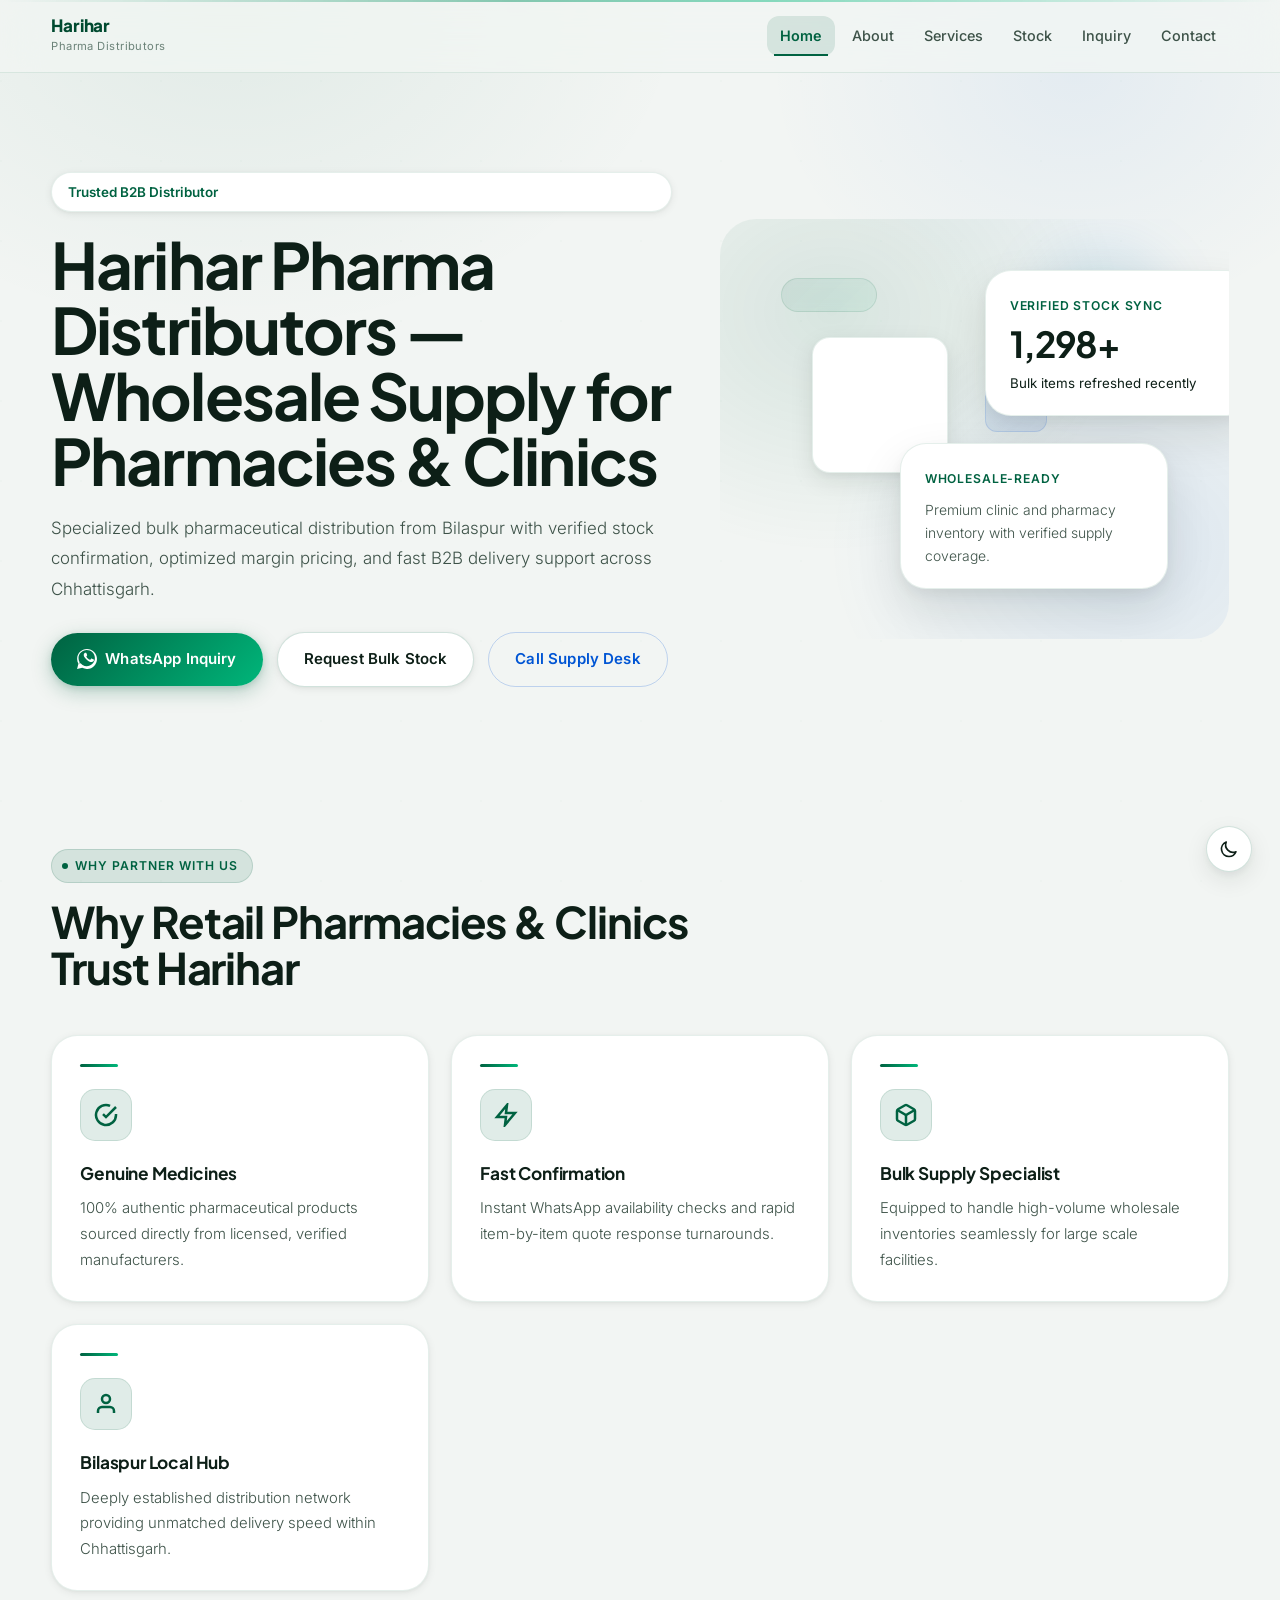
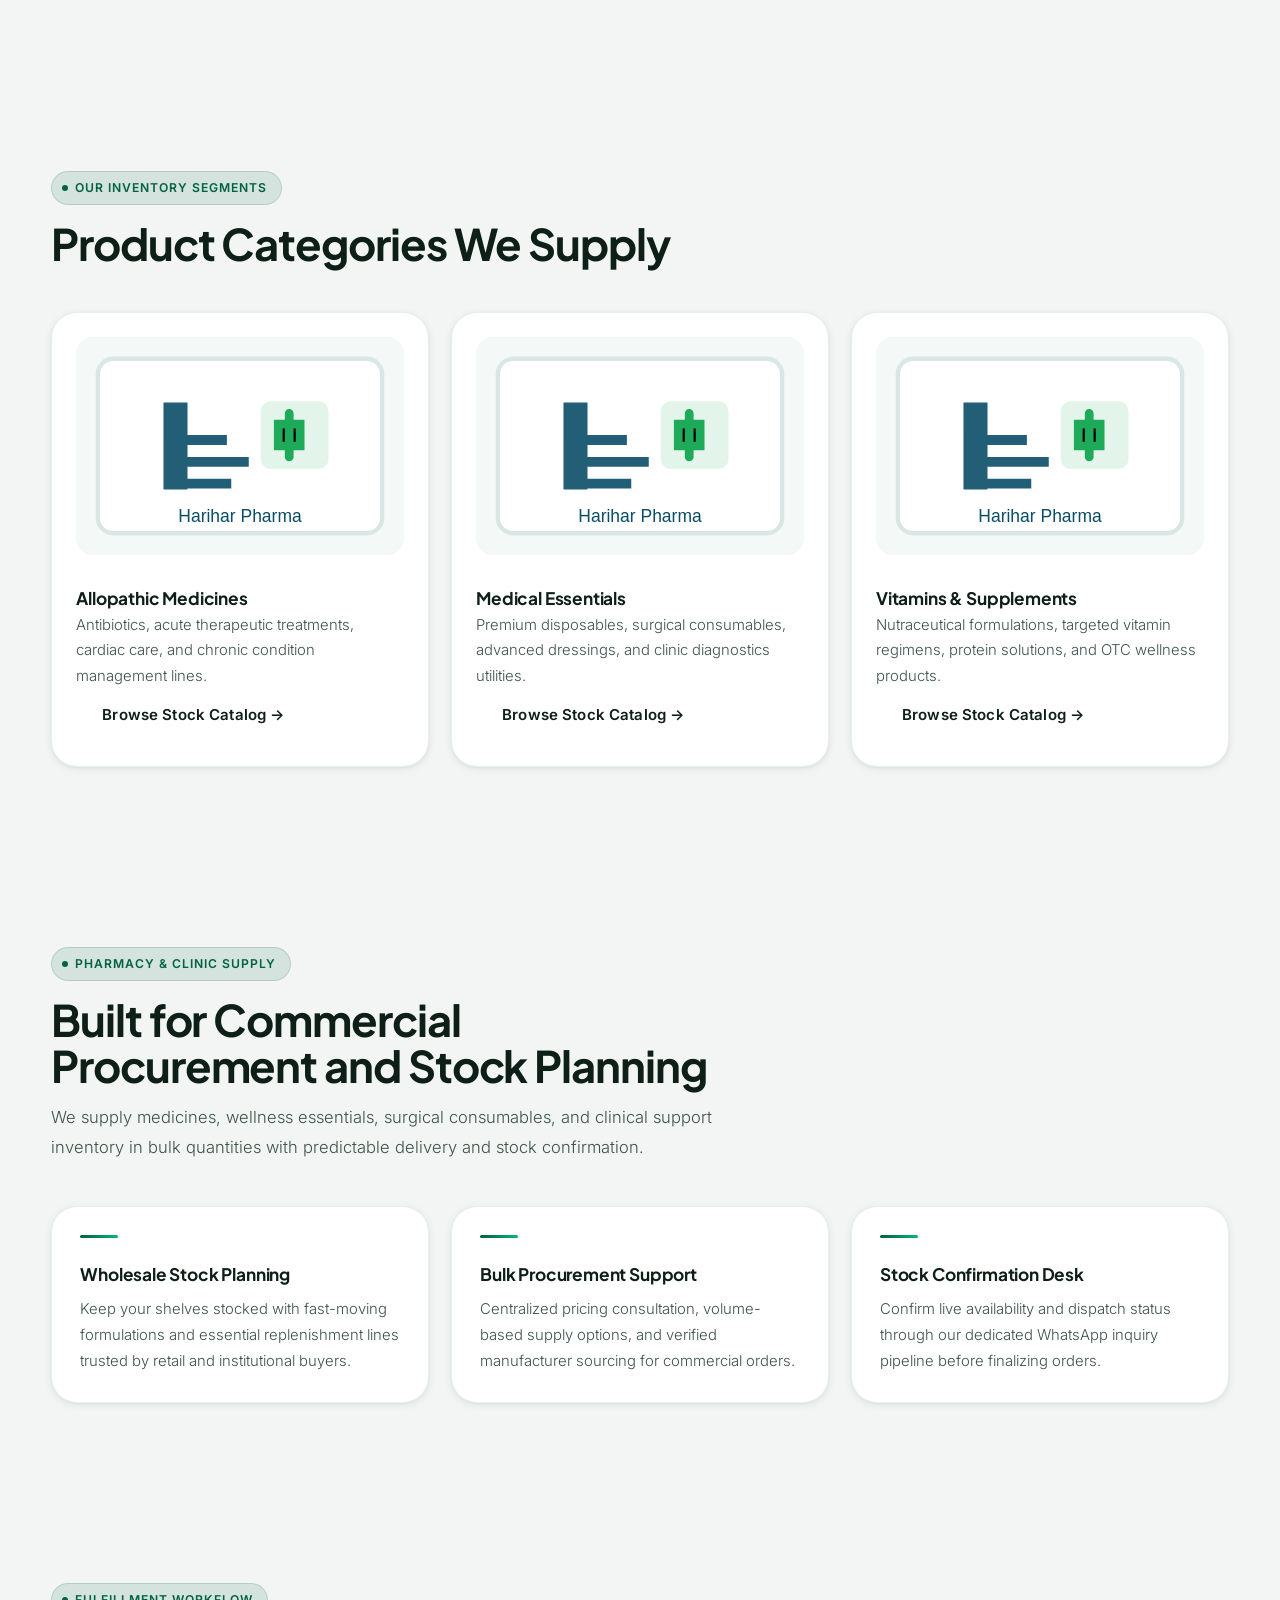
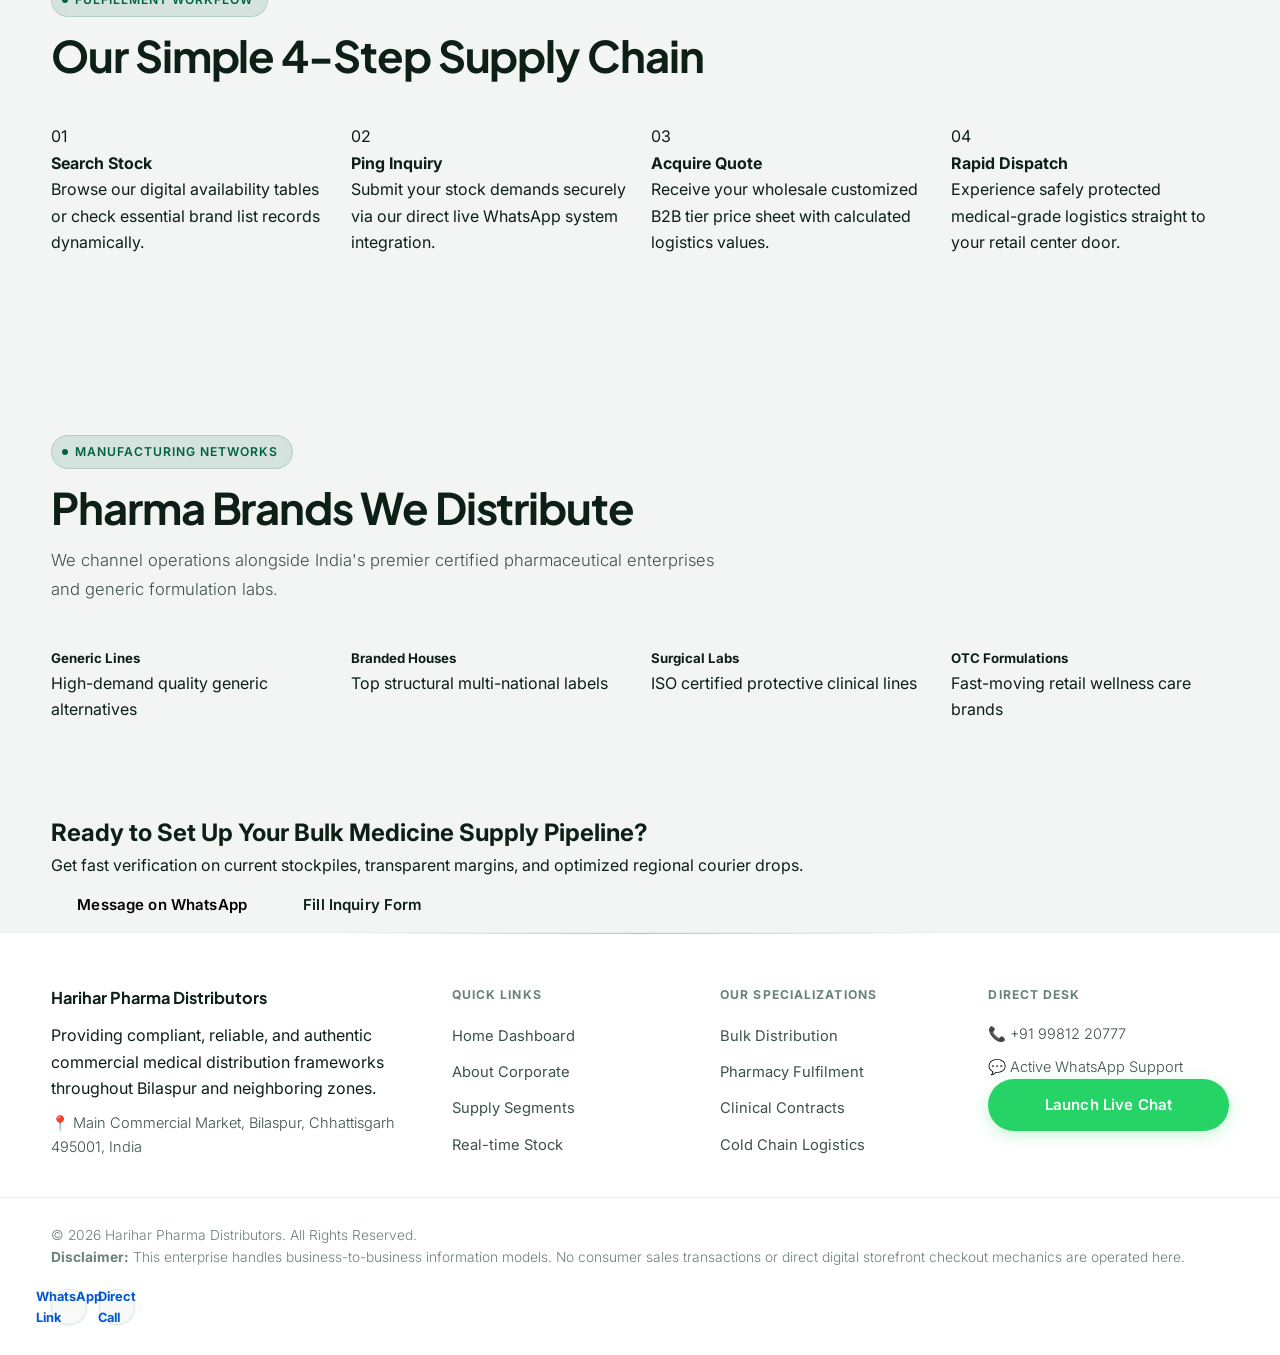
<file: index.html>
<!DOCTYPE html>
<html lang="en">
<head>
  <!-- Character Encoding & Viewport Optimization -->
  <meta charset="UTF-8">
  <meta name="viewport" content="width=device-width, initial-scale=1.0, shrink-to-fit=no">
  <meta http-equiv="X-UA-Compatible" content="IE=edge">
  
  <!-- Title & Core SEO Metadata -->
  <title>Harihar Pharma Distributors | B2B Wholesale Medicine Supplier in Bilaspur</title>
  <meta name="description" content="Harihar Pharma Distributors: Premier B2B wholesale pharmaceutical supplier in Bilaspur, Chhattisgarh. Fast WhatsApp stock confirmation, bulk medicine supply, verified authenticity. Contact +91 99812 20777.">
  <meta name="keywords" content="wholesale pharma distributor, bulk medicine supplier, pharmaceutical wholesale, Bilaspur drugs distribution, B2B pharmacy supply, generic medicines, OTC products">
  <meta name="author" content="Harihar Pharma Distributors">
  <meta name="robots" content="index, follow, max-snippet:-1, max-image-preview:large, max-video-preview:-1">
  <meta name="theme-color" content="#0A0F1D">
  
  <!-- Canonical URL & Alternate Links -->
  <link rel="canonical" href="https://hariharwholesale.example.com/index.html">
  <link rel="alternate" hreflang="en" href="https://hariharwholesale.example.com/">
  
  <!-- Open Graph Protocol Tags (Social Cards) -->
  <meta property="og:type" content="website">
  <meta property="og:site_name" content="Harihar Pharma Distributors">
  <meta property="og:locale" content="en_IN">
  <meta property="og:title" content="Harihar Pharma Distributors | B2B Wholesale Medicine Supplier">
  <meta property="og:description" content="Fast wholesale pharmaceutical supply from Bilaspur. Verified stock, competitive bulk pricing, WhatsApp support. B2B pharmacy & clinic distributor.">
  <meta property="og:image" content="https://hariharwholesale.example.com/assets/placeholder.svg">
  <meta property="og:image:width" content="1200">
  <meta property="og:image:height" content="630">
  <meta property="og:url" content="https://hariharwholesale.example.com/">
  
  <!-- Twitter Card Tags -->
  <meta name="twitter:card" content="summary_large_image">
  <meta name="twitter:site" content="@HariharPharma">
  <meta name="twitter:title" content="Harihar Pharma Distributors | B2B Wholesale Medicine">
  <meta name="twitter:description" content="Premier wholesale pharmaceutical distributor in Bilaspur. Fast stock confirmation via WhatsApp. Bulk supply for pharmacies & clinics.">
  <meta name="twitter:image" content="https://hariharwholesale.example.com/assets/placeholder.svg">
  
  <!-- Font Preloading & Performance -->
  <link rel="preconnect" href="https://fonts.googleapis.com">
  <link rel="preconnect" href="https://fonts.gstatic.com" crossorigin>
  <link href="https://fonts.googleapis.com/css2?family=Inter:wght@400;500;600;700&family=Plus+Jakarta+Sans:wght@500;700;800&display=swap" rel="stylesheet">
  
  <!-- Stylesheets -->
  <link rel="stylesheet" href="css/style.css">
  
  <!-- JSON-LD Structured Data - LocalBusiness & WholesaleStore Schema -->
  <script type="application/ld+json">
  {
    "@context": "https://schema.org",
    "@graph": [
      {
        "@type": ["LocalBusiness", "WholesaleStore"],
        "@id": "https://hariharwholesale.example.com/",
        "name": "Harihar Pharma Distributors",
        "alternateName": "Harihar Wholesale Pharmacy",
        "description": "B2B wholesale pharmaceutical distributor providing bulk medicine supply, fast stock confirmation, and reliable delivery across Bilaspur and Chhattisgarh",
        "url": "https://hariharwholesale.example.com/",
        "telephone": "+91-99812-20777",
        "contactPoint": {
          "@type": "ContactPoint",
          "contactType": "Business Inquiry",
          "telephone": "+91-99812-20777",
          "availableLanguage": ["en", "hi"]
        },
        "address": {
          "@type": "PostalAddress",
          "streetAddress": "Main Commercial Market",
          "addressLocality": "Bilaspur",
          "addressRegion": "Chhattisgarh",
          "postalCode": "495001",
          "addressCountry": "IN"
        },
        "areaServed": [
          {
            "@type": "AdministrativeArea",
            "name": "Bilaspur"
          },
          {
            "@type": "AdministrativeArea",
            "name": "Chhattisgarh"
          }
        ],
        "image": "https://hariharwholesale.example.com/assets/placeholder.svg",
        "sameAs": [
          "https://wa.me/919981220777"
        ],
        "openingHoursSpecification": [
          {
            "@type": "OpeningHoursSpecification",
            "dayOfWeek": ["Monday", "Tuesday", "Wednesday", "Thursday", "Friday"],
            "opens": "09:00",
            "closes": "18:00"
          },
          {
            "@type": "OpeningHoursSpecification",
            "dayOfWeek": "Saturday",
            "opens": "09:00",
            "closes": "14:00"
          }
        ],
        "priceRange": "$$",
        "serviceArea": [
          {
            "@type": "City",
            "name": "Bilaspur",
            "url": "https://en.wikipedia.org/wiki/Bilaspur"
          }
        ],
        "knowsAbout": [
          "Wholesale Pharmacy",
          "Pharmaceutical Distribution",
          "Bulk Medicine Supply",
          "Generic Medicines",
          "OTC Products",
          "Medical Devices"
        ]
      },
      {
        "@type": "WebSite",
        "@id": "https://hariharwholesale.example.com/#website",
        "url": "https://hariharwholesale.example.com/",
        "name": "Harihar Pharma Distributors",
        "potentialAction": {
          "@type": "SearchAction",
          "target": {
            "@type": "EntryPoint",
            "urlTemplate": "https://hariharwholesale.example.com/stock.html?q={search_term_string}"
          },
          "query-input": "required name=search_term_string"
        }
      }
    ]
  }
  </script>
</head>
<body>
  <button class="theme-toggle-btn" id="themeToggle" aria-label="Toggle display theme">
  <svg class="sun-icon" fill="none" stroke="currentColor" viewBox="0 0 24 24" stroke-width="2"><path stroke-linecap="round" stroke-linejoin="round" d="M12 3v1m0 16v1m9-9h-1M4 12H3m15.364-6.364l-.707.707M6.343 17.657l-.707.707m12.728 0l-.707-.707M6.343 6.343l-.707-.707M14 12a2 2 0 11-4 0 2 2 0 014 0z"/></svg>
  <svg class="moon-icon" fill="none" stroke="currentColor" viewBox="0 0 24 24" stroke-width="2"><path stroke-linecap="round" stroke-linejoin="round" d="M20.354 15.354A9 9 0 018.646 3.646 9.003 9.003 0 0012 21a9.003 9.003 0 008.354-5.646z"/></svg>
</button>
  <div id="site-preloader">
  <div class="loader-pulse-ring">
    <svg class="loader-icon" width="36" height="36" viewBox="0 0 24 24" fill="none" stroke="currentColor" stroke-width="2.5" stroke-linecap="round" stroke-linejoin="round">
      <line x1="12" y1="5" x2="12" y2="19"></line>
      <line x1="5" y1="12" x2="19" y2="12"></line>
    </svg>
  </div>
  <div class="loader-text">Harihar Pharma Distributors</div>
</div>
  <header class="site-header">
    <nav class="navbar container">
      <div class="navbar-brand">
        <span class="navbar-brand-main">Harihar</span>
        <span class="navbar-brand-subtitle">Pharma Distributors</span>
      </div>
      <button class="hamburger" aria-label="Toggle menu">
        <span></span>
        <span></span>
        <span></span>
      </button>
      <ul class="nav-links">
        <li><a href="index.html" class="active">Home</a></li>
        <li><a href="about.html">About</a></li>
        <li><a href="services.html">Services</a></li>
        <li><a href="stock.html">Stock</a></li>
        <li><a href="inquiry.html">Inquiry</a></li>
        <li><a href="contact.html">Contact</a></li>
      </ul>
    </nav>
  </header>

  <section class="hero">
    <div class="container hero-grid">
      <div class="hero-content">
        <span class="badge">Trusted B2B Distributor</span>
        <h1>Harihar Pharma Distributors — Wholesale Supply for Pharmacies & Clinics</h1>
        <p>Specialized bulk pharmaceutical distribution from Bilaspur with verified stock confirmation, optimized margin pricing, and fast B2B delivery support across Chhattisgarh.</p>
        <div class="hero-buttons">
          <button class="btn btn-primary-whatsapp" onclick="sendWhatsAppContact()">
            <svg width="20" height="20" viewBox="0 0 24 24" fill="currentColor"><path d="M.057 24l1.687-6.163c-1.041-1.804-1.588-3.849-1.587-5.946C.06 5.348 5.397.01 12.008.01c3.202.001 6.212 1.246 8.477 3.513 2.266 2.268 3.507 5.28 3.505 8.484-.004 6.657-5.34 11.997-11.953 11.997-2.005-.001-3.973-.502-5.713-1.455L0 24zm6.59-4.846c1.66.986 3.296 1.489 4.974 1.49 5.425 0 9.832-4.388 9.835-9.78.001-2.614-1.011-5.071-2.852-6.915C16.707 2.105 14.25 1.093 11.64 1.093c-5.43 0-9.84 4.388-9.843 9.782-.002 1.77.466 3.498 1.354 5.03l-.393 1.434 1.483-.389zm13.045-6.735c-.3-.15-1.771-.875-2.046-.975-.276-.1-.476-.15-.676.15-.2.3-.776.976-.95 1.176-.175.2-.35.225-.65.075-.301-.15-1.267-.467-2.414-1.492-.893-.797-1.496-1.783-1.671-2.083-.176-.3-.019-.462.13-.611.135-.134.3-.35.45-.525.15-.175.2-.3.3-.5.1-.2.05-.375-.025-.525-.075-.15-.676-1.628-.926-2.227-.242-.584-.49-.505-.676-.514-.175-.009-.376-.01-.576-.01-.2 0-.526.075-.802.375-.276.3-1.052 1.026-1.052 2.502s1.077 2.902 1.227 3.101c.15.2 2.117 3.232 5.129 4.532.716.31 1.275.494 1.712.633.719.228 1.374.196 1.891.119.577-.087 1.771-.725 2.022-1.425.25-.7.25-1.3.175-1.425-.076-.125-.276-.2-.576-.35z"/></svg>
            WhatsApp Inquiry
          </button>
          <a href="inquiry.html" class="btn btn-secondary">Request Bulk Stock</a>
          <a href="#" id="hero-phone-btn" class="btn btn-outline">Call Supply Desk</a>
        </div>
      </div>
      <div class="hero-image-wrapper">
        <div class="hero-accent-bg"></div>
        <div class="hero-animation-scene" aria-hidden="true">
          <div class="hero-glow-orb"></div>
          <div class="hero-pill pill-sm" data-float="0.85"></div>
          <div class="hero-pill pill-lg" data-float="1.1"></div>
          <div class="hero-cross" data-float="1.2"></div>

          <div class="hero-medical-box" data-float="1.05">
            <div class="box-top"></div>
            <div class="box-front"></div>
            <div class="box-label">H</div>
          </div>

          <div class="hero-card hero-card-left" data-float="0.95">
            <span>Verified Stock Sync</span>
            <strong id="hero-stock-count" data-target="1298">1.3K+</strong>
            <small>Bulk items refreshed recently</small>
          </div>

          <div class="hero-card hero-card-right" data-float="0.9">
            <span>Wholesale-ready</span>
            <p>Premium clinic and pharmacy inventory with verified supply coverage.</p>
          </div>
        </div>
      </div>
    </div>
  </section>

  <section class="trust-section section">
    <div class="container">
      <div class="section-header">
        <span class="section-subtitle">Why Partner With Us</span>
        <h2>Why Retail Pharmacies & Clinics Trust Harihar</h2>
      </div>
      <div class="trust-grid">
        <div class="trust-item">
          <div class="trust-icon-box">
            <svg width="24" height="24" viewBox="0 0 24 24" fill="none" stroke="currentColor" stroke-width="2.5"><path d="M22 11.08V12a10 10 0 1 1-5.93-9.14"></path><polyline points="22 4 12 14.01 9 11.01"></polyline></svg>
          </div>
          <h3>Genuine Medicines</h3>
          <p>100% authentic pharmaceutical products sourced directly from licensed, verified manufacturers.</p>
        </div>
        <div class="trust-item">
          <div class="trust-icon-box">
            <svg width="24" height="24" viewBox="0 0 24 24" fill="none" stroke="currentColor" stroke-width="2.5"><polygon points="13 2 3 14 12 14 11 22 21 10 12 10 13 2"></polygon></svg>
          </div>
          <h3>Fast Confirmation</h3>
          <p>Instant WhatsApp availability checks and rapid item-by-item quote response turnarounds.</p>
        </div>
        <div class="trust-item">
          <div class="trust-icon-box">
            <svg width="24" height="24" viewBox="0 0 24 24" fill="none" stroke="currentColor" stroke-width="2.5"><path d="M21 16V8a2 2 0 0 0-1-1.73l-7-4a2 2 0 0 0-2 0l-7 4A2 2 0 0 0 3 8v8a2 2 0 0 0 1 1.73l7 4a2 2 0 0 0 2 0l7-4A2 2 0 0 0 21 16z"></path><polyline points="3.27 6.96 12 12.01 20.73 6.96"></polyline><line x1="12" y1="22.08" x2="12" y2="12"></line></svg>
          </div>
          <h3>Bulk Supply Specialist</h3>
          <p>Equipped to handle high-volume wholesale inventories seamlessly for large scale facilities.</p>
        </div>
        <div class="trust-item">
          <div class="trust-icon-box">
            <svg width="24" height="24" viewBox="0 0 24 24" fill="none" stroke="currentColor" stroke-width="2.5"><path d="M20 21v-2a4 4 0 0 0-4-4H8a4 4 0 0 0-4 4v2"></path><circle cx="12" cy="7" r="4"></circle></svg>
          </div>
          <h3>Bilaspur Local Hub</h3>
          <p>Deeply established distribution network providing unmatched delivery speed within Chhattisgarh.</p>
        </div>
      </div>
    </div>
  </section>

  <section class="categories-section section">
    <div class="container">
      <div class="section-header">
        <span class="section-subtitle">Our Inventory Segments</span>
        <h2>Product Categories We Supply</h2>
      </div>
      <div class="grid grid-3">
        <div class="card product-card">
          <div class="card-image">
            <img src="assets/placeholder.svg" alt="Allopathic Medicines" loading="lazy" decoding="async">
          </div>
          <div class="card-body">
            <h3>Allopathic Medicines</h3>
            <p>Antibiotics, acute therapeutic treatments, cardiac care, and chronic condition management lines.</p>
            <a href="stock.html" class="btn btn-text">Browse Stock Catalog →</a>
          </div>
        </div>
        <div class="card product-card">
          <div class="card-image">
            <img src="assets/placeholder.svg" alt="Medical Essentials" loading="lazy" decoding="async">
          </div>
          <div class="card-body">
            <h3>Medical Essentials</h3>
            <p>Premium disposables, surgical consumables, advanced dressings, and clinic diagnostics utilities.</p>
            <a href="stock.html" class="btn btn-text">Browse Stock Catalog →</a>
          </div>
        </div>
        <div class="card product-card">
          <div class="card-image">
            <img src="assets/placeholder.svg" alt="Vitamins & Supplements" loading="lazy" decoding="async">
          </div>
          <div class="card-body">
            <h3>Vitamins & Supplements</h3>
            <p>Nutraceutical formulations, targeted vitamin regimens, protein solutions, and OTC wellness products.</p>
            <a href="stock.html" class="btn btn-text">Browse Stock Catalog →</a>
          </div>
        </div>
      </div>
    </div>
  </section>

  <section class="section supply-services-section">
    <div class="container">
      <div class="section-header">
        <span class="section-subtitle">Pharmacy & Clinic Supply</span>
        <h2>Built for Commercial Procurement and Stock Planning</h2>
        <p class="section-desc">We supply medicines, wellness essentials, surgical consumables, and clinical support inventory in bulk quantities with predictable delivery and stock confirmation.</p>
      </div>
      <div class="grid grid-3">
        <div class="service-display-card">
          <h3>Wholesale Stock Planning</h3>
          <p>Keep your shelves stocked with fast-moving formulations and essential replenishment lines trusted by retail and institutional buyers.</p>
        </div>
        <div class="service-display-card">
          <h3>Bulk Procurement Support</h3>
          <p>Centralized pricing consultation, volume-based supply options, and verified manufacturer sourcing for commercial orders.</p>
        </div>
        <div class="service-display-card">
          <h3>Stock Confirmation Desk</h3>
          <p>Confirm live availability and dispatch status through our dedicated WhatsApp inquiry pipeline before finalizing orders.</p>
        </div>
      </div>
    </div>
  </section>

  <section class="process-section section">
    <div class="container">
      <div class="section-header">
        <span class="section-subtitle">Fulfillment Workflow</span>
        <h2>Our Simple 4-Step Supply Chain</h2>
      </div>
      <div class="grid grid-4 process-grid">
        <div class="process-step">
          <div class="step-number">01</div>
          <h4>Search Stock</h4>
          <p>Browse our digital availability tables or check essential brand list records dynamically.</p>
        </div>
        <div class="process-step">
          <div class="step-number">02</div>
          <h4>Ping Inquiry</h4>
          <p>Submit your stock demands securely via our direct live WhatsApp system integration.</p>
        </div>
        <div class="process-step">
          <div class="step-number">03</div>
          <h4>Acquire Quote</h4>
          <p>Receive your wholesale customized B2B tier price sheet with calculated logistics values.</p>
        </div>
        <div class="process-step">
          <div class="step-number">04</div>
          <h4>Rapid Dispatch</h4>
          <p>Experience safely protected medical-grade logistics straight to your retail center door.</p>
        </div>
      </div>
    </div>
  </section>

  <section class="brands-section section">
    <div class="container">
      <div class="section-header">
        <span class="section-subtitle">Manufacturing Networks</span>
        <h2>Pharma Brands We Distribute</h2>
        <p class="section-desc">We channel operations alongside India's premier certified pharmaceutical enterprises and generic formulation labs.</p>
      </div>
      <div class="grid grid-4 brand-grid">
        <div class="brand-item">
          <h5>Generic Lines</h5>
          <p>High-demand quality generic alternatives</p>
        </div>
        <div class="brand-item">
          <h5>Branded Houses</h5>
          <p>Top structural multi-national labels</p>
        </div>
        <div class="brand-item">
          <h5>Surgical Labs</h5>
          <p>ISO certified protective clinical lines</p>
        </div>
        <div class="brand-item">
          <h5>OTC Formulations</h5>
          <p>Fast-moving retail wellness care brands</p>
        </div>
      </div>
    </div>
  </section>

  <section class="cta-section">
    <div class="container cta-container">
      <div class="cta-content">
        <h2>Ready to Set Up Your Bulk Medicine Supply Pipeline?</h2>
        <p>Get fast verification on current stockpiles, transparent margins, and optimized regional courier drops.</p>
      </div>
      <div class="cta-actions">
        <button class="btn btn-white" onclick="sendWhatsAppContact()">Message on WhatsApp</button>
        <a href="inquiry.html" class="btn btn-outline-white">Fill Inquiry Form</a>
      </div>
    </div>
  </section>

  <footer class="site-footer">
    <div class="container footer-grid">
      <div class="footer-brand-side">
        <h3>Harihar Pharma Distributors</h3>
        <p>Providing compliant, reliable, and authentic commercial medical distribution frameworks throughout Bilaspur and neighboring zones.</p>
        <p class="footer-location" id="footer-address-slot">📍 Bilaspur, Chhattisgarh, India</p>
      </div>
      <div class="footer-links-column">
        <h4>Quick Links</h4>
        <ul>
          <li><a href="index.html">Home Dashboard</a></li>
          <li><a href="about.html">About Corporate</a></li>
          <li><a href="services.html">Supply Segments</a></li>
          <li><a href="stock.html">Real-time Stock</a></li>
        </ul>
      </div>
      <div class="footer-links-column">
        <h4>Our Specializations</h4>
        <ul>
          <li><a href="services.html">Bulk Distribution</a></li>
          <li><a href="services.html">Pharmacy Fulfilment</a></li>
          <li><a href="services.html">Clinical Contracts</a></li>
          <li><a href="services.html">Cold Chain Logistics</a></li>
        </ul>
      </div>
      <div class="footer-links-column">
        <h4>Direct Desk</h4>
        <p class="footer-contact-item" id="footer-phone-slot">📞 +91 99812 20777</p>
        <p class="footer-contact-item">💬 Active WhatsApp Support</p>
        <button class="btn btn-whatsapp-footer" onclick="sendWhatsAppContact()">Launch Live Chat</button>
      </div>
    </div>
    <div class="footer-bottom">
      <div class="container footer-bottom-flex">
        <p class="footer-disclaimer">
          &copy; 2026 Harihar Pharma Distributors. All Rights Reserved. <br>
          <span><strong>Disclaimer:</strong> This enterprise handles business-to-business information models. No consumer sales transactions or direct digital storefront checkout mechanics are operated here.</span>
        </p>
        <div class="footer-socials">
          <a href="#" id="footer-wa-link" target="_blank">WhatsApp Link</a>
          <a href="#" id="footer-call-link">Direct Call</a>
        </div>
      </div>
    </div>
  </footer>

  <script src="js/script.js"></script>
</body>
</html>
</file>
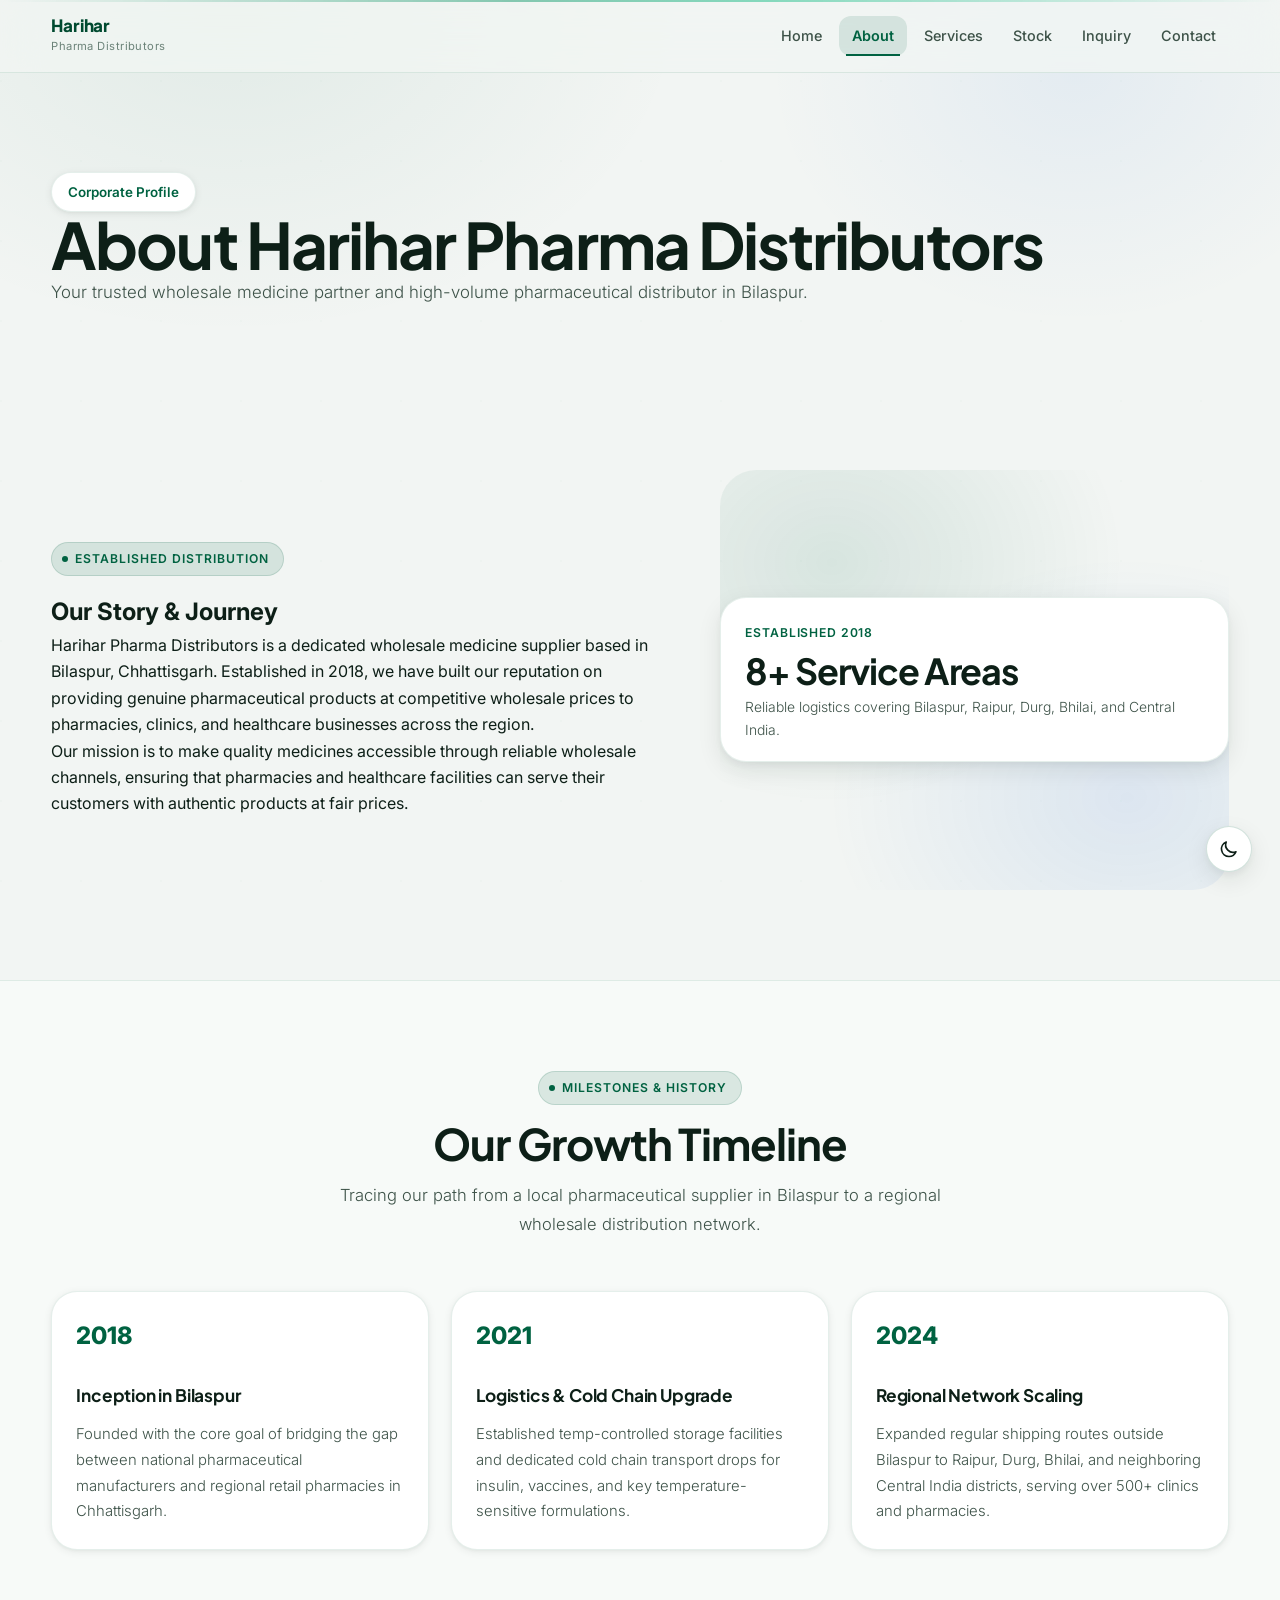
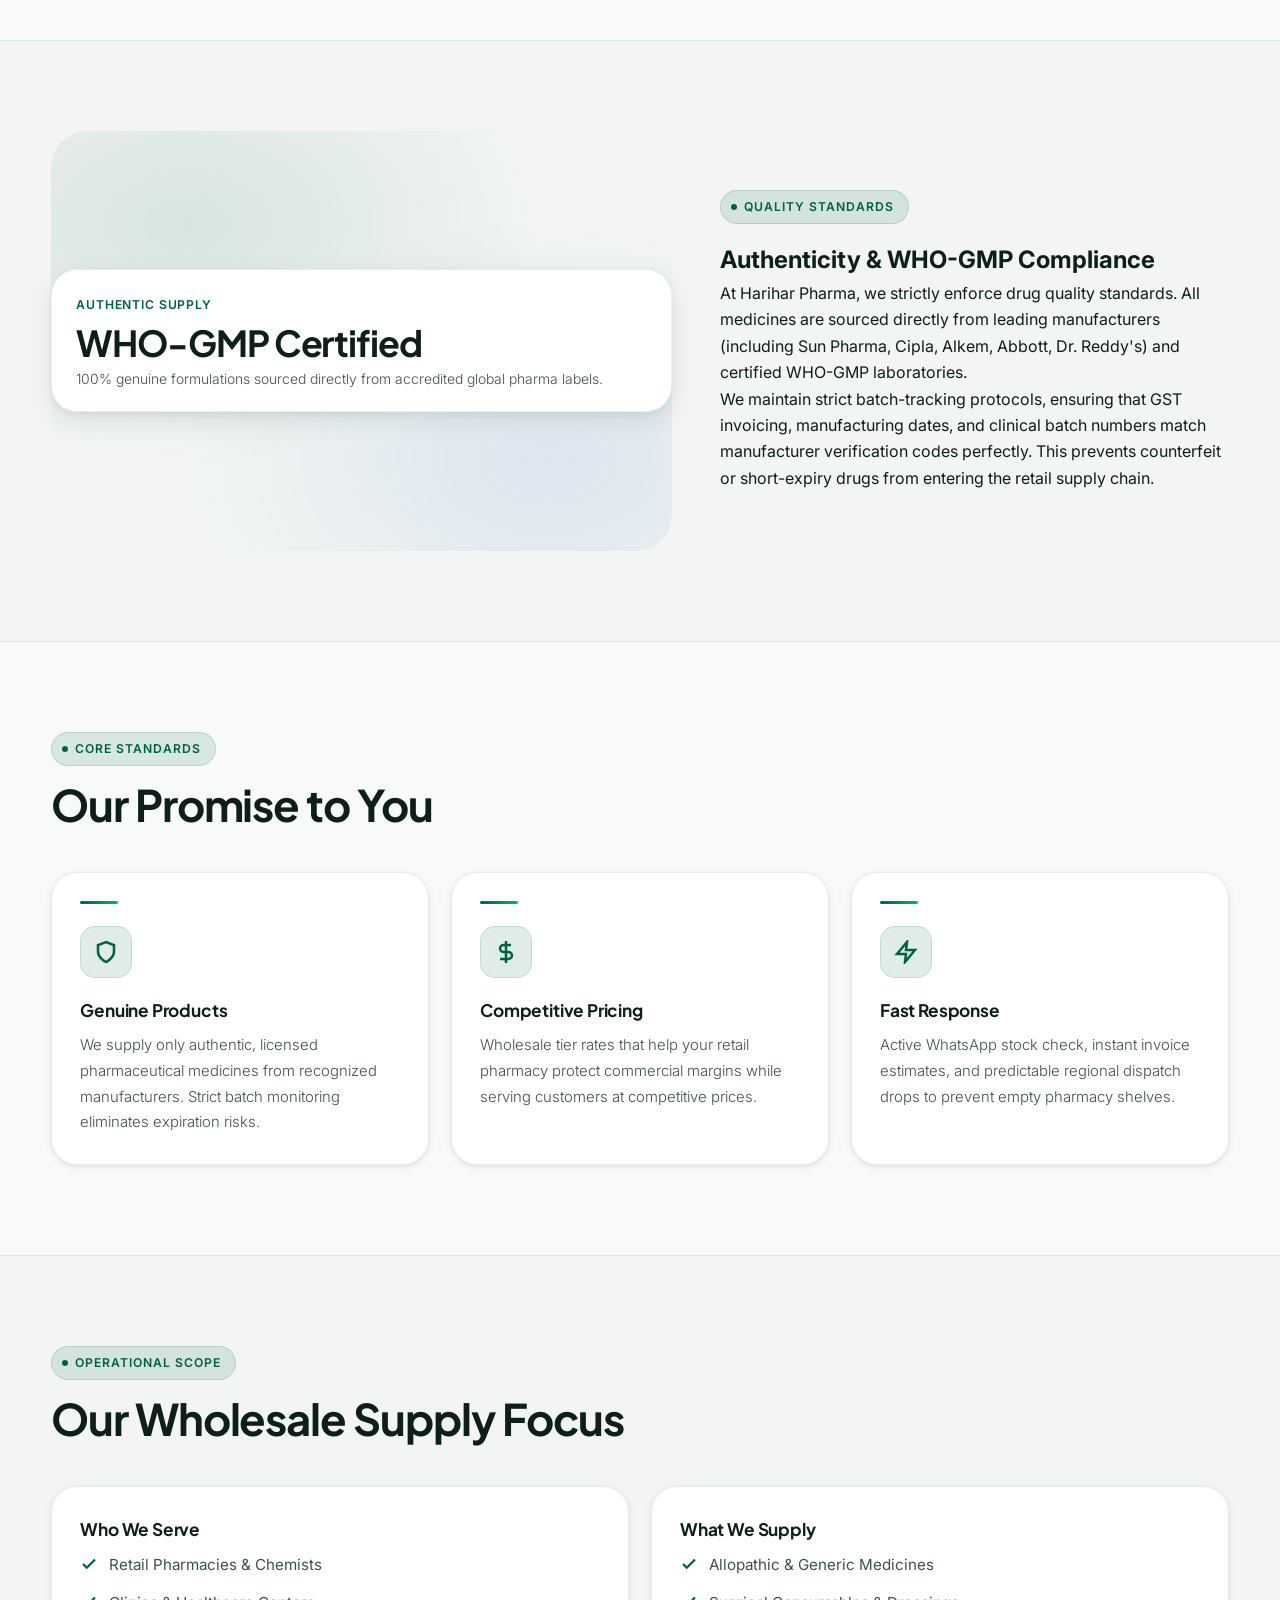
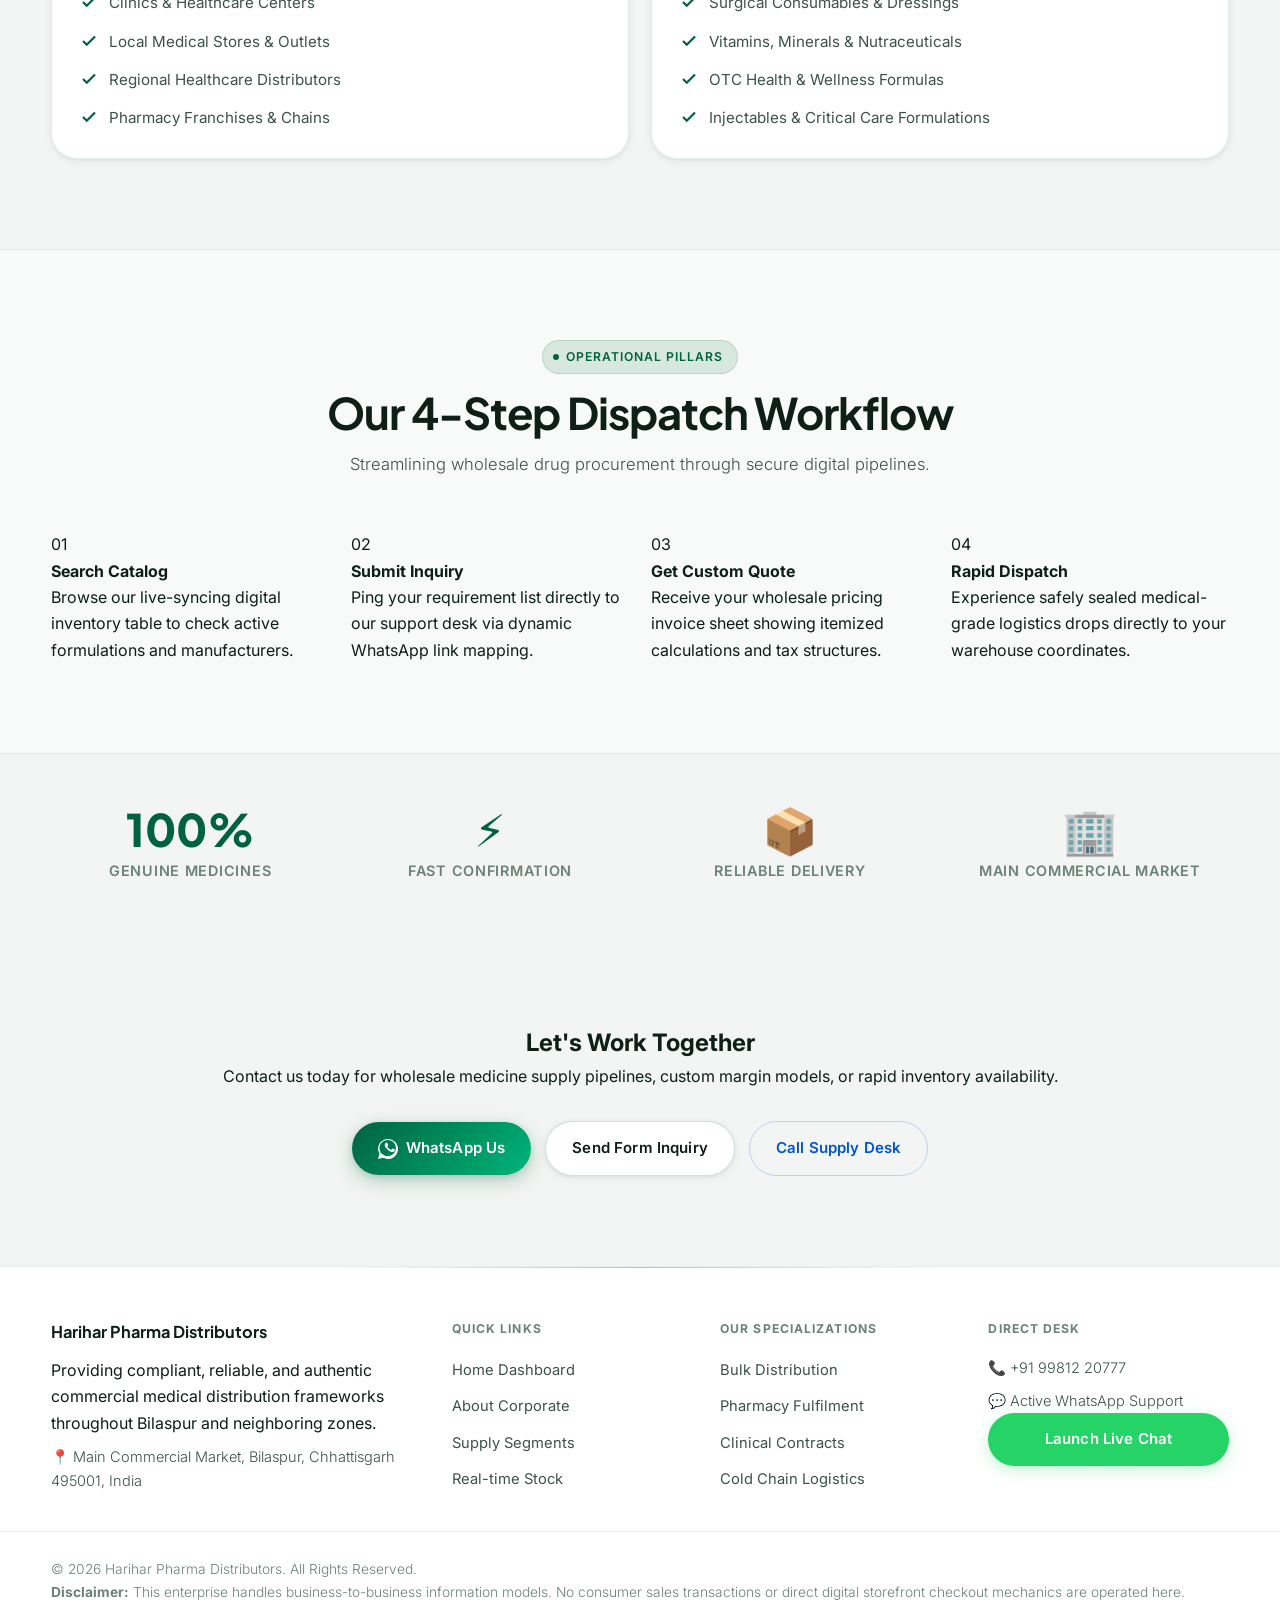
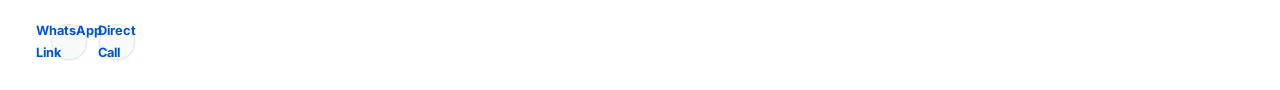
<file: about.html>
<!DOCTYPE html>
<html lang="en">
<head>
  <meta charset="UTF-8">
  <meta name="viewport" content="width=device-width, initial-scale=1.0">
  <title>About Us - Harihar Pharma Distributors</title>
  <link rel="preconnect" href="https://fonts.googleapis.com">
  <link rel="preconnect" href="https://fonts.gstatic.com" crossorigin>
  <link href="https://fonts.googleapis.com/css2?family=Inter:wght@400;500;600;700&family=Plus+Jakarta+Sans:wght@500;700;800&display=swap" rel="stylesheet">
  <meta name="description" content="Learn about Harihar Pharma Distributors, the dependable wholesale medicine supplier in Bilaspur providing authentic pharmaceutical products, regional distribution, and fast service for pharmacies and clinics.">
  <meta name="keywords" content="wholesale pharma about, Bilaspur medical distributor, pharmacy supplier, pharma wholesale reputation, medical business profile">
  <meta name="author" content="Harihar Pharma Distributors">
  <meta name="theme-color" content="#0A4D68">
  <meta property="og:type" content="article">
  <meta property="og:site_name" content="Harihar Pharma Distributors">
  <meta property="og:title" content="About Harihar Pharma Distributors">
  <meta property="og:description" content="Trusted wholesale medicine distribution for pharmacies, clinics, and healthcare providers in Bilaspur with authentic products and fast delivery.">
  <meta property="og:image" content="assets/placeholder.svg">
  <meta property="og:url" content="https://hariharwholesale.example.com/about.html">
  <meta name="twitter:card" content="summary_large_image">
  <meta name="twitter:title" content="About Harihar Pharma Distributors">
  <meta name="twitter:description" content="Learn about Harihar Pharma Distributors, the dependable wholesale medicine supplier for B2B pharmacies and clinics in Bilaspur.">
  <link rel="stylesheet" href="css/style.css">
</head>
<body>
  <button class="theme-toggle-btn" id="themeToggle" aria-label="Toggle display theme">
    <svg class="sun-icon" fill="none" stroke="currentColor" viewBox="0 0 24 24" stroke-width="2"><path stroke-linecap="round" stroke-linejoin="round" d="M12 3v1m0 16v1m9-9h-1M4 12H3m15.364-6.364l-.707.707M6.343 17.657l-.707.707m12.728 0l-.707-.707M6.343 6.343l-.707-.707M14 12a2 2 0 11-4 0 2 2 0 014 0z"/></svg>
    <svg class="moon-icon" fill="none" stroke="currentColor" viewBox="0 0 24 24" stroke-width="2"><path stroke-linecap="round" stroke-linejoin="round" d="M20.354 15.354A9 9 0 018.646 3.646 9.003 9.003 0 0012 21a9.003 9.003 0 008.354-5.646z"/></svg>
  </button>
  <div id="site-preloader">
  <div class="loader-pulse-ring">
    <svg class="loader-icon" width="36" height="36" viewBox="0 0 24 24" fill="none" stroke="currentColor" stroke-width="2.5" stroke-linecap="round" stroke-linejoin="round">
      <line x1="12" y1="5" x2="12" y2="19"></line>
      <line x1="5" y1="12" x2="19" y2="12"></line>
    </svg>
  </div>
  <div class="loader-text">Harihar Pharma Distributors</div>
</div>
  <header class="site-header">
    <nav class="navbar container">
      <div class="navbar-brand">
        <span class="navbar-brand-main">Harihar</span>
        <span class="navbar-brand-subtitle">Pharma Distributors</span>
      </div>
      <button class="hamburger" aria-label="Toggle menu">
        <span></span>
        <span></span>
        <span></span>
      </button>
      <ul class="nav-links">
        <li><a href="index.html">Home</a></li>
        <li><a href="about.html" class="active">About</a></li>
        <li><a href="services.html">Services</a></li>
        <li><a href="stock.html">Stock</a></li>
        <li><a href="inquiry.html">Inquiry</a></li>
        <li><a href="contact.html">Contact</a></li>
      </ul>
    </nav>
  </header>

  <section class="hero static-hero">
    <div class="container">
      <span class="badge">Corporate Profile</span>
      <h1>About Harihar Pharma Distributors</h1>
      <p>Your trusted wholesale medicine partner and high-volume pharmaceutical distributor in Bilaspur.</p>
    </div>
  </section>

  <section class="section base-story-section">
    <div class="container">
      <div class="hero-grid">
        <div class="story-text">
          <span class="section-subtitle">Established Distribution</span>
          <h2>Our Story & Journey</h2>
          <p>Harihar Pharma Distributors is a dedicated wholesale medicine supplier based in Bilaspur, Chhattisgarh. Established in 2018, we have built our reputation on providing genuine pharmaceutical products at competitive wholesale prices to pharmacies, clinics, and healthcare businesses across the region.</p>
          <p>Our mission is to make quality medicines accessible through reliable wholesale channels, ensuring that pharmacies and healthcare facilities can serve their customers with authentic products at fair prices.</p>
        </div>
        <div class="hero-image-wrapper">
          <div class="hero-accent-bg"></div>
          <div class="hero-card" style="position:relative; width:100%; animation:none; opacity:1; transform:none; box-shadow:var(--sh-md);">
            <span>Established 2018</span>
            <strong>8+ Service Areas</strong>
            <p>Reliable logistics covering Bilaspur, Raipur, Durg, Bhilai, and Central India.</p>
          </div>
        </div>
      </div>
    </div>
  </section>

  <!-- Expanded Section: Corporate Timeline -->
  <section class="section timeline-section" style="background: var(--bg-soft); border-top: 1px solid var(--bd); border-bottom: 1px solid var(--bd);">
    <div class="container">
      <div class="section-header" style="margin: 0 auto 52px auto; text-align: center;">
        <span class="section-subtitle">Milestones & History</span>
        <h2>Our Growth Timeline</h2>
        <p class="section-desc">Tracing our path from a local pharmaceutical supplier in Bilaspur to a regional wholesale distribution network.</p>
      </div>
      <div class="grid grid-3" style="margin-top: 24px;">
        <div class="card product-card asset-fade">
          <div style="font-size: 1.5rem; font-weight: 800; color: var(--primary); margin-bottom: 12px;">2018</div>
          <h3>Inception in Bilaspur</h3>
          <p>Founded with the core goal of bridging the gap between national pharmaceutical manufacturers and regional retail pharmacies in Chhattisgarh.</p>
        </div>
        <div class="card product-card asset-fade">
          <div style="font-size: 1.5rem; font-weight: 800; color: var(--primary); margin-bottom: 12px;">2021</div>
          <h3>Logistics & Cold Chain Upgrade</h3>
          <p>Established temp-controlled storage facilities and dedicated cold chain transport drops for insulin, vaccines, and key temperature-sensitive formulations.</p>
        </div>
        <div class="card product-card asset-fade">
          <div style="font-size: 1.5rem; font-weight: 800; color: var(--primary); margin-bottom: 12px;">2024</div>
          <h3>Regional Network Scaling</h3>
          <p>Expanded regular shipping routes outside Bilaspur to Raipur, Durg, Bhilai, and neighboring Central India districts, serving over 500+ clinics and pharmacies.</p>
        </div>
      </div>
    </div>
  </section>

  <!-- Expanded Section: Compliance & Quality Assurance -->
  <section class="section compliance-section">
    <div class="container">
      <div class="hero-grid" style="align-items: center;">
        <div class="hero-image-wrapper">
          <div class="hero-accent-bg"></div>
          <div class="hero-card" style="position:relative; width:100%; animation:none; opacity:1; transform:none; box-shadow:var(--sh-md);">
            <span>Authentic Supply</span>
            <strong>WHO-GMP Certified</strong>
            <p>100% genuine formulations sourced directly from accredited global pharma labels.</p>
          </div>
        </div>
        <div class="compliance-text">
          <span class="section-subtitle">Quality Standards</span>
          <h2>Authenticity & WHO-GMP Compliance</h2>
          <p>At Harihar Pharma, we strictly enforce drug quality standards. All medicines are sourced directly from leading manufacturers (including Sun Pharma, Cipla, Alkem, Abbott, Dr. Reddy's) and certified WHO-GMP laboratories.</p>
          <p>We maintain strict batch-tracking protocols, ensuring that GST invoicing, manufacturing dates, and clinical batch numbers match manufacturer verification codes perfectly. This prevents counterfeit or short-expiry drugs from entering the retail supply chain.</p>
        </div>
      </div>
    </div>
  </section>

  <section class="trust-section section" style="background: var(--bg-soft); border-top: 1px solid var(--bd); border-bottom: 1px solid var(--bd);">
    <div class="container">
      <div class="section-header">
        <span class="section-subtitle">Core Standards</span>
        <h2>Our Promise to You</h2>
      </div>
      <div class="trust-grid">
        <div class="trust-item">
          <div class="trust-icon-box">
            <svg width="24" height="24" viewBox="0 0 24 24" fill="none" stroke="currentColor" stroke-width="2.5"><path d="M12 22s8-4 8-10V5l-8-3-8 3v7c0 6 8 10 8 10z"/></svg>
          </div>
          <h3>Genuine Products</h3>
          <p>We supply only authentic, licensed pharmaceutical medicines from recognized manufacturers. Strict batch monitoring eliminates expiration risks.</p>
        </div>
        <div class="trust-item">
          <div class="trust-icon-box">
            <svg width="24" height="24" viewBox="0 0 24 24" fill="none" stroke="currentColor" stroke-width="2.5"><line x1="12" y1="1" x2="12" y2="23"></line><path d="M17 5H9.5a3.5 3.5 0 0 0 0 7h5a3.5 3.5 0 0 1 0 7H6"></path></svg>
          </div>
          <h3>Competitive Pricing</h3>
          <p>Wholesale tier rates that help your retail pharmacy protect commercial margins while serving customers at competitive prices.</p>
        </div>
        <div class="trust-item">
          <div class="trust-icon-box">
            <svg width="24" height="24" viewBox="0 0 24 24" fill="none" stroke="currentColor" stroke-width="2.5"><polygon points="13 2 3 14 12 14 11 22 21 10 12 10 13 2"></polygon></svg>
          </div>
          <h3>Fast Response</h3>
          <p>Active WhatsApp stock check, instant invoice estimates, and predictable regional dispatch drops to prevent empty pharmacy shelves.</p>
        </div>
      </div>
    </div>
  </section>

  <section class="section focus-section">
    <div class="container">
      <div class="section-header">
        <span class="section-subtitle">Operational Scope</span>
        <h2>Our Wholesale Supply Focus</h2>
      </div>
      <div class="grid grid-2 focus-grid">
        <div class="focus-card">
          <h3>Who We Serve</h3>
          <ul class="focus-list">
            <li>
              <svg width="18" height="18" viewBox="0 0 24 24" fill="none" stroke="currentColor" stroke-width="3"><polyline points="20 6 9 17 4 12"/></svg>
              <span>Retail Pharmacies & Chemists</span>
            </li>
            <li>
              <svg width="18" height="18" viewBox="0 0 24 24" fill="none" stroke="currentColor" stroke-width="3"><polyline points="20 6 9 17 4 12"/></svg>
              <span>Clinics & Healthcare Centers</span>
            </li>
            <li>
              <svg width="18" height="18" viewBox="0 0 24 24" fill="none" stroke="currentColor" stroke-width="3"><polyline points="20 6 9 17 4 12"/></svg>
              <span>Local Medical Stores & Outlets</span>
            </li>
            <li>
              <svg width="18" height="18" viewBox="0 0 24 24" fill="none" stroke="currentColor" stroke-width="3"><polyline points="20 6 9 17 4 12"/></svg>
              <span>Regional Healthcare Distributors</span>
            </li>
            <li>
              <svg width="18" height="18" viewBox="0 0 24 24" fill="none" stroke="currentColor" stroke-width="3"><polyline points="20 6 9 17 4 12"/></svg>
              <span>Pharmacy Franchises & Chains</span>
            </li>
          </ul>
        </div>
        <div class="focus-card">
          <h3>What We Supply</h3>
          <ul class="focus-list">
            <li>
              <svg width="18" height="18" viewBox="0 0 24 24" fill="none" stroke="currentColor" stroke-width="3"><polyline points="20 6 9 17 4 12"/></svg>
              <span>Allopathic & Generic Medicines</span>
            </li>
            <li>
              <svg width="18" height="18" viewBox="0 0 24 24" fill="none" stroke="currentColor" stroke-width="3"><polyline points="20 6 9 17 4 12"/></svg>
              <span>Surgical Consumables & Dressings</span>
            </li>
            <li>
              <svg width="18" height="18" viewBox="0 0 24 24" fill="none" stroke="currentColor" stroke-width="3"><polyline points="20 6 9 17 4 12"/></svg>
              <span>Vitamins, Minerals & Nutraceuticals</span>
            </li>
            <li>
              <svg width="18" height="18" viewBox="0 0 24 24" fill="none" stroke="currentColor" stroke-width="3"><polyline points="20 6 9 17 4 12"/></svg>
              <span>OTC Health & Wellness Formulas</span>
            </li>
            <li>
              <svg width="18" height="18" viewBox="0 0 24 24" fill="none" stroke="currentColor" stroke-width="3"><polyline points="20 6 9 17 4 12"/></svg>
              <span>Injectables & Critical Care Formulations</span>
            </li>
          </ul>
        </div>
      </div>
    </div>
  </section>

  <!-- Expanded Section: B2B Operational Pillars Grid -->
  <section class="section process-section" style="background: var(--bg-soft); border-top: 1px solid var(--bd); border-bottom: 1px solid var(--bd);">
    <div class="container">
      <div class="section-header" style="margin: 0 auto 52px auto; text-align: center;">
        <span class="section-subtitle">Operational Pillars</span>
        <h2>Our 4-Step Dispatch Workflow</h2>
        <p class="section-desc">Streamlining wholesale drug procurement through secure digital pipelines.</p>
      </div>
      <div class="grid grid-4 process-grid">
        <div class="process-step">
          <div class="step-number">01</div>
          <h4>Search Catalog</h4>
          <p>Browse our live-syncing digital inventory table to check active formulations and manufacturers.</p>
        </div>
        <div class="process-step">
          <div class="step-number">02</div>
          <h4>Submit Inquiry</h4>
          <p>Ping your requirement list directly to our support desk via dynamic WhatsApp link mapping.</p>
        </div>
        <div class="process-step">
          <div class="step-number">03</div>
          <h4>Get Custom Quote</h4>
          <p>Receive your wholesale pricing invoice sheet showing itemized calculations and tax structures.</p>
        </div>
        <div class="process-step">
          <div class="step-number">04</div>
          <h4>Rapid Dispatch</h4>
          <p>Experience safely sealed medical-grade logistics drops directly to your warehouse coordinates.</p>
        </div>
      </div>
    </div>
  </section>

  <section class="counters-section" style="padding: 50px 0;">
    <div class="container">
      <div class="grid grid-4 text-center">
        <div class="counter-item">
          <p class="counter-num" style="color: var(--primary); font-family: var(--font-head); font-weight:800; font-size: 2.8rem; line-height: 1.1; margin-bottom: 6px;">100%</p>
          <p class="counter-label" style="font-size: 0.9rem; font-weight:600; color: var(--text-soft); text-transform: uppercase; letter-spacing:0.05em;">Genuine Medicines</p>
        </div>
        <div class="counter-item">
          <div class="counter-num" style="color: var(--primary); font-family: var(--font-head); font-weight:800; font-size: 2.8rem; line-height: 1.1; margin-bottom: 6px;">⚡</div>
          <p class="counter-label" style="font-size: 0.9rem; font-weight:600; color: var(--text-soft); text-transform: uppercase; letter-spacing:0.05em;">Fast Confirmation</p>
        </div>
        <div class="counter-item">
          <div class="counter-num" style="color: var(--primary); font-family: var(--font-head); font-weight:800; font-size: 2.8rem; line-height: 1.1; margin-bottom: 6px;">📦</div>
          <p class="counter-label" style="font-size: 0.9rem; font-weight:600; color: var(--text-soft); text-transform: uppercase; letter-spacing:0.05em;">Reliable Delivery</p>
        </div>
        <div class="counter-item">
          <div class="counter-num" style="color: var(--primary); font-family: var(--font-head); font-weight:800; font-size: 2.8rem; line-height: 1.1; margin-bottom: 6px;">🏢</div>
          <p class="counter-label" id="about-address-card" style="font-size: 0.9rem; font-weight:600; color: var(--text-soft); text-transform: uppercase; letter-spacing:0.05em;">Distributor Hub</p>
        </div>
      </div>
    </div>
  </section>

  <section class="section cta-minimal-section">
    <div class="container text-center">
      <h2>Let's Work Together</h2>
      <p>Contact us today for wholesale medicine supply pipelines, custom margin models, or rapid inventory availability.</p>
      <div class="hero-buttons" style="justify-content: center; margin-top: 32px;">
        <button class="btn btn-primary-whatsapp" onclick="sendWhatsAppContact()">
          <svg width="20" height="20" viewBox="0 0 24 24" fill="currentColor"><path d="M.057 24l1.687-6.163c-1.041-1.804-1.588-3.849-1.587-5.946C.06 5.348 5.397.01 12.008.01c3.202.001 6.212 1.246 8.477 3.513 2.266 2.268 3.507 5.28 3.505 8.484-.004 6.657-5.34 11.997-11.953 11.997-2.005-.001-3.973-.502-5.713-1.455L0 24zm6.59-4.846c1.66.986 3.296 1.489 4.974 1.49 5.425 0 9.832-4.388 9.835-9.78.001-2.614-1.011-5.071-2.852-6.915C16.707 2.105 14.25 1.093 11.64 1.093c-5.43 0-9.84 4.388-9.843 9.782-.002 1.77.466 3.498 1.354 5.03l-.393 1.434 1.483-.389zm13.045-6.735c-.3-.15-1.771-.875-2.046-.975-.276-.1-.476-.15-.676.15-.2.3-.776.976-.95 1.176-.175.2-.35.225-.65.075-.301-.15-1.267-.467-2.414-1.492-.893-.797-1.496-1.783-1.671-2.083-.176-.3-.019-.462.13-.611.135-.134.3-.35.45-.525.15-.175.2-.3.3-.5.1-.2.05-.375-.025-.525-.075-.15-.676-1.628-.926-2.227-.242-.584-.49-.505-.676-.514-.175-.009-.376-.01-.576-.01-.2 0-.526.075-.802.375-.276.3-1.052 1.026-1.052 2.502s1.077 2.902 1.227 3.101c.15.2 2.117 3.232 5.129 4.532.716.31 1.275.494 1.712.633.719.228 1.374.196 1.891.119.577-.087 1.771-.725 2.022-1.425.25-.7.25-1.3.175-1.425-.076-.125-.276-.2-.576-.35z"/></svg>
          WhatsApp Us
        </button>
        <a href="inquiry.html" class="btn btn-secondary">Send Form Inquiry</a>
        <a href="#" id="about-phone-btn" class="btn btn-outline">Call Supply Desk</a>
      </div>
    </div>
  </section>

  <footer class="site-footer">
    <div class="container footer-grid">
      <div class="footer-brand-side">
        <h3>Harihar Pharma Distributors</h3>
        <p>Providing compliant, reliable, and authentic commercial medical distribution frameworks throughout Bilaspur and neighboring zones.</p>
        <p class="footer-location" id="footer-address-slot">📍 Bilaspur, Chhattisgarh, India</p>
      </div>
      <div class="footer-links-column">
        <h4>Quick Links</h4>
        <ul>
          <li><a href="index.html">Home Dashboard</a></li>
          <li><a href="about.html">About Corporate</a></li>
          <li><a href="services.html">Supply Segments</a></li>
          <li><a href="stock.html">Real-time Stock</a></li>
        </ul>
      </div>
      <div class="footer-links-column">
        <h4>Our Specializations</h4>
        <ul>
          <li><a href="services.html">Bulk Distribution</a></li>
          <li><a href="services.html">Pharmacy Fulfilment</a></li>
          <li><a href="services.html">Clinical Contracts</a></li>
          <li><a href="services.html">Cold Chain Logistics</a></li>
        </ul>
      </div>
      <div class="footer-links-column">
        <h4>Direct Desk</h4>
        <p class="footer-contact-item" id="footer-phone-slot">📞 +91 99812 20777</p>
        <p class="footer-contact-item">💬 Active WhatsApp Support</p>
        <button class="btn btn-whatsapp-footer" onclick="sendWhatsAppContact()">Launch Live Chat</button>
      </div>
    </div>
    <div class="footer-bottom">
      <div class="container footer-bottom-flex">
        <p class="footer-disclaimer">
          &copy; 2026 Harihar Pharma Distributors. All Rights Reserved. <br>
          <span><strong>Disclaimer:</strong> This enterprise handles business-to-business information models. No consumer sales transactions or direct digital storefront checkout mechanics are operated here.</span>
        </p>
        <div class="footer-socials">
          <a href="#" id="footer-wa-link" target="_blank">WhatsApp Link</a>
          <a href="#" id="footer-call-link">Direct Call</a>
        </div>
      </div>
    </div>
  </footer>

  <script src="js/script.js"></script>
</body>
</html>
</file>
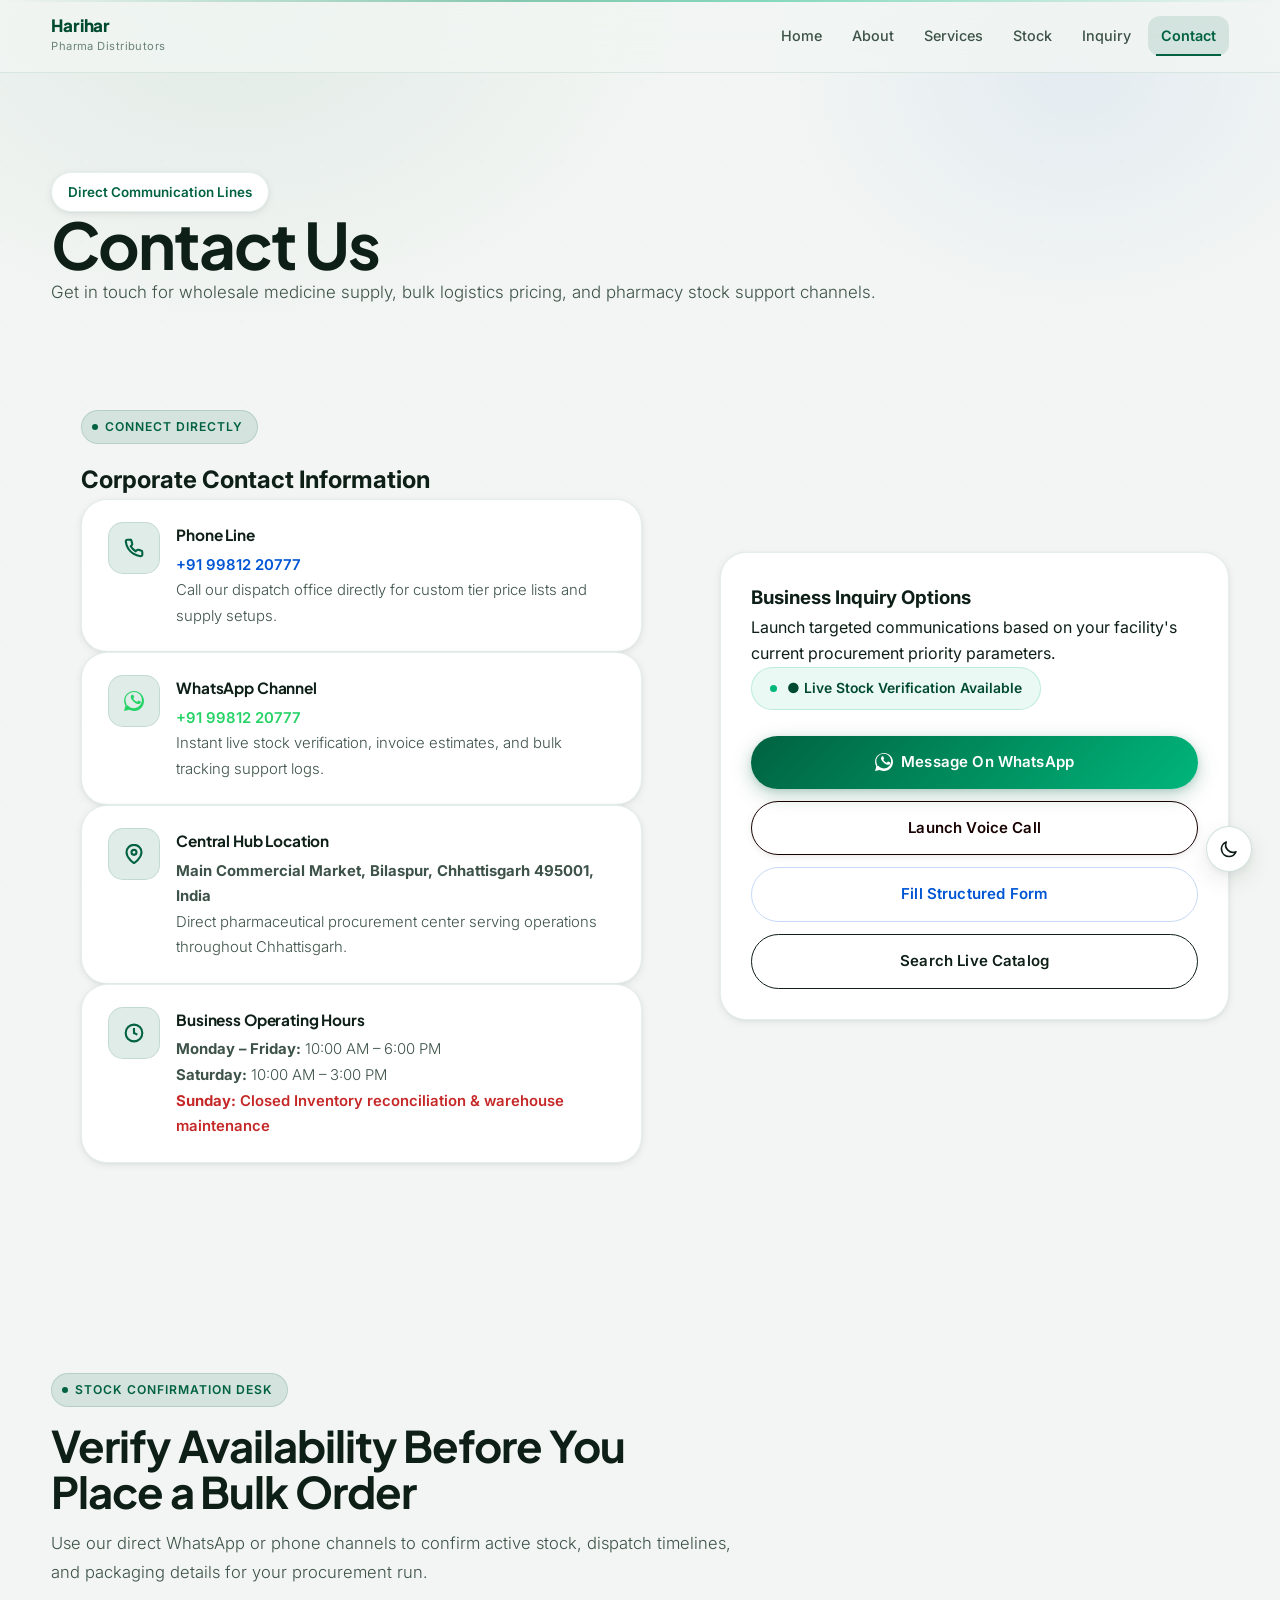
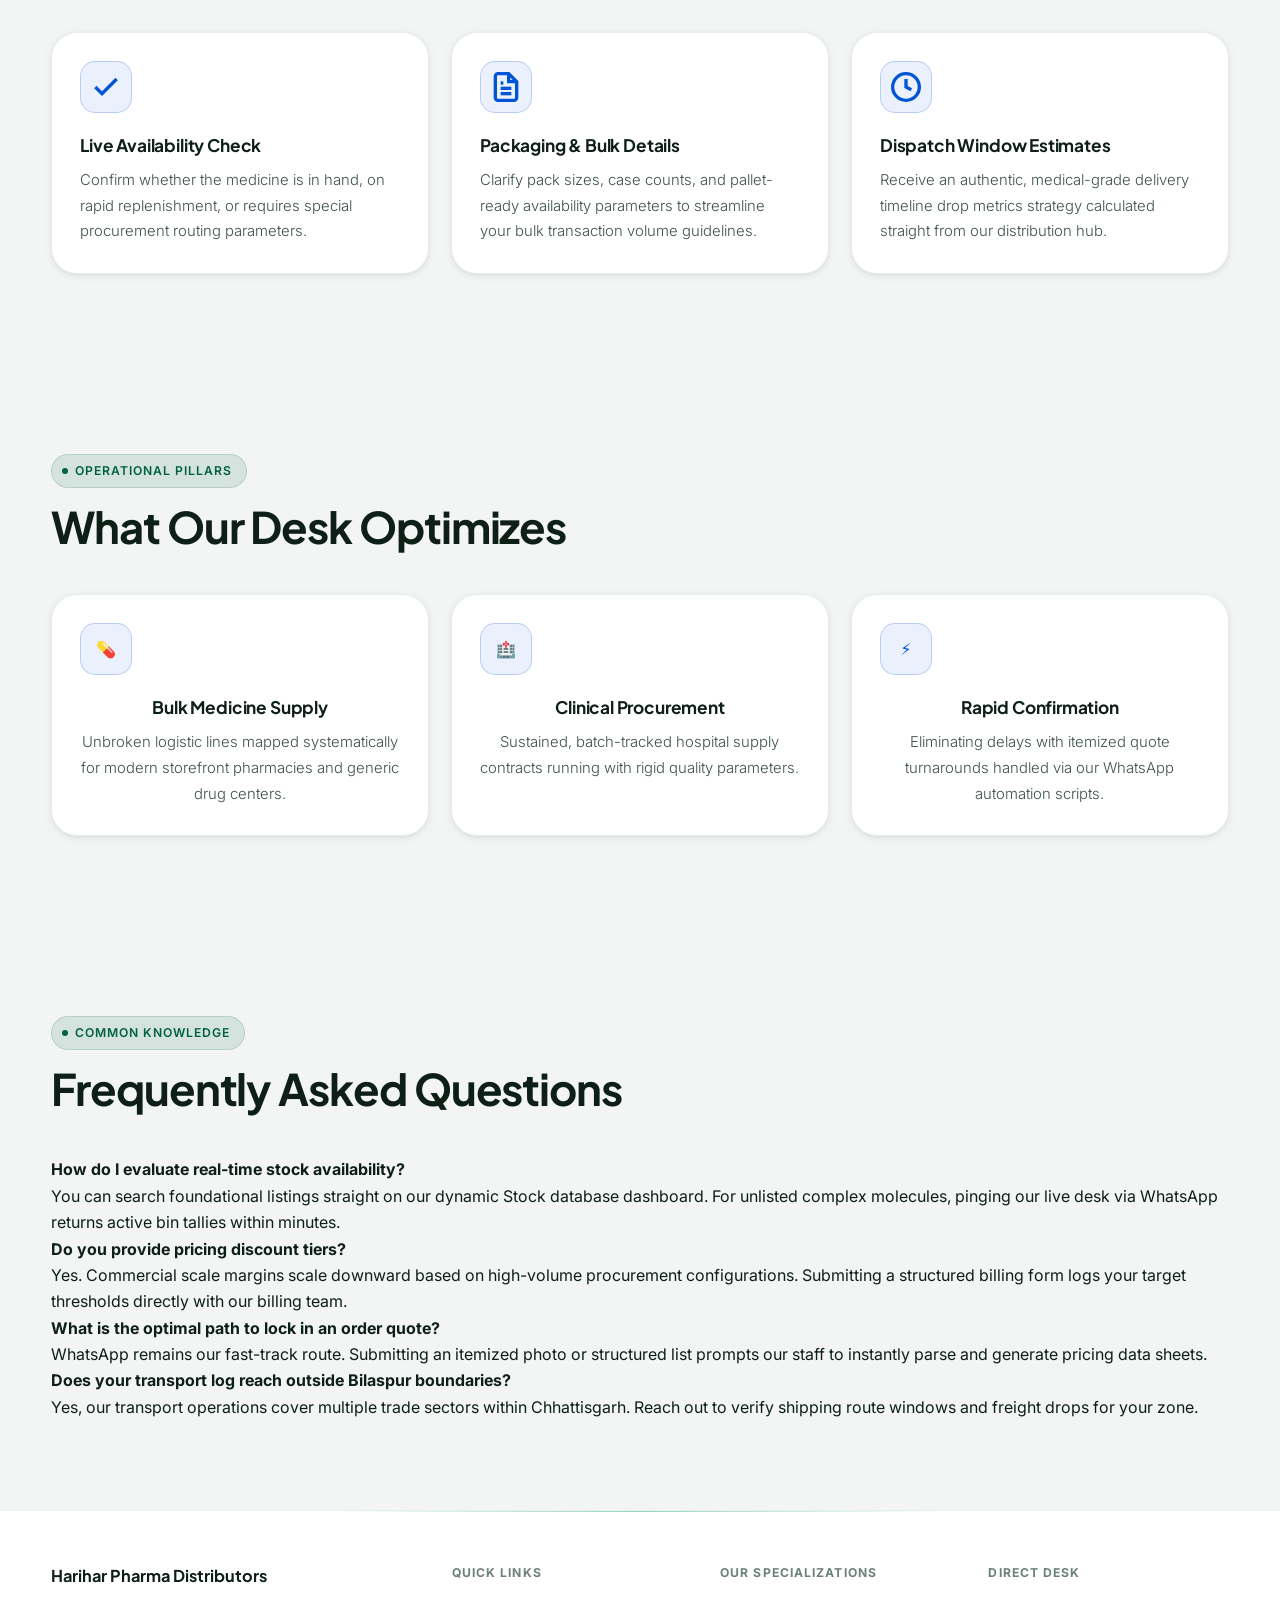
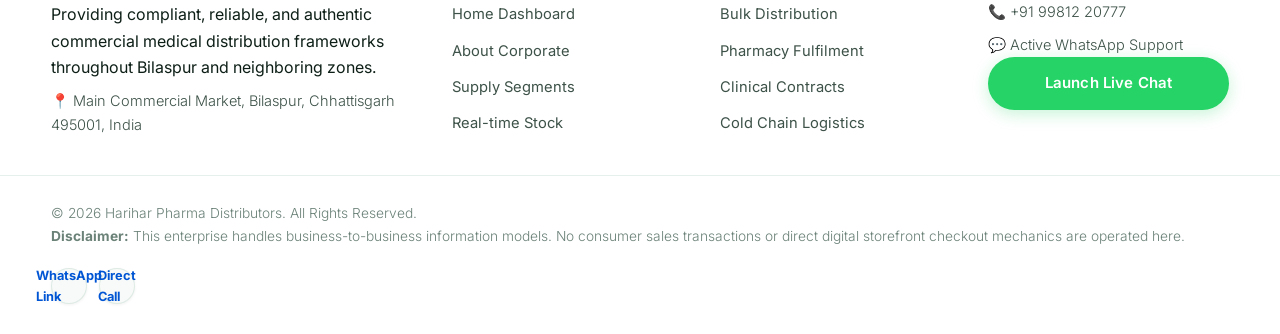
<file: contact.html>
<!DOCTYPE html>
<html lang="en">
<head>
  <meta charset="UTF-8">
  <meta name="viewport" content="width=device-width, initial-scale=1.0, shrink-to-fit=no">
  <title>Contact Us | Harihar Pharma Distributors</title>
  <meta name="description" content="Premier wholesale pharmaceutical distributor in Bilaspur, Chhattisgarh. Fast stock confirmation via WhatsApp, bulk medicine supply for pharmacies and clinics.">
  <meta name="keywords" content="wholesale pharma, bulk medicines, pharmaceutical distributor, Bilaspur drugs, B2B pharmacy, generic medicines, Raipur, Durg, Bhilai, Central India">
  <meta name="author" content="Harihar Pharma Distributors">
  <link rel="canonical" href="https://hariharwholesale.example.com/contact.html">
  
  <meta property="og:type" content="website">
  <meta property="og:site_name" content="Harihar Pharma Distributors">
  <meta property="og:title" content="Contact Us | Harihar Pharma Distributors">
  <meta property="og:description" content="Get in touch with Harihar Pharma Distributors for wholesale medicine supply, stock verification, and B2B pharmacy support.">
  <meta property="og:image" content="https://hariharwholesale.example.com/assets/placeholder.svg">
  <meta property="og:url" content="https://hariharwholesale.example.com/contact.html">
  
  <meta name="twitter:card" content="summary_large_image">
  <meta name="twitter:title" content="Contact Us | Harihar Pharma Distributors">
  <meta name="twitter:description" content="Get in touch with Harihar Pharma Distributors for wholesale medicine supply, stock verification, and B2B pharmacy support.">
  <meta name="twitter:image" content="https://hariharwholesale.example.com/assets/placeholder.svg">

  <link rel="preconnect" href="https://fonts.googleapis.com">
  <link rel="preconnect" href="https://fonts.gstatic.com" crossorigin>
  <link href="https://fonts.googleapis.com/css2?family=Inter:wght@400;500;600;700&family=Plus+Jakarta+Sans:wght@600;700;800&display=swap" rel="stylesheet">
  <link rel="stylesheet" href="css/style.css">

  <script type="application/ld+json">
  {
    "@context": "https://schema.org",
    "@graph": [
      {
        "@type": "ContactPage",
        "@id": "https://hariharwholesale.example.com/contact.html#webpage",
        "url": "https://hariharwholesale.example.com/contact.html",
        "name": "B2B Communication Mapping Matrix",
        "description": "Official channels, operating parameters, and physical warehouse infrastructure coordinates for Harihar Pharma Distributors."
      },
      {
        "@type": "WholesaleStore",
        "@id": "https://hariharwholesale.example.com/#organization",
        "name": "Harihar Pharma Distributors",
        "alternateName": "Harihar Wholesale Pharmacy",
        "url": "https://hariharwholesale.example.com/",
        "telephone": "+919981220777",
        "priceRange": "$$",
        "address": {
          "@type": "PostalAddress",
          "streetAddress": "Main Commercial Market",
          "addressLocality": "Bilaspur",
          "addressRegion": "Chhattisgarh",
          "postalCode": "495001",
          "addressCountry": "IN"
        },
        "geo": {
          "@type": "GeoCoordinates",
          "latitude": "22.0821",
          "longitude": "82.1586"
        },
        "openingHoursSpecification": [
          {
            "@type": "OpeningHoursSpecification",
            "dayOfWeek": ["Monday", "Tuesday", "Wednesday", "Thursday", "Friday"],
            "opens": "10:00",
            "closes": "18:00"
          },
          {
            "@type": "OpeningHoursSpecification",
            "dayOfWeek": "Saturday",
            "opens": "10:00",
            "closes": "15:00"
          }
        ]
      }
    ]
  }
  </script>
</head>
<body>
  <button class="theme-toggle-btn" id="themeToggle" aria-label="Toggle display theme">
    <svg class="sun-icon" fill="none" stroke="currentColor" viewBox="0 0 24 24" stroke-width="2"><path stroke-linecap="round" stroke-linejoin="round" d="M12 3v1m0 16v1m9-9h-1M4 12H3m15.364-6.364l-.707.707M6.343 17.657l-.707.707m12.728 0l-.707-.707M6.343 6.343l-.707-.707M14 12a2 2 0 11-4 0 2 2 0 014 0z"/></svg>
    <svg class="moon-icon" fill="none" stroke="currentColor" viewBox="0 0 24 24" stroke-width="2"><path stroke-linecap="round" stroke-linejoin="round" d="M20.354 15.354A9 9 0 018.646 3.646 9.003 9.003 0 0012 21a9.003 9.003 0 008.354-5.646z"/></svg>
  </button>
  <div id="site-preloader">
    <div class="loader-pulse-ring">
      <svg class="loader-icon" width="36" height="36" viewBox="0 0 24 24" fill="none" stroke="currentColor" stroke-width="2.5" stroke-linecap="round" stroke-linejoin="round">
        <line x1="12" y1="5" x2="12" y2="19"></line>
        <line x1="5" y1="12" x2="19" y2="12"></line>
      </svg>
    </div>
    <div class="loader-text">Harihar Pharma Distributors</div>
  </div>

  <header class="site-header">
    <nav class="navbar container">
      <div class="navbar-brand">
        <span class="navbar-brand-main">Harihar</span>
        <span class="navbar-brand-subtitle">Pharma Distributors</span>
      </div>
      <button class="hamburger" aria-label="Toggle menu">
        <span></span><span></span><span></span>
      </button>
      <ul class="nav-links">
        <li><a href="index.html">Home</a></li>
        <li><a href="about.html">About</a></li>
        <li><a href="services.html">Services</a></li>
        <li><a href="stock.html">Stock</a></li>
        <li><a href="inquiry.html">Inquiry</a></li>
        <li><a href="contact.html" class="active">Contact</a></li>
      </ul>
    </nav>
  </header>

  <main>
    <section class="hero static-hero">
      <div class="container asset-fade">
        <span class="badge">Direct Communication Lines</span>
        <h1>Contact Us</h1>
        <p>Get in touch for wholesale medicine supply, bulk logistics pricing, and pharmacy stock support channels.</p>
      </div>
    </section>

    <section class="section contact-main-section" style="padding-top:0;">
      <div class="container">
        <div class="hero-grid">
          
          <div class="contact-details-panel asset-fade">
            <span class="section-subtitle">Connect Directly</span>
            <h2>Corporate Contact Information</h2>
            
            <div class="info-block-item">
              <div class="info-icon">
                <svg width="20" height="20" viewBox="0 0 24 24" fill="none" stroke="currentColor" stroke-width="2.5"><path d="M22 16.92v3a2 2 0 0 1-2.18 2 19.79 19.79 0 0 1-8.63-3.07 19.5 19.5 0 0 1-6-6 19.79 19.79 0 0 1-3.07-8.67A2 2 0 0 1 4.11 2h3a2 2 0 0 1 2 1.72 12.84 12.84 0 0 0 .7 2.81 2 2 0 0 1-.45 2.11L8.09 9.91a16 16 0 0 0 6 6l1.27-1.27a2 2 0 0 1 2.11-.45 12.84 12.84 0 0 0 2.81.7A2 2 0 0 1 22 16.92z"/></svg>
              </div>
              <div class="info-body">
                <h4>Phone Line</h4>
                <p><a href="#" id="contact-phone-primary" class="phone-highlight">Loading...</a></p>
                <p class="info-subtext">Call our dispatch office directly for custom tier price lists and supply setups.</p>
              </div>
            </div>

            <div class="info-block-item">
              <div class="info-icon text-whatsapp">
                <svg width="20" height="20" viewBox="0 0 24 24" fill="currentColor"><path d="M.057 24l1.687-6.163c-1.041-1.804-1.588-3.849-1.587-5.946C.06 5.348 5.397.01 12.008.01c3.202.001 6.212 1.246 8.477 3.513 2.266 2.268 3.507 5.28 3.505 8.484-.004 6.657-5.34 11.997-11.953 11.997-2.005-.001-3.973-.502-5.713-1.455L0 24zm6.59-4.846c1.66.986 3.296 1.489 4.974 1.49 5.425 0 9.832-4.388 9.835-9.78.001-2.614-1.011-5.071-2.852-6.915C16.707 2.105 14.25 1.093 11.64 1.093c-5.43 0-9.84 4.388-9.843 9.782-.002 1.77.466 3.498 1.354 5.03l-.393 1.434 1.483-.389zm13.045-6.735c-.3-.15-1.771-.875-2.046-.975-.276-.1-.476-.15-.676.15-.2.3-.776.976-.95 1.176-.175.2-.35.225-.65.075-.301-.15-1.267-.467-2.414-1.492-.893-.797-1.496-1.783-1.671-2.083-.176-.3-.019-.462.13-.611.135-.134.3-.35.45-.525.15-.175.2-.3.3-.5.1-.2.05-.375-.025-.525-.075-.15-.676-1.628-.926-2.227-.242-.584-.49-.505-.676-.514-.175-.009-.376-.01-.576-.01-.2 0-.526.075-.802.375-.276.3-1.052 1.026-1.052 2.502s1.077 2.902 1.227 3.101c.15.2 2.117 3.232 5.129 4.532.716.31 1.275.494 1.712.633.719.228 1.374.196 1.891.119.577-.087 1.771-.725 2.022-1.425.25-.7.25-1.3.175-1.425-.076-.125-.276-.2-.576-.35z"/></svg>
              </div>
              <div class="info-body">
                <h4>WhatsApp Channel</h4>
                <p><a href="#" id="contact-whatsapp-primary" target="_blank" class="wa-highlight">Loading...</a></p>
                <p class="info-subtext">Instant live stock verification, invoice estimates, and bulk tracking support logs.</p>
              </div>
            </div>

            <div class="info-block-item">
              <div class="info-icon">
                <svg width="20" height="20" viewBox="0 0 24 24" fill="none" stroke="currentColor" stroke-width="2.5"><path d="M21 10c0 7-9 13-9 13s-9-6-9-13a9 9 0 0 1 18 0z"/><circle cx="12" cy="10" r="3"/></svg>
              </div>
              <div class="info-body">
                <h4>Central Hub Location</h4>
                <p><strong id="contact-address-text">Loading...</strong></p>
                <p class="info-subtext">Direct pharmaceutical procurement center serving operations throughout Chhattisgarh.</p>
              </div>
            </div>

            <div class="info-block-item">
              <div class="info-icon">
                <svg width="20" height="20" viewBox="0 0 24 24" fill="none" stroke="currentColor" stroke-width="2.5"><circle cx="12" cy="12" r="10"/><polyline points="12 6 12 12 16 14"/></svg>
              </div>
              <div class="info-body">
                <h4>Business Operating Hours</h4>
                <p><strong>Monday – Friday:</strong> 10:00 AM – 6:00 PM</p>
                <p><strong>Saturday:</strong> 10:00 AM – 3:00 PM</p>
                <p style="color: #C62828; font-weight: 600;"><strong>Sunday:</strong> Closed
                Inventory reconciliation & warehouse maintenance</p>
              </div>
            </div>
          </div>

          <div class="action-card-panel asset-fade">
            <h3>Business Inquiry Options</h3>
            <p>Launch targeted communications based on your facility's current procurement priority parameters.</p>
            <div class="status-badge">
  ● Live Stock Verification Available
</div>
            <div class="action-buttons-stack">
              <button class="btn btn-primary-whatsapp btn-block" onclick="sendWhatsAppContact()">
                <svg width="18" height="18" viewBox="0 0 24 24" fill="currentColor"><path d="M.057 24l1.687-6.163c-1.041-1.804-1.588-3.849-1.587-5.946C.06 5.348 5.397.01 12.008.01c3.202.001 6.212 1.246 8.477 3.513 2.266 2.268 3.507 5.28 3.505 8.484-.004 6.657-5.34 11.997-11.953 11.997-2.005-.001-3.973-.502-5.713-1.455L0 24zm6.59-4.846c1.66.986 3.296 1.489 4.974 1.49 5.425 0 9.832-4.388 9.835-9.78.001-2.614-1.011-5.071-2.852-6.915C16.707 2.105 14.25 1.093 11.64 1.093c-5.43 0-9.84 4.388-9.843 9.782-.002 1.77.466 3.498 1.354 5.03l-.393 1.434 1.483-.389zm13.045-6.735c-.3-.15-1.771-.875-2.046-.975-.276-.1-.476-.15-.676.15-.2.3-.776.976-.95 1.176-.175.2-.35.225-.65.075-.301-.15-1.267-.467-2.414-1.492-.893-.797-1.496-1.783-1.671-2.083-.176-.3-.019-.462.13-.611.135-.134.3-.35.45-.525.15-.175.2-.3.3-.5.1-.2.05-.375-.025-.525-.075-.15-.676-1.628-.926-2.227-.242-.584-.49-.505-.676-.514-.175-.009-.376-.01-.576-.01-.2 0-.526.075-.802.375-.276.3-1.052 1.026-1.052 2.502s1.077 2.902 1.227 3.101c.15.2 2.117 3.232 5.129 4.532.716.31 1.275.494 1.712.633.719.228 1.374.196 1.891.119.577-.087 1.771-.725 2.022-1.425.25-.7.25-1.3.175-1.425-.076-.125-.276-.2-.576-.35z"/></svg>
                Message On WhatsApp
              </button>
              <a style="background-color: var(--secondary-blue); border-color: var(--secondary-blue); color: rgb(23, 1, 1);" href="#" id="contact-action-call" class="btn btn-secondary btn-block">Launch Voice Call</a>
              <a href="inquiry.html" class="btn btn-outline btn-block">Fill Structured Form</a>
              <a href="stock.html" class="btn btn-outline btn-block" style="border-color: var(--secondary-blue); color: var(--secondary-blue);">Search Live Catalog</a>
            </div>
          </div>

        </div>
      </div>
    </section>

    <section class="section stock-confirmation-section trust-section" style="border-top: 1px solid var(--border-premium);">
      <div class="container">
        <div class="section-header">
          <span class="section-subtitle">Stock Confirmation Desk</span>
          <h2>Verify Availability Before You Place a Bulk Order</h2>
          <p class="section-desc">Use our direct WhatsApp or phone channels to confirm active stock, dispatch timelines, and packaging details for your procurement run.</p>
        </div>
        <div class="grid grid-3">
          <div class="support-card-item asset-fade">
            <div class="support-avatar-icon">
              <svg width="32" height="32" viewBox="0 0 24 24" fill="none" stroke="currentColor" stroke-width="2.5" style="color: var(--accent-mint);"><polyline points="20 6 9 17 4 12"/></svg>
            </div>
            <h4>Live Availability Check</h4>
            <p>Confirm whether the medicine is in hand, on rapid replenishment, or requires special procurement routing parameters.</p>
          </div>
          <div class="support-card-item asset-fade">
            <div class="support-avatar-icon">
              <svg width="32" height="32" viewBox="0 0 24 24" fill="none" stroke="currentColor" stroke-width="2.5" style="color: var(--secondary-blue);"><path d="M14 2H6a2 2 0 0 0-2 2v16a2 2 0 0 0 2 2h12a2 2 0 0 0 2-2V8z"></path><polyline points="14 2 14 8 20 8"></polyline><line x1="16" y1="13" x2="8" y2="13"></line><line x1="16" y1="17" x2="8" y2="17"></line><polyline points="10 9 9 9 8 9"></polyline></svg>
            </div>
            <h4>Packaging & Bulk Details</h4>
            <p>Clarify pack sizes, case counts, and pallet-ready availability parameters to streamline your bulk transaction volume guidelines.</p>
          </div>
          <div class="support-card-item asset-fade">
            <div class="support-avatar-icon">
              <svg width="32" height="32" viewBox="0 0 24 24" fill="none" stroke="currentColor" stroke-width="2.5" style="color: var(--primary-navy);"><circle cx="12" cy="12" r="10"/><polyline points="12 6 12 12 16 14"/></svg>
            </div>
            <h4>Dispatch Window Estimates</h4>
            <p>Receive an authentic, medical-grade delivery timeline drop metrics strategy calculated straight from our distribution hub.</p>
          </div>
        </div>
      </div>
    </section>

    <section class="process-section section">
      <div class="container">
        <div class="section-header">
          <span class="section-subtitle">Operational Pillars</span>
          <h2>What Our Desk Optimizes</h2>
        </div>
        <div class="grid grid-3 text-center">
          <div class="support-card-item asset-fade">
            <div class="support-avatar-icon">💊</div>
            <h4>Bulk Medicine Supply</h4>
            <p>Unbroken logistic lines mapped systematically for modern storefront pharmacies and generic drug centers.</p>
          </div>
          <div class="support-card-item asset-fade">
            <div class="support-avatar-icon">🏥</div>
            <h4>Clinical Procurement</h4>
            <p>Sustained, batch-tracked hospital supply contracts running with rigid quality parameters.</p>
          </div>
          <div class="support-card-item asset-fade">
            <div class="support-avatar-icon">⚡</div>
            <h4>Rapid Confirmation</h4>
            <p>Eliminating delays with itemized quote turnarounds handled via our WhatsApp automation scripts.</p>
          </div>
        </div>
      </div>
    </section>

    <section class="section faq-main-section">
      <div class="container">
        <div class="section-header">
          <span class="section-subtitle">Common Knowledge</span>
          <h2>Frequently Asked Questions</h2>
        </div>
        <div class="faq-accordion-box asset-fade">
          <div class="faq-node">
            <h4>How do I evaluate real-time stock availability?</h4>
            <p>You can search foundational listings straight on our dynamic Stock database dashboard. For unlisted complex molecules, pinging our live desk via WhatsApp returns active bin tallies within minutes.</p>
          </div>

          <div class="faq-node">
            <h4>Do you provide pricing discount tiers?</h4>
            <p>Yes. Commercial scale margins scale downward based on high-volume procurement configurations. Submitting a structured billing form logs your target thresholds directly with our billing team.</p>
          </div>

          <div class="faq-node">
            <h4>What is the optimal path to lock in an order quote?</h4>
            <p>WhatsApp remains our fast-track route. Submitting an itemized photo or structured list prompts our staff to instantly parse and generate pricing data sheets.</p>
          </div>

          <div class="faq-node" style="border-bottom: none; padding-bottom: 0;border: #110101;">
            <h4>Does your transport log reach outside Bilaspur boundaries?</h4>
            <p>Yes, our transport operations cover multiple trade sectors within Chhattisgarh. Reach out to verify shipping route windows and freight drops for your zone.</p>
          </div>
        </div>
      </div>
    </section>
  </main>

  <footer class="site-footer">
    <div class="container footer-grid">
      <div class="footer-brand-side">
        <h3>Harihar Pharma Distributors</h3>
        <p>Providing compliant, reliable, and authentic commercial medical distribution frameworks throughout Bilaspur and neighboring zones.</p>
        <p class="footer-location" id="footer-address-slot">📍 Bilaspur, Chhattisgarh, India</p>
      </div>
      <div class="footer-links-column">
        <h4>Quick Links</h4>
        <ul>
          <li><a href="index.html">Home Dashboard</a></li>
          <li><a href="about.html">About Corporate</a></li>
          <li><a href="services.html">Supply Segments</a></li>
          <li><a href="stock.html">Real-time Stock</a></li>
        </ul>
      </div>
      <div class="footer-links-column">
        <h4>Our Specializations</h4>
        <ul>
          <li><a href="services.html">Bulk Distribution</a></li>
          <li><a href="services.html">Pharmacy Fulfilment</a></li>
          <li><a href="services.html">Clinical Contracts</a></li>
          <li><a href="services.html">Cold Chain Logistics</a></li>
        </ul>
      </div>
      <div class="footer-links-column">
        <h4>Direct Desk</h4>
        <p class="footer-contact-item" id="footer-phone-slot">📞 +91 99812 20777</p>
        <p class="footer-contact-item">💬 Active WhatsApp Support</p>
        <button class="btn btn-whatsapp-footer" onclick="sendWhatsAppContact()">Launch Live Chat</button>
      </div>
    </div>
    <div class="footer-bottom">
      <div class="container footer-bottom-flex">
        <p class="footer-disclaimer">
          &copy; 2026 Harihar Pharma Distributors. All Rights Reserved. <br>
          <span><strong>Disclaimer:</strong> This enterprise handles business-to-business information models. No consumer sales transactions or direct digital storefront checkout mechanics are operated here.</span>
        </p>
        <div class="footer-socials">
          <a href="#" id="footer-wa-link" target="_blank">WhatsApp Link</a>
          <a href="#" id="footer-call-link">Direct Call</a>
        </div>
      </div>
    </div>
  </footer>

  <script src="js/script.js"></script>
</body>
</html>
</file>
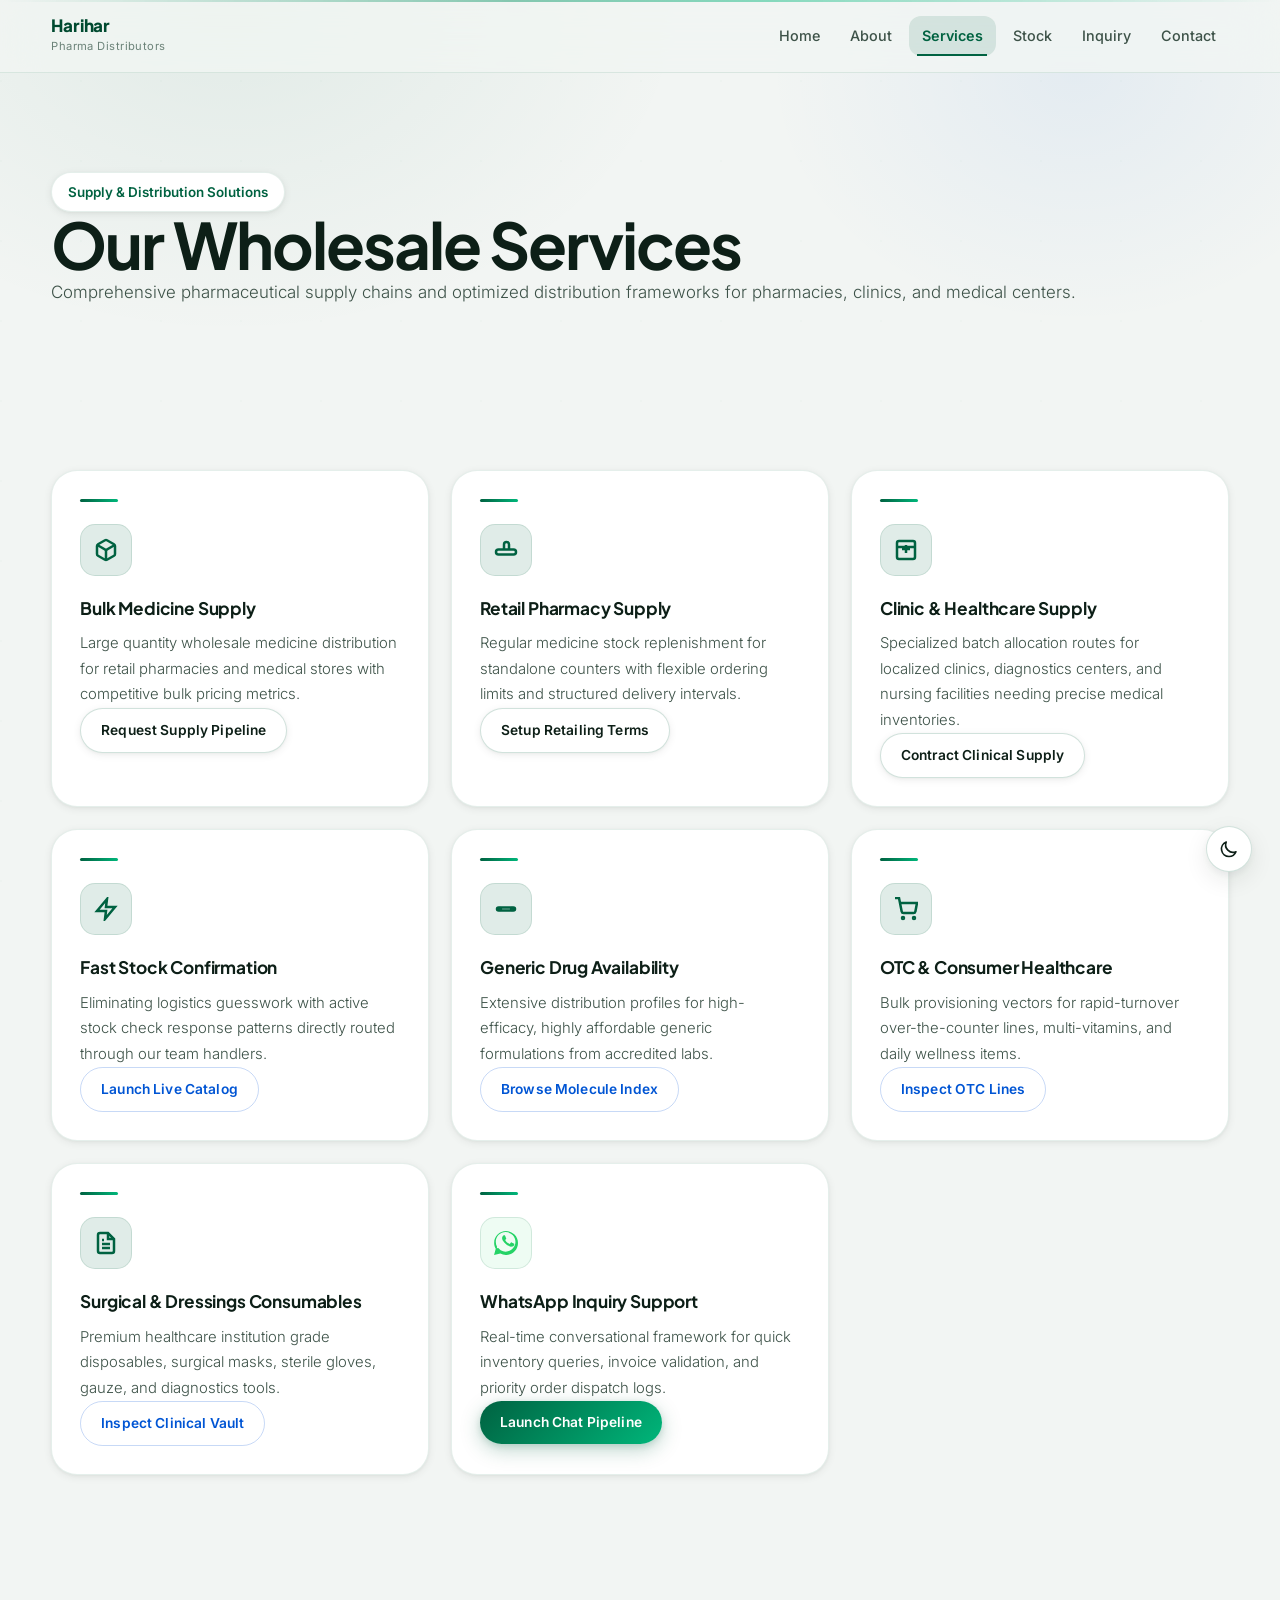
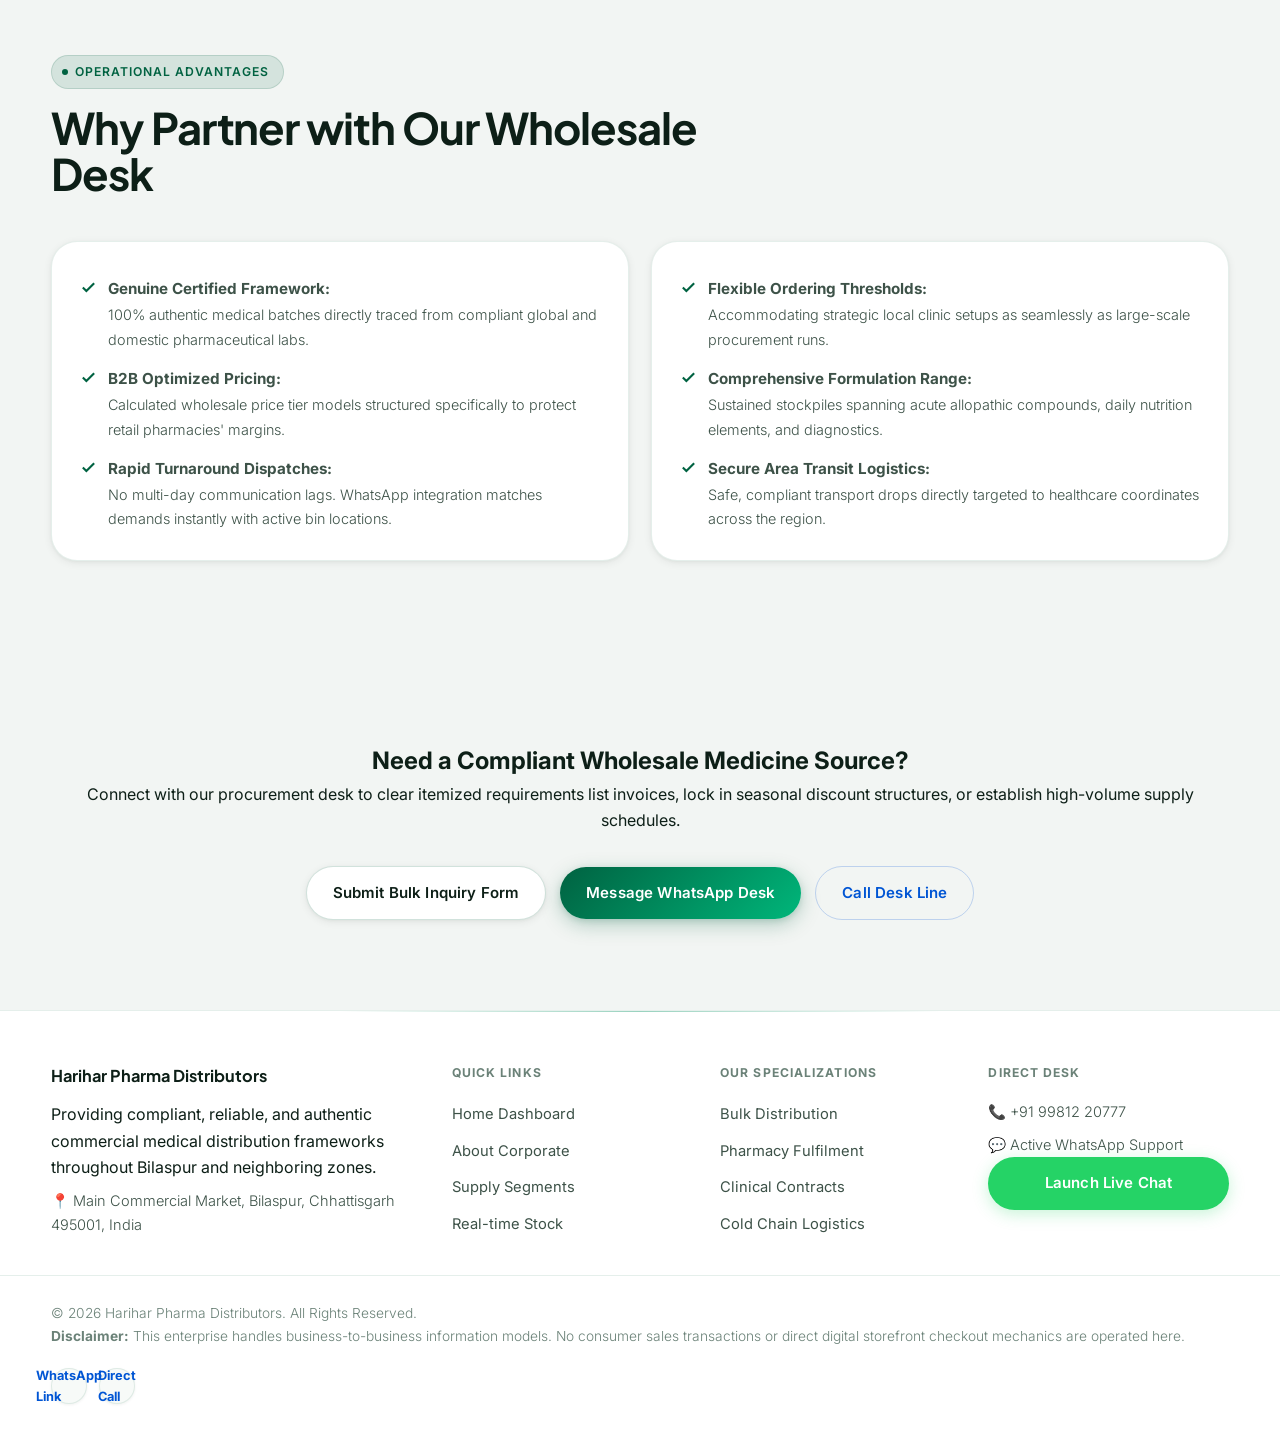
<file: services.html>
<!DOCTYPE html>
<html lang="en">
<head>
  <meta charset="UTF-8">
  <meta name="viewport" content="width=device-width, initial-scale=1.0">
  <title>Our Services - Harihar Pharma Distributors</title>
  <link rel="preconnect" href="https://fonts.googleapis.com">
  <link rel="preconnect" href="https://fonts.gstatic.com" crossorigin>
  <link href="https://fonts.googleapis.com/css2?family=Inter:wght@400;500;600;700&family=Plus+Jakarta+Sans:wght@500;700;800&display=swap" rel="stylesheet">
  <meta name="description" content="Explore services from Harihar Pharma Distributors, offering bulk medicine supply, pharmacy stocking, clinic distribution, and fast stock confirmation across Bilaspur.">
  <meta name="keywords" content="pharmacy services, wholesale medicine supply, clinic distribution, pharmacy stocking services, Bilaspur pharma supplier">
  <meta name="author" content="Harihar Pharma Distributors">
  <meta name="theme-color" content="#0A4D68">
  <meta property="og:type" content="website">
  <meta property="og:site_name" content="Harihar Pharma Distributors">
  <meta property="og:title" content="Our Services - Harihar Pharma Distributors">
  <meta property="og:description" content="Explore services from Harihar Pharma Distributors, including wholesale supply, clinic distribution, and rapid inventory confirmation.">
  <meta property="og:image" content="assets/placeholder.svg">
  <meta property="og:url" content="https://hariharwholesale.example.com/services.html">
  <meta name="twitter:card" content="summary_large_image">
  <meta name="twitter:title" content="Our Services - Harihar Pharma Distributors">
  <meta name="twitter:description" content="Explore services from Harihar Pharma Distributors, including wholesale supply, clinic distribution, and rapid inventory confirmation.">
  <link rel="stylesheet" href="css/style.css">
</head>
<body>
  <button class="theme-toggle-btn" id="themeToggle" aria-label="Toggle display theme">
    <svg class="sun-icon" fill="none" stroke="currentColor" viewBox="0 0 24 24" stroke-width="2"><path stroke-linecap="round" stroke-linejoin="round" d="M12 3v1m0 16v1m9-9h-1M4 12H3m15.364-6.364l-.707.707M6.343 17.657l-.707.707m12.728 0l-.707-.707M6.343 6.343l-.707-.707M14 12a2 2 0 11-4 0 2 2 0 014 0z"/></svg>
    <svg class="moon-icon" fill="none" stroke="currentColor" viewBox="0 0 24 24" stroke-width="2"><path stroke-linecap="round" stroke-linejoin="round" d="M20.354 15.354A9 9 0 018.646 3.646 9.003 9.003 0 0012 21a9.003 9.003 0 008.354-5.646z"/></svg>
  </button>
  <div id="site-preloader">
  <div class="loader-pulse-ring">
    <svg class="loader-icon" width="36" height="36" viewBox="0 0 24 24" fill="none" stroke="currentColor" stroke-width="2.5" stroke-linecap="round" stroke-linejoin="round">
      <line x1="12" y1="5" x2="12" y2="19"></line>
      <line x1="5" y1="12" x2="19" y2="12"></line>
    </svg>
  </div>
  <div class="loader-text">Harihar Pharma Distributors</div>
</div>
  <header class="site-header">
    <nav class="navbar container">
      <div class="navbar-brand">
        <span class="navbar-brand-main">Harihar</span>
        <span class="navbar-brand-subtitle">Pharma Distributors</span>
      </div>
      <button class="hamburger" aria-label="Toggle menu">
        <span></span>
        <span></span>
        <span></span>
      </button>
      <ul class="nav-links">
        <li><a href="index.html">Home</a></li>
        <li><a href="about.html">About</a></li>
        <li><a href="services.html" class="active">Services</a></li>
        <li><a href="stock.html">Stock</a></li>
        <li><a href="inquiry.html">Inquiry</a></li>
        <li><a href="contact.html">Contact</a></li>
      </ul>
    </nav>
  </header>

  <section class="hero static-hero">
    <div class="container">
      <span class="badge">Supply & Distribution Solutions</span>
      <h1>Our Wholesale Services</h1>
      <p>Comprehensive pharmaceutical supply chains and optimized distribution frameworks for pharmacies, clinics, and medical centers.</p>
    </div>
  </section>

  <section class="section services-grid-section">
    <div class="container">
      <div class="grid grid-3">
        <div class="trust-item service-display-card asset-fade">
          <div class="trust-icon-box">
            <svg width="24" height="24" viewBox="0 0 24 24" fill="none" stroke="currentColor" stroke-width="2.5"><path d="M21 16V8a2 2 0 0 0-1-1.73l-7-4a2 2 0 0 0-2 0l-7 4A2 2 0 0 0 3 8v8a2 2 0 0 0 1 1.73l7 4a2 2 0 0 0 2 0l7-4A2 2 0 0 0 21 16z"></path><polyline points="3.27 6.96 12 12.01 20.73 6.96"></polyline><line x1="12" y1="22.08" x2="12" y2="12"></line></svg>
          </div>
          <h3>Bulk Medicine Supply</h3>
          <p>Large quantity wholesale medicine distribution for retail pharmacies and medical stores with competitive bulk pricing metrics.</p>
          <a href="inquiry.html" class="btn btn-secondary btn-small">Request Supply Pipeline</a>
        </div>

        <div class="trust-item service-display-card asset-fade">
          <div class="trust-icon-box">
            <svg width="24" height="24" viewBox="0 0 24 24" fill="none" stroke="currentColor" stroke-width="2.5"><path d="M4.5 16.5c-1.5 0-2.5-1-2.5-2.5s1-2.5 2.5-2.5h15c1.5 0 2.5 1 2.5 2.5s-1 2.5-2.5 2.5z"/><path d="M10 11.5V6.5c0-1.5 1-2.5 2.5-2.5s2.5 1 2.5 2.5v5"/></svg>
          </div>
          <h3>Retail Pharmacy Supply</h3>
          <p>Regular medicine stock replenishment for standalone counters with flexible ordering limits and structured delivery intervals.</p>
          <a href="inquiry.html" class="btn btn-secondary btn-small">Setup Retailing Terms</a>
        </div>

        <div class="trust-item service-display-card asset-fade">
          <div class="trust-icon-box">
            <svg width="24" height="24" viewBox="0 0 24 24" fill="none" stroke="currentColor" stroke-width="2.5"><path d="M3 9h18v10a2 2 0 0 1-2 2H5a2 2 0 0 1-2-2V9zm0 0V5a2 2 0 0 1 2-2h14a2 2 0 0 1 2 2v4M12 7v8M8 11h8"/></svg>
          </div>
          <h3>Clinic & Healthcare Supply</h3>
          <p>Specialized batch allocation routes for localized clinics, diagnostics centers, and nursing facilities needing precise medical inventories.</p>
          <a href="inquiry.html" class="btn btn-secondary btn-small">Contract Clinical Supply</a>
        </div>

        <div class="trust-item service-display-card asset-fade">
          <div class="trust-icon-box">
            <svg width="24" height="24" viewBox="0 0 24 24" fill="none" stroke="currentColor" stroke-width="2.5"><polygon points="13 2 3 14 12 14 11 22 21 10 12 10 13 2"></polygon></svg>
          </div>
          <h3>Fast Stock Confirmation</h3>
          <p>Eliminating logistics guesswork with active stock check response patterns directly routed through our team handlers.</p>
          <a href="stock.html" class="btn btn-outline btn-small">Launch Live Catalog</a>
        </div>

        <div class="trust-item service-display-card asset-fade">
          <div class="trust-icon-box">
            <svg width="24" height="24" viewBox="0 0 24 24" fill="none" stroke="currentColor" stroke-width="2.5"><path d="M4.5 10.5C3.67 10.5 3 11.17 3 12s.67 1.5 1.5 1.5h15c.83 0 1.5-.67 1.5-1.5s-.67-1.5-1.5-1.5h-15z"/><circle cx="6" cy="12" r="1"/><circle cx="18" cy="12" r="1"/></svg>
          </div>
          <h3>Generic Drug Availability</h3>
          <p>Extensive distribution profiles for high-efficacy, highly affordable generic formulations from accredited labs.</p>
          <a href="stock.html" class="btn btn-outline btn-small">Browse Molecule Index</a>
        </div>

        <div class="trust-item service-display-card asset-fade">
          <div class="trust-icon-box">
            <svg width="24" height="24" viewBox="0 0 24 24" fill="none" stroke="currentColor" stroke-width="2.5"><circle cx="9" cy="21" r="1"></circle><circle cx="20" cy="21" r="1"></circle><path d="M1 1h4l2.68 13.39a2 2 0 0 0 2 1.61h9.72a2 2 0 0 0 2-1.61L23 6H6"></path></svg>
          </div>
          <h3>OTC & Consumer Healthcare</h3>
          <p>Bulk provisioning vectors for rapid-turnover over-the-counter lines, multi-vitamins, and daily wellness items.</p>
          <a href="stock.html" class="btn btn-outline btn-small">Inspect OTC Lines</a>
        </div>

        <div class="trust-item service-display-card asset-fade">
          <div class="trust-icon-box">
            <svg width="24" height="24" viewBox="0 0 24 24" fill="none" stroke="currentColor" stroke-width="2.5"><path d="M14 2H6a2 2 0 0 0-2 2v16a2 2 0 0 0 2 2h12a2 2 0 0 0 2-2V8z"></path><polyline points="14 2 14 8 20 8"></polyline><line x1="16" y1="13" x2="8" y2="13"></line><line x1="16" y1="17" x2="8" y2="17"></line><polyline points="10 9 9 9 8 9"></polyline></svg>
          </div>
          <h3>Surgical & Dressings Consumables</h3>
          <p>Premium healthcare institution grade disposables, surgical masks, sterile gloves, gauze, and diagnostics tools.</p>
          <a href="stock.html" class="btn btn-outline btn-small">Inspect Clinical Vault</a>
        </div>

        <div class="trust-item service-display-card asset-fade">
          <div class="trust-icon-box" style="background-color: rgba(37, 211, 102, 0.08); color: #25D366;">
            <svg width="24" height="24" viewBox="0 0 24 24" fill="currentColor"><path d="M.057 24l1.687-6.163c-1.041-1.804-1.588-3.849-1.587-5.946C.06 5.348 5.397.01 12.008.01c3.202.001 6.212 1.246 8.477 3.513 2.266 2.268 3.507 5.28 3.505 8.484-.004 6.657-5.34 11.997-11.953 11.997-2.005-.001-3.973-.502-5.713-1.455L0 24zm6.59-4.846c1.66.986 3.296 1.489 4.974 1.49 5.425 0 9.832-4.388 9.835-9.78.001-2.614-1.011-5.071-2.852-6.915C16.707 2.105 14.25 1.093 11.64 1.093c-5.43 0-9.84 4.388-9.843 9.782-.002 1.77.466 3.498 1.354 5.03l-.393 1.434 1.483-.389zm13.045-6.735c-.3-.15-1.771-.875-2.046-.975-.276-.1-.476-.15-.676.15-.2.3-.776.976-.95 1.176-.175.2-.35.225-.65.075-.301-.15-1.267-.467-2.414-1.492-.893-.797-1.496-1.783-1.671-2.083-.176-.3-.019-.462.13-.611.135-.134.3-.35.45-.525.15-.175.2-.3.3-.5.1-.2.05-.375-.025-.525-.075-.15-.676-1.628-.926-2.227-.242-.584-.49-.505-.676-.514-.175-.009-.376-.01-.576-.01-.2 0-.526.075-.802.375-.276.3-1.052 1.026-1.052 2.502s1.077 2.902 1.227 3.101c.15.2 2.117 3.232 5.129 4.532.716.31 1.275.494 1.712.633.719.228 1.374.196 1.891.119.577-.087 1.771-.725 2.022-1.425.25-.7.25-1.3.175-1.425-.076-.125-.276-.2-.576-.35z"/></svg>
          </div>
          <h3>WhatsApp Inquiry Support</h3>
          <p>Real-time conversational framework for quick inventory queries, invoice validation, and priority order dispatch logs.</p>
          <button class="btn btn-primary-whatsapp btn-small" onclick="sendWhatsAppContact()">Launch Chat Pipeline</button>
        </div>
      </div>
    </div>
  </section>

  <section class="process-section section">
    <div class="container">
      <div class="section-header">
        <span class="section-subtitle">Operational Advantages</span>
        <h2>Why Partner with Our Wholesale Desk</h2>
      </div>
      <div class="grid grid-2 focus-grid">
        <div class="focus-card text-left">
          <ul class="focus-list">
            <li>
              <svg width="18" height="18" viewBox="0 0 24 24" fill="none" stroke="currentColor" stroke-width="3"><polyline points="20 6 9 17 4 12"/></svg>
              <div>
                <strong>Genuine Certified Framework:</strong>
                <p style="font-size:0.9rem; color:var(--text-light); margin-top:2px;">100% authentic medical batches directly traced from compliant global and domestic pharmaceutical labs.</p>
              </div>
            </li>
            <li>
              <svg width="18" height="18" viewBox="0 0 24 24" fill="none" stroke="currentColor" stroke-width="3"><polyline points="20 6 9 17 4 12"/></svg>
              <div>
                <strong>B2B Optimized Pricing:</strong>
                <p style="font-size:0.9rem; color:var(--text-light); margin-top:2px;">Calculated wholesale price tier models structured specifically to protect retail pharmacies' margins.</p>
              </div>
            </li>
            <li>
              <svg width="18" height="18" viewBox="0 0 24 24" fill="none" stroke="currentColor" stroke-width="3"><polyline points="20 6 9 17 4 12"/></svg>
              <div>
                <strong>Rapid Turnaround Dispatches:</strong>
                <p style="font-size:0.9rem; color:var(--text-light); margin-top:2px;">No multi-day communication lags. WhatsApp integration matches demands instantly with active bin locations.</p>
              </div>
            </li>
          </ul>
        </div>
        
        <div class="focus-card text-left">
          <ul class="focus-list">
            <li>
              <svg width="18" height="18" viewBox="0 0 24 24" fill="none" stroke="currentColor" stroke-width="3"><polyline points="20 6 9 17 4 12"/></svg>
              <div>
                <strong>Flexible Ordering Thresholds:</strong>
                <p style="font-size:0.9rem; color:var(--text-light); margin-top:2px;">Accommodating strategic local clinic setups as seamlessly as large-scale procurement runs.</p>
              </div>
            </li>
            <li>
              <svg width="18" height="18" viewBox="0 0 24 24" fill="none" stroke="currentColor" stroke-width="3"><polyline points="20 6 9 17 4 12"/></svg>
              <div>
                <strong>Comprehensive Formulation Range:</strong>
                <p style="font-size:0.9rem; color:var(--text-light); margin-top:2px;">Sustained stockpiles spanning acute allopathic compounds, daily nutrition elements, and diagnostics.</p>
              </div>
            </li>
            <li>
              <svg width="18" height="18" viewBox="0 0 24 24" fill="none" stroke="currentColor" stroke-width="3"><polyline points="20 6 9 17 4 12"/></svg>
              <div>
                <strong>Secure Area Transit Logistics:</strong>
                <p style="font-size:0.9rem; color:var(--text-light); margin-top:2px;">Safe, compliant transport drops directly targeted to healthcare coordinates across the region.</p>
              </div>
            </li>
          </ul>
        </div>
      </div>
    </div>
  </section>

  <section class="section cta-minimal-section">
    <div class="container text-center">
      <h2>Need a Compliant Wholesale Medicine Source?</h2>
      <p>Connect with our procurement desk to clear itemized requirements list invoices, lock in seasonal discount structures, or establish high-volume supply schedules.</p>
      <div class="hero-buttons" style="justify-content: center; margin-top:32px;">
        <a href="inquiry.html" class="btn btn-secondary">Submit Bulk Inquiry Form</a>
        <button class="btn btn-primary-whatsapp" onclick="sendWhatsAppContact()">Message WhatsApp Desk</button>
        <a href="#" id="services-phone-btn" class="btn btn-outline">Call Desk Line</a>
      </div>
    </div>
  </section>

  <footer class="site-footer">
    <div class="container footer-grid">
      <div class="footer-brand-side">
        <h3>Harihar Pharma Distributors</h3>
        <p>Providing compliant, reliable, and authentic commercial medical distribution frameworks throughout Bilaspur and neighboring zones.</p>
        <p class="footer-location" id="footer-address-slot">📍 Bilaspur, Chhattisgarh, India</p>
      </div>
      <div class="footer-links-column">
        <h4>Quick Links</h4>
        <ul>
          <li><a href="index.html">Home Dashboard</a></li>
          <li><a href="about.html">About Corporate</a></li>
          <li><a href="services.html">Supply Segments</a></li>
          <li><a href="stock.html">Real-time Stock</a></li>
        </ul>
      </div>
      <div class="footer-links-column">
        <h4>Our Specializations</h4>
        <ul>
          <li><a href="services.html">Bulk Distribution</a></li>
          <li><a href="services.html">Pharmacy Fulfilment</a></li>
          <li><a href="services.html">Clinical Contracts</a></li>
          <li><a href="services.html">Cold Chain Logistics</a></li>
        </ul>
      </div>
      <div class="footer-links-column">
        <h4>Direct Desk</h4>
        <p class="footer-contact-item" id="footer-phone-slot">📞 +91 99812 20777</p>
        <p class="footer-contact-item">💬 Active WhatsApp Support</p>
        <button class="btn btn-whatsapp-footer" onclick="sendWhatsAppContact()">Launch Live Chat</button>
      </div>
    </div>
    <div class="footer-bottom">
      <div class="container footer-bottom-flex">
        <p class="footer-disclaimer">
          &copy; 2026 Harihar Pharma Distributors. All Rights Reserved. <br>
          <span><strong>Disclaimer:</strong> This enterprise handles business-to-business information models. No consumer sales transactions or direct digital storefront checkout mechanics are operated here.</span>
        </p>
        <div class="footer-socials">
          <a href="#" id="footer-wa-link" target="_blank">WhatsApp Link</a>
          <a href="#" id="footer-call-link">Direct Call</a>
        </div>
      </div>
    </div>
  </footer>

  <script src="js/script.js"></script>
</body>
</html>
</file>
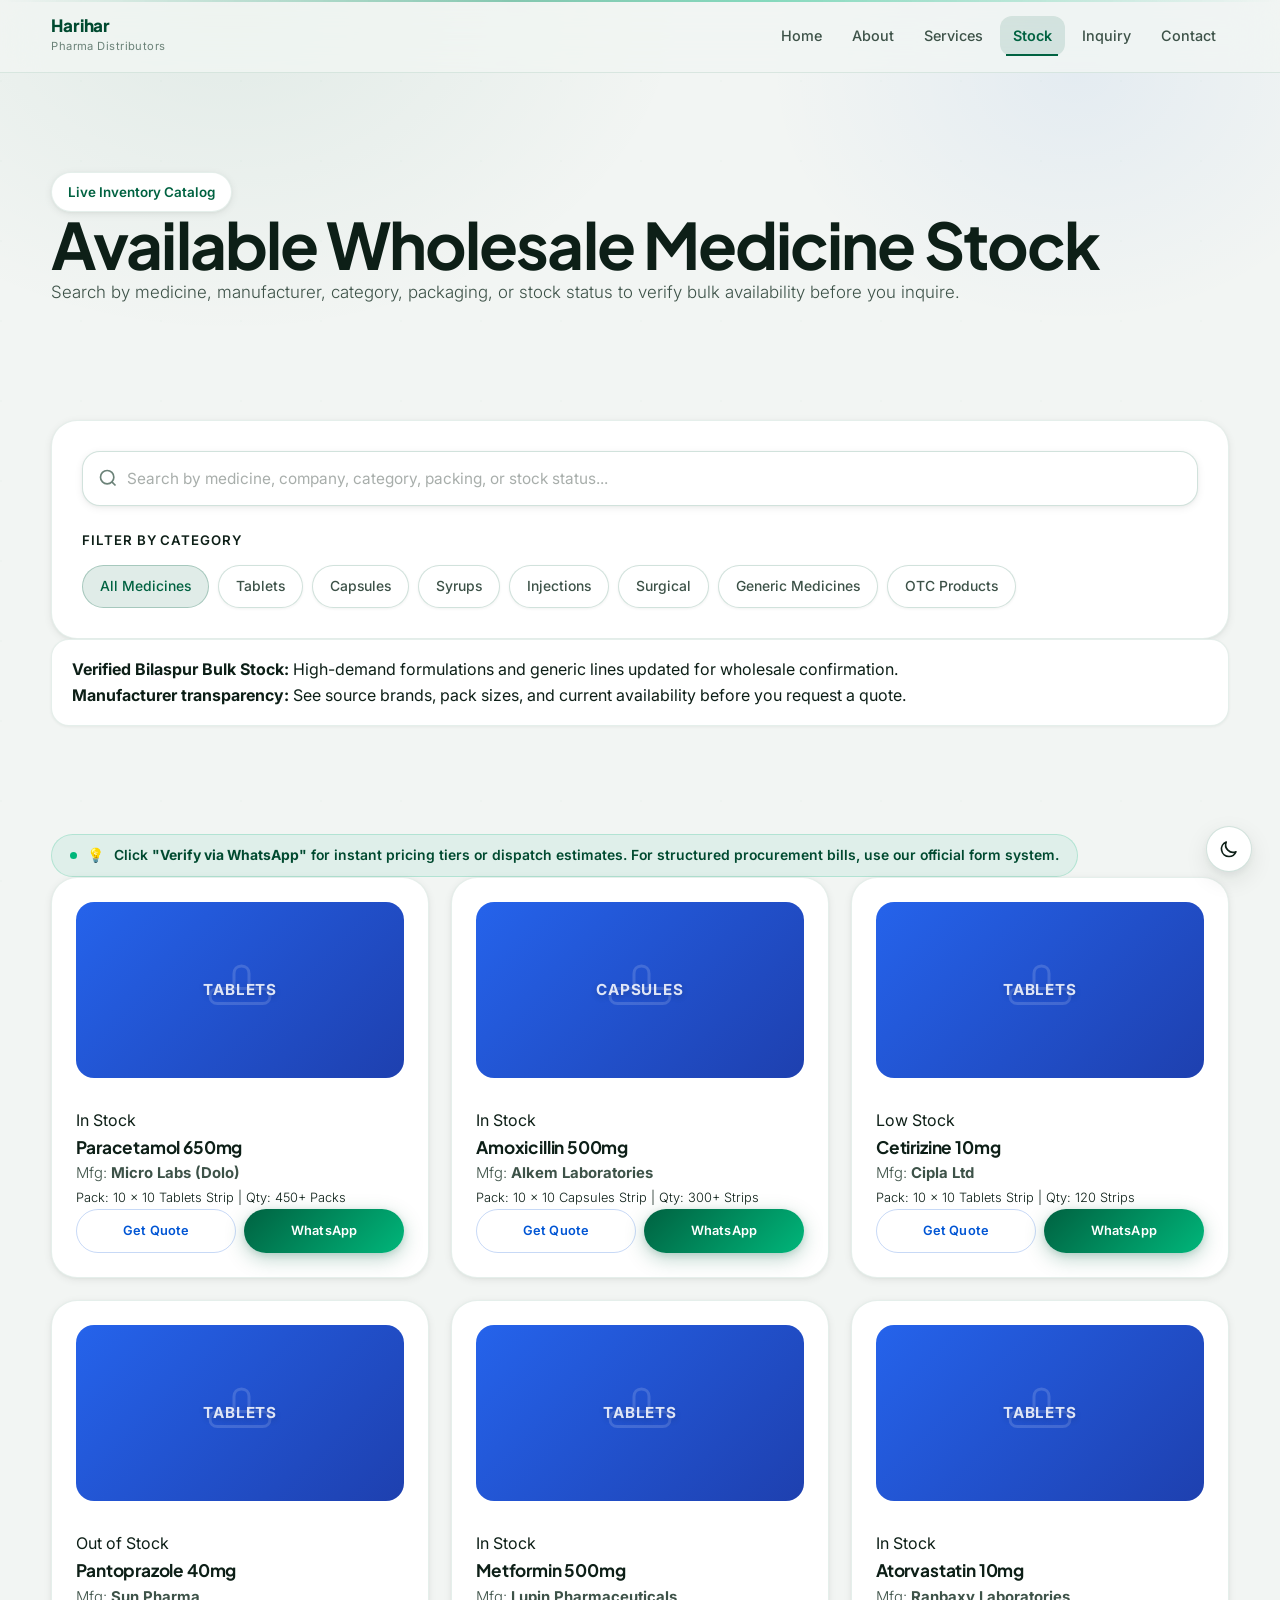
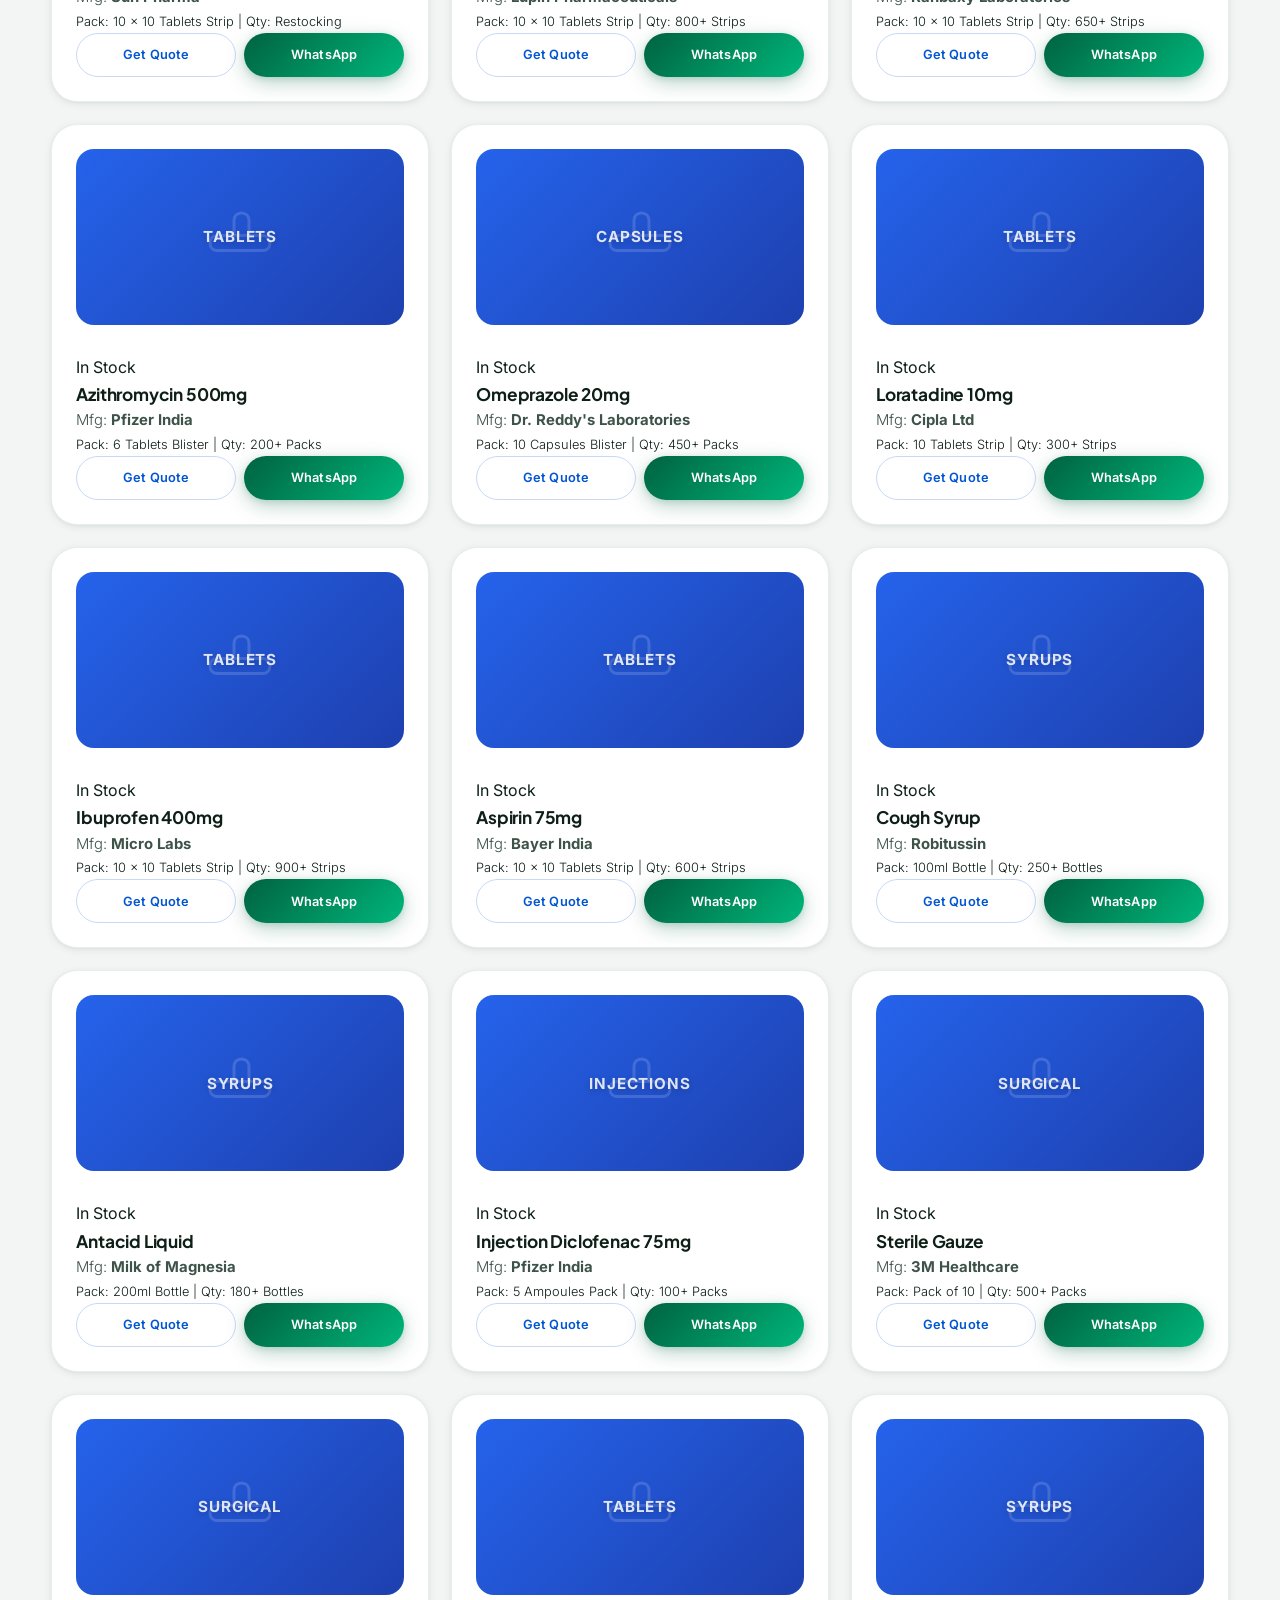
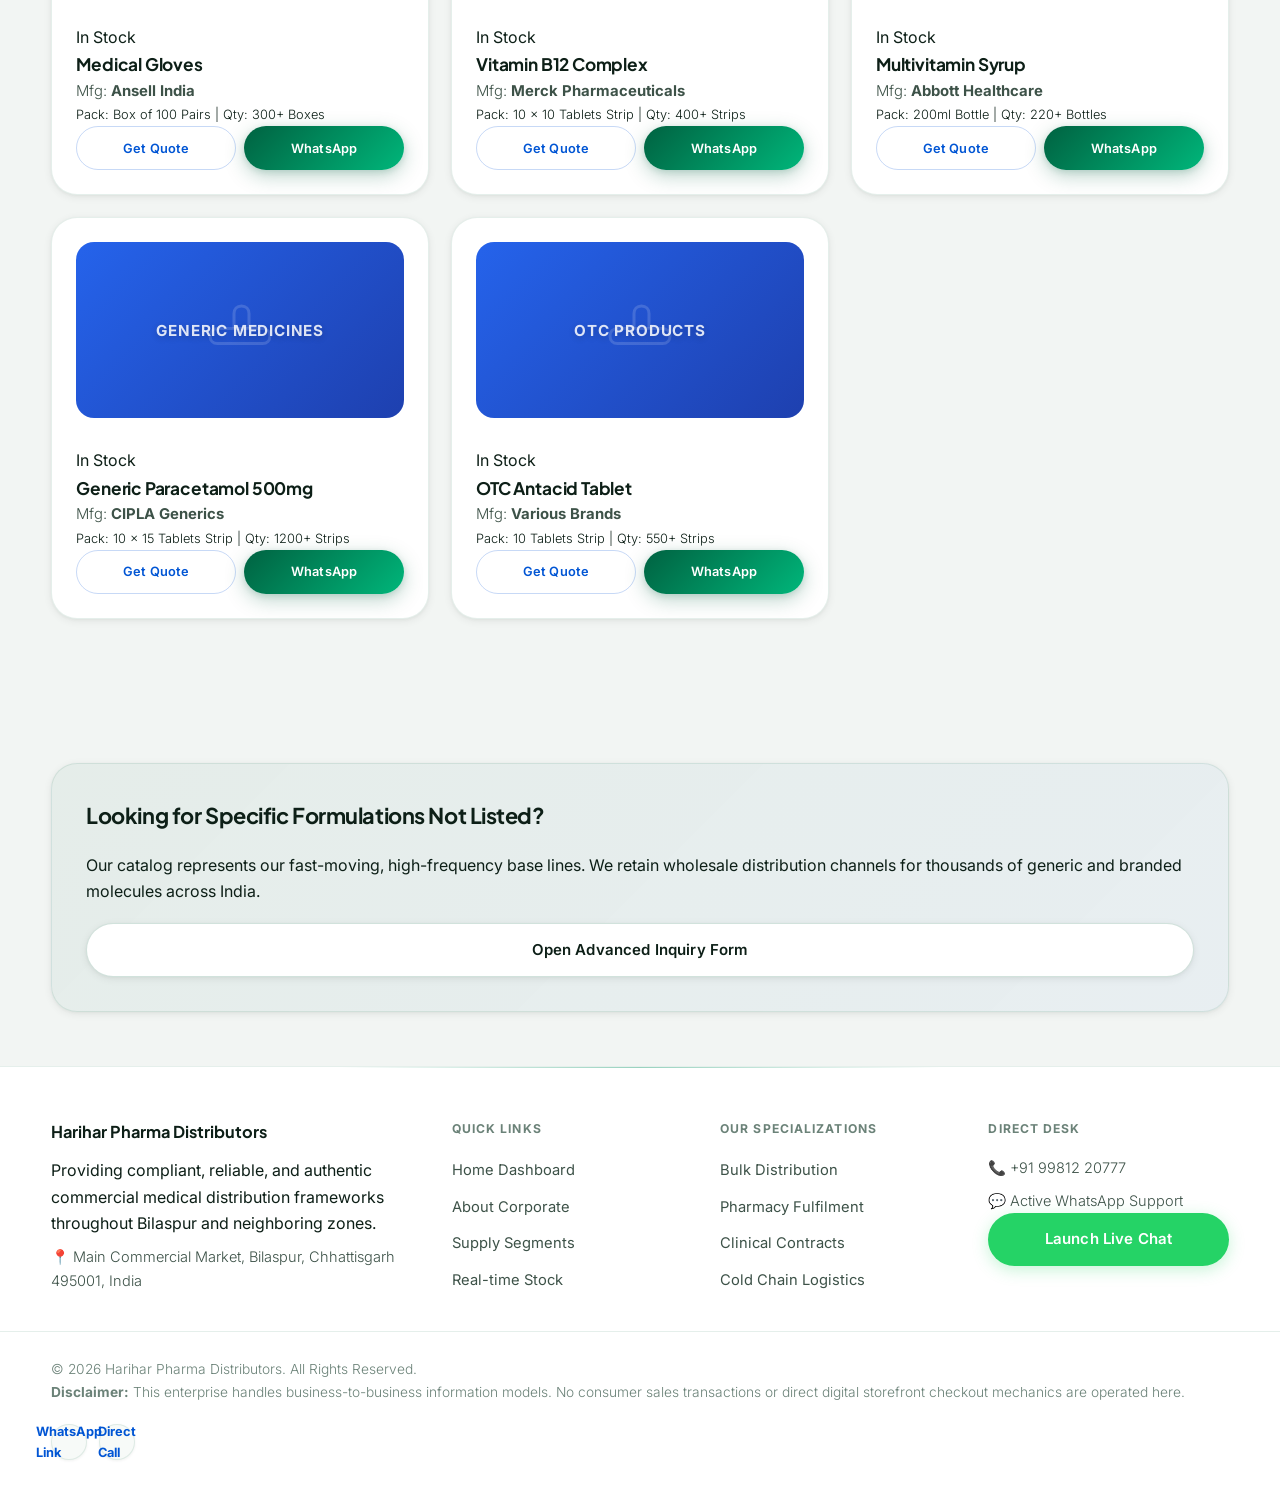
<file: stock.html>
<!DOCTYPE html>
<html lang="en">
<head>
  <meta charset="UTF-8">
  <meta name="viewport" content="width=device-width, initial-scale=1.0">
  <title>Available Medicine Stock - Harihar Pharma Distributors</title>
  <link rel="preconnect" href="https://fonts.googleapis.com">
  <link rel="preconnect" href="https://fonts.gstatic.com" crossorigin>
  <link href="https://fonts.googleapis.com/css2?family=Inter:wght@400;500;600;700&family=Plus+Jakarta+Sans:wght@500;700;800&display=swap" rel="stylesheet">
  <meta name="description" content="Browse the stock catalog of Harihar Pharma Distributors to find available bulk medicines, generics, and healthcare essentials for pharmacies, clinics, and medical centers.">
  <meta name="keywords" content="medicine stock, pharma catalog, wholesale medicine inventory, Bilaspur pharmacy stock, bulk drug availability">
  <meta name="author" content="Harihar Pharma Distributors">
  <meta name="theme-color" content="#0A4D68">
  <meta property="og:type" content="website">
  <meta property="og:site_name" content="Harihar Pharma Distributors">
  <meta property="og:title" content="Available Medicine Stock - Harihar Pharma Distributors">
  <meta property="og:description" content="Browse available bulk medicine stock at Harihar Pharma Distributors and contact our team for fast verification and supply support.">
  <meta property="og:image" content="assets/placeholder.svg">
  <meta property="og:url" content="https://hariharwholesale.example.com/stock.html">
  <meta name="twitter:card" content="summary_large_image">
  <meta name="twitter:title" content="Available Medicine Stock - Harihar Pharma Distributors">
  <meta name="twitter:description" content="Browse available bulk medicine stock at Harihar Pharma Distributors and contact our team for fast verification and supply support.">
  <link rel="stylesheet" href="css/style.css">
</head>
<body>
  <button class="theme-toggle-btn" id="themeToggle" aria-label="Toggle display theme">
    <svg class="sun-icon" fill="none" stroke="currentColor" viewBox="0 0 24 24" stroke-width="2"><path stroke-linecap="round" stroke-linejoin="round" d="M12 3v1m0 16v1m9-9h-1M4 12H3m15.364-6.364l-.707.707M6.343 17.657l-.707.707m12.728 0l-.707-.707M6.343 6.343l-.707-.707M14 12a2 2 0 11-4 0 2 2 0 014 0z"/></svg>
    <svg class="moon-icon" fill="none" stroke="currentColor" viewBox="0 0 24 24" stroke-width="2"><path stroke-linecap="round" stroke-linejoin="round" d="M20.354 15.354A9 9 0 018.646 3.646 9.003 9.003 0 0012 21a9.003 9.003 0 008.354-5.646z"/></svg>
  </button>
  <div id="site-preloader">
  <div class="loader-pulse-ring">
    <svg class="loader-icon" width="36" height="36" viewBox="0 0 24 24" fill="none" stroke="currentColor" stroke-width="2.5" stroke-linecap="round" stroke-linejoin="round">
      <line x1="12" y1="5" x2="12" y2="19"></line>
      <line x1="5" y1="12" x2="19" y2="12"></line>
    </svg>
  </div>
  <div class="loader-text">Harihar Pharma Distributors</div>
</div>
  <header class="site-header">
    <nav class="navbar container">
      <div class="navbar-brand">
        <span class="navbar-brand-main">Harihar</span>
        <span class="navbar-brand-subtitle">Pharma Distributors</span>
      </div>
      <button class="hamburger" aria-label="Toggle menu">
        <span></span>
        <span></span>
        <span></span>
      </button>
      <ul class="nav-links">
        <li><a href="index.html">Home</a></li>
        <li><a href="about.html">About</a></li>
        <li><a href="services.html">Services</a></li>
        <li><a href="stock.html" class="active">Stock</a></li>
        <li><a href="inquiry.html">Inquiry</a></li>
        <li><a href="contact.html">Contact</a></li>
      </ul>
    </nav>
  </header>

  <section class="hero static-hero">
    <div class="container">
      <span class="badge">Live Inventory Catalog</span>
      <h1>Available Wholesale Medicine Stock</h1>
      <p>Search by medicine, manufacturer, category, packaging, or stock status to verify bulk availability before you inquire.</p>
    </div>
  </section>

  <section class="search-filter-panel">
    <div class="container">
      <div class="panel-box">
        <div class="search-wrapper">
          <svg class="search-icon" width="20" height="20" viewBox="0 0 24 24" fill="none" stroke="currentColor" stroke-width="2"><circle cx="11" cy="11" r="8"></circle><line x1="21" y1="21" x2="16.65" y2="16.65"></line></svg>
          <input type="text" id="medicine-search" placeholder="Search by medicine, company, category, packing, or stock status...">
        </div>
        
        <div class="filter-wrapper">
          <label class="filter-label">Filter by Category</label>
          <div class="filter-buttons" id="filter-btn-container">
            <button class="filter-btn active" data-category="all">All Medicines</button>
            <button class="filter-btn" data-category="Tablets">Tablets</button>
            <button class="filter-btn" data-category="Capsules">Capsules</button>
            <button class="filter-btn" data-category="Syrups">Syrups</button>
            <button class="filter-btn" data-category="Injections">Injections</button>
            <button class="filter-btn" data-category="Surgical">Surgical</button>
            <button class="filter-btn" data-category="Generic Medicines">Generic Medicines</button>
            <button class="filter-btn" data-category="OTC Products">OTC Products</button>
          </div>
          <div class="mobile-scroll-hint">Swipe to view more options</div>
        </div>
      </div>
      <div class="stock-summary-panel">
        <div class="stock-summary">
          <p><strong>Verified Bilaspur Bulk Stock:</strong> High-demand formulations and generic lines updated for wholesale confirmation.</p>
          <p><strong>Manufacturer transparency:</strong> See source brands, pack sizes, and current availability before you request a quote.</p>
        </div>
      </div>
    </div>
  </section>

  <section class="section">
    <div class="container">
      <div class="notice-bar">
        <span class="notice-light">💡</span>
        <p>Click <strong>"Verify via WhatsApp"</strong> for instant pricing tiers or dispatch estimates. For structured procurement bills, use our official form system.</p>
      </div>

      <div class="grid grid-3" id="medicine-grid">
        </div>
      
      <div id="no-results" class="no-results-hidden">
        <h3>No matching medicines found</h3>
        <p>Try refining your search terms or contact our procurement desk directly for unlisted formulations.</p>
      </div>
    </div>
  </section>

  <section class="alt-cta-section">
    <div class="container">
      <div class="alt-cta-box">
        <h3>Looking for Specific Formulations Not Listed?</h3>
        <p>Our catalog represents our fast-moving, high-frequency base lines. We retain wholesale distribution channels for thousands of generic and branded molecules across India.</p>
        <a href="inquiry.html" class="btn btn-secondary">Open Advanced Inquiry Form</a>
      </div>
    </div>
  </section>

  <footer class="site-footer">
    <div class="container footer-grid">
      <div class="footer-brand-side">
        <h3>Harihar Pharma Distributors</h3>
        <p>Providing compliant, reliable, and authentic commercial medical distribution frameworks throughout Bilaspur and neighboring zones.</p>
        <p class="footer-location" id="footer-address-slot">📍 Bilaspur, Chhattisgarh, India</p>
      </div>
      <div class="footer-links-column">
        <h4>Quick Links</h4>
        <ul>
          <li><a href="index.html">Home Dashboard</a></li>
          <li><a href="about.html">About Corporate</a></li>
          <li><a href="services.html">Supply Segments</a></li>
          <li><a href="stock.html">Real-time Stock</a></li>
        </ul>
      </div>
      <div class="footer-links-column">
        <h4>Our Specializations</h4>
        <ul>
          <li><a href="services.html">Bulk Distribution</a></li>
          <li><a href="services.html">Pharmacy Fulfilment</a></li>
          <li><a href="services.html">Clinical Contracts</a></li>
          <li><a href="services.html">Cold Chain Logistics</a></li>
        </ul>
      </div>
      <div class="footer-links-column">
        <h4>Direct Desk</h4>
        <p class="footer-contact-item" id="footer-phone-slot">📞 +91 99812 20777</p>
        <p class="footer-contact-item">💬 Active WhatsApp Support</p>
        <button class="btn btn-whatsapp-footer" onclick="sendWhatsAppContact()">Launch Live Chat</button>
      </div>
    </div>
    <div class="footer-bottom">
      <div class="container footer-bottom-flex">
        <p class="footer-disclaimer">
          &copy; 2026 Harihar Pharma Distributors. All Rights Reserved. <br>
          <span><strong>Disclaimer:</strong> This enterprise handles business-to-business information models. No consumer sales transactions or direct digital storefront checkout mechanics are operated here.</span>
        </p>
        <div class="footer-socials">
          <a href="#" id="footer-wa-link" target="_blank">WhatsApp Link</a>
          <a href="#" id="footer-call-link">Direct Call</a>
        </div>
      </div>
    </div>
  </footer>

  <script src="js/script.js"></script>
</body>
</html>
</file>
<file: css/style.css>
/* ==========================================================================
   HARIHAR PHARMA DISTRIBUTORS — MASTER STYLESHEET v3.0
   Clean, conflict-free, mobile-first, production-ready
   Fonts: Syne (display) + DM Sans (body) — Google Fonts

   Sections:
   1.  Variables & Design Tokens
   2.  Global Reset & Base
   3.  Layout Utilities
   4.  Header & Navigation
   5.  Buttons
   6.  Hero
   7.  Cards & Trust Grid
   8.  Forms & Contact
   9.  Search / Stock Catalog
   10. Footer
   11. Toast & Preloader
   12. Animations & Keyframes
   13. Dark Mode
   14. Responsive (mobile-first breakpoints)
   15. Accessibility
   ========================================================================== */

/* =========================================================
   1. VARIABLES & DESIGN TOKENS  (single :root — no duplicates)
   ========================================================= */


:root {
  /* ── Palette ───────────────────────────────────────────── */
  --bg:              #f2f5f3;
  --bg-soft:         #f7faf8;
  --surface:         rgba(255,255,255,0.88);
  --surface-strong:  rgba(255,255,255,0.97);
  --surface-el:      #ffffff;

  --text:            #0d1f17;
  --text-muted:      #3d5248;
  --text-soft:       #6b8278;
  --text-ghost:      rgba(13,31,23,0.36);
  --text-inverse:    #f0f7f4;

  --primary:         #006241;
  --primary-deep:    #004a30;
  --primary-light:   #008f5f;
  --primary-glow:    rgba(0,98,65,0.12);

  --secondary:       #0055d4;
  --secondary-soft:  rgba(0,85,212,0.08);
  --secondary-bd:    rgba(0,85,212,0.22);

  --accent:          #00b67a;
  --wa-green:        #25d366;
  --danger:          #c8344b;

  /* ── Borders ───────────────────────────────────────────── */
  --bd:              rgba(0,98,65,0.10);
  --bd-strong:       rgba(0,98,65,0.18);

  /* ── Shadows (dual-layer for physical depth) ───────────── */
  --sh-xs:  0 1px 3px rgba(0,30,18,0.06);
  --sh-sm:  0 2px 8px rgba(0,30,18,0.07), 0 1px 3px rgba(0,30,18,0.04);
  --sh-md:  0 8px 24px rgba(0,30,18,0.09), 0 3px 8px rgba(0,30,18,0.05);
  --sh-lg:  0 20px 48px rgba(0,30,18,0.11), 0 6px 16px rgba(0,30,18,0.06);
  --sh-xl:  0 36px 72px rgba(0,30,18,0.13), 0 12px 24px rgba(0,30,18,0.08);

  /* ── Radii ─────────────────────────────────────────────── */
  --r-xs:   6px;
  --r-sm:   12px;
  --r-md:   18px;
  --r-lg:   26px;
  --r-xl:   36px;
  --r-pill: 999px;

  /* ── Typography ────────────────────────────────────────── */
  --font-head: 'Plus Jakarta Sans', var(--font-body);
  --font-body: 'Inter', -apple-system, system-ui, sans-serif;

  /* ── Motion ────────────────────────────────────────────── */
  --ease-expo:   cubic-bezier(0.16, 1, 0.3, 1);
  --ease-spring: cubic-bezier(0.34, 1.56, 0.64, 1);
  --ease-quart:  cubic-bezier(0.76, 0, 0.24, 1);
  --t-fast:  0.16s;
  --t-base:  0.26s;
  --t-slow:  0.46s;

  /* ── Layout ────────────────────────────────────────────── */
  --container: min(1280px, 92%);
  --sec-pad:   clamp(64px, 10vh, 108px);
}

/* =========================================================
   2. GLOBAL RESET & BASE
   ========================================================= */

*, *::before, *::after {
  box-sizing: border-box;
  margin: 0;
  padding: 0;
}

html {
  scroll-behavior: smooth;
  text-size-adjust: 100%;
  -webkit-text-size-adjust: 100%;
}

body {
  font-family: var(--font-body);
  font-size: 16px;
  line-height: 1.65;
  color: var(--text);
  background-color: var(--bg);
  background-image:
    radial-gradient(ellipse 760px 560px at 18% 0%,  rgba(0,98,65,0.07)   0%, transparent 60%),
    radial-gradient(ellipse 560px 460px at 84% 8%,  rgba(0,85,212,0.06)  0%, transparent 55%),
    url("data:image/svg+xml,%3Csvg xmlns='http://www.w3.org/2000/svg' width='80' height='80'%3E%3Ccircle cx='1' cy='1' r='1' fill='%23006241' fill-opacity='0.02'/%3E%3C/svg%3E");
  background-attachment: fixed;
  overflow-x: hidden;
  -webkit-font-smoothing: antialiased;
  -moz-osx-font-smoothing: grayscale;
}

img, svg { display: block; max-width: 100%; height: auto; }
button, input, select, textarea { font: inherit; }
button { border: none; background: none; cursor: pointer; }
a { color: inherit; text-decoration: none; }

::selection {
  background: rgba(0,98,65,0.14);
  color: var(--primary-deep);
}

/* =========================================================
   3. LAYOUT UTILITIES
   ========================================================= */

.container { width: var(--container); margin: 0 auto; }

.section { padding: var(--sec-pad) 0; }

.text-center { text-align: center; }

/* Section eyebrow label */
.section-subtitle {
  display: inline-flex;
  align-items: center;
  gap: 7px;
  padding: 6px 14px 6px 10px;
  border-radius: var(--r-pill);
  background: var(--primary-glow);
  border: 1px solid rgba(0,98,65,0.15);
  color: var(--primary);
  font-size: 0.76rem;
  font-weight: 600;
  letter-spacing: 0.08em;
  text-transform: uppercase;
  margin-bottom: 16px;
}

.section-subtitle::before {
  content: '';
  width: 6px; height: 6px;
  border-radius: 50%;
  background: var(--primary);
  flex-shrink: 0;
  animation: dotPulse 2.4s ease-in-out infinite;
}

.section-header {
  max-width: 680px;
  margin-bottom: 44px;
}

.section-header h2 {
  font-family: var(--font-head);
  font-size: clamp(1.9rem, 3.4vw, 2.9rem);
  font-weight: 700;
  line-height: 1.06;
  letter-spacing: -0.025em;
  color: var(--text);
}

.section-desc {
  margin-top: 14px;
  color: var(--text-muted);
  font-size: 1.04rem;
  font-weight: 300;
  line-height: 1.76;
}

.badge {
  display: inline-flex;
  align-items: center;
  gap: 8px;
  padding: 8px 16px;
  border-radius: var(--r-pill);
  background: var(--surface-el);
  border: 1px solid var(--bd);
  color: var(--primary);
  font-size: 0.84rem;
  font-weight: 600;
  box-shadow: var(--sh-sm);
}

/* Grids */
.trust-grid, .grid-3 { display: grid; gap: 22px; grid-template-columns: repeat(3, minmax(0,1fr)); }
.grid-2             { display: grid; gap: 22px; grid-template-columns: repeat(2, minmax(0,1fr)); }
.grid-4             { display: grid; gap: 22px; grid-template-columns: repeat(4, minmax(0,1fr)); }
.focus-grid         { display: grid; gap: 22px; grid-template-columns: repeat(2, minmax(0,1fr)); }

/* =========================================================
   4. HEADER & NAVIGATION
   ========================================================= */

.site-header {
  position: sticky;
  top: 0;
  z-index: 1000;
  backdrop-filter: blur(22px) saturate(1.6);
  -webkit-backdrop-filter: blur(22px) saturate(1.6);
  background: rgba(242,245,243,0.80);
  border-bottom: 1px solid var(--bd);
  transition: background var(--t-base) var(--ease-expo),
              box-shadow  var(--t-base) var(--ease-expo);
}

/* Gradient hairline accent at very top */
.site-header::before {
  content: '';
  position: absolute;
  inset: 0 0 auto;
  height: 2px;
  background: linear-gradient(90deg, transparent 0%, var(--primary-light) 40%, var(--accent) 60%, transparent 100%);
  opacity: 0.45;
  pointer-events: none;
}

.site-header.scrolled {
  background: rgba(242,245,243,0.94);
  box-shadow: var(--sh-md);
}

.navbar {
  min-height: 72px;
  display: flex;
  align-items: center;
  justify-content: space-between;
  gap: 18px;
}

/* Brand */
.navbar-brand {
  display: inline-flex;
  flex-direction: column;
  gap: 2px;
}

.navbar-brand-main {
  font-family: var(--font-head);
  font-size: 1.06rem;
  font-weight: 800;
  letter-spacing: -0.01em;
  color: var(--primary-deep);
  line-height: 1.1;
}

.navbar-brand-subtitle {
  font-size: 0.70rem;
  font-weight: 400;
  color: var(--text-soft);
  letter-spacing: 0.04em;
}

/* Nav links */
.nav-links {
  display: flex;
  align-items: center;
  gap: 4px;
  list-style: none;
}

.nav-links li { list-style: none; }

.nav-links a {
  display: inline-block;
  padding: 8px 13px;
  border-radius: var(--r-sm);
  color: var(--text-muted);
  font-size: 0.9rem;
  font-weight: 500;
  transition: color var(--t-fast) ease, background var(--t-fast) ease;
}

.nav-links a:hover,
.nav-links a:focus-visible {
  color: var(--primary);
  background: var(--primary-glow);
}

.nav-links a {
  position: relative;
  transition: color var(--t-fast) ease;
}

.nav-links a::after {
  content: '';
  position: absolute;
  bottom: 0;
  left: 50%;
  width: 0;
  height: 2px;
  background: var(--primary);
  transition: width var(--t-fast) var(--ease-expo), left var(--t-fast) var(--ease-expo);
}

.nav-links a:hover::after,
.nav-links a.active::after {
  width: 80%;
  left: 10%;
}

.nav-links a.active {
  color: var(--primary);
  background: var(--primary-glow);
  font-weight: 600;
}

/* Hamburger */
.hamburger {
  display: none;
  align-items: center;
  justify-content: center;
  width: 44px;
  height: 44px;               /* WCAG 2.5.5 min tap target */
  border-radius: var(--r-sm);
  background: var(--surface-el);
  border: 1px solid var(--bd);
  box-shadow: var(--sh-xs);
  position: relative;
  flex-shrink: 0;
  touch-action: manipulation;
  transition: background var(--t-base) var(--ease-expo);
}

.hamburger:hover { background: var(--bg-soft); }

.hamburger span {
  position: absolute;
  left: 50%;
  width: 20px;
  height: 1.5px;
  background: var(--text);
  border-radius: 2px;
  transform: translateX(-50%);
  transition: transform var(--t-base) var(--ease-quart),
              opacity   var(--t-fast) ease;
}

.hamburger span:nth-child(1) { top: 16px; }
.hamburger span:nth-child(2) { top: 22px; }
.hamburger span:nth-child(3) { top: 28px; }

.toggle-burger span:nth-child(1) { transform: translateX(-50%) translateY(6px) rotate(45deg); }
.toggle-burger span:nth-child(2) { opacity: 0; transform: translateX(-50%) scaleX(0); }
.toggle-burger span:nth-child(3) { transform: translateX(-50%) translateY(-6px) rotate(-45deg); }

/* Mobile drawer */
.nav-links.nav-active {
  position: fixed;
  inset: 72px 0 0 auto;
  width: min(300px, 78vw);
  padding: 24px 18px;
  flex-direction: column;
  align-items: flex-start;
  gap: 4px;
  background: var(--surface-el);
  border-left: 1px solid var(--bd);
  box-shadow: -14px 0 40px rgba(0,30,18,0.12);
  overflow-y: auto;
  -webkit-overflow-scrolling: touch;
  animation: drawerIn var(--t-base) var(--ease-expo) both;
}

.nav-links.nav-active a {
  width: 100%;
  padding: 12px 16px;
  font-size: 1rem;
  border-radius: var(--r-sm);
}

/* =========================================================
   5. BUTTONS
   ========================================================= */

.btn {
  display: inline-flex;
  align-items: center;
  justify-content: center;
  gap: 8px;
  padding: 14px 26px;
  min-height: 44px;           /* WCAG tap target */
  border-radius: var(--r-pill);
  font-weight: 600;
  font-size: 0.94rem;
  letter-spacing: 0.01em;
  touch-action: manipulation;
  cursor: pointer;
  position: relative;
  overflow: hidden;
  transition:
    transform  var(--t-base) var(--ease-spring),
    box-shadow var(--t-base) var(--ease-expo),
    background var(--t-fast) ease,
    border-color var(--t-fast) ease;
}

/* Light-reflection shimmer on hover */
.btn::after {
  content: '';
  position: absolute;
  top: 0; left: -110%;
  width: 60%; height: 100%;
  background: linear-gradient(90deg, transparent, rgba(255,255,255,0.18), transparent);
  transform: skewX(-20deg);
  transition: left 0.55s var(--ease-expo);
  pointer-events: none;
}

.btn:hover { transform: translateY(-2px); }
.btn:hover::after { left: 150%; }
.btn:active { transform: translateY(0) scale(0.975); }

/* Primary — emerald → mint gradient */
.btn-primary-whatsapp {
  color: #fff;
  background: linear-gradient(135deg, var(--primary) 0%, var(--accent) 100%);
  box-shadow: 0 6px 20px rgba(0,98,65,0.26), 0 2px 6px rgba(0,98,65,0.14);
}
.btn-primary-whatsapp:hover {
  box-shadow: 0 12px 32px rgba(0,98,65,0.32), 0 4px 10px rgba(0,98,65,0.16);
}

/* Secondary — ghost white */
.btn-secondary {
  color: var(--text);
  background: var(--surface-el);
  border: 1px solid var(--bd-strong);
  box-shadow: var(--sh-sm);
}
.btn-secondary:hover { border-color: rgba(0,98,65,0.30); }

/* Outline — blue */
.btn-outline {
  color: var(--secondary);
  background: transparent;
  border: 1px solid var(--secondary-bd);
}
.btn-outline:hover { background: var(--secondary-soft); }

/* WhatsApp CTA */
.btn-whatsapp-footer {
  width: 100%;
  justify-content: center;
  color: #fff;
  background: var(--wa-green);
  box-shadow: 0 4px 16px rgba(37,211,102,0.26);
}
.btn-whatsapp-footer:hover {
  box-shadow: 0 8px 24px rgba(37,211,102,0.34);
}

.btn-small  { padding: 10px 20px; font-size: 0.86rem; min-height: 40px; }
.btn-block  { width: 100%; }

.hero-buttons {
  display: flex;
  align-items: center;
  gap: 14px;
  flex-wrap: wrap;
  margin-top: 8px;
}

/* =========================================================
   6. HERO
   ========================================================= */

.hero,
.static-hero {
  padding: clamp(76px, 11vh, 128px) 0 clamp(56px, 8vh, 96px);
  position: relative;
}

.hero-grid {
  display: grid;
  grid-template-columns: 1.1fr 0.9fr;
  gap: 48px;
  align-items: center;
}

.hero-content { display: grid; gap: 20px; }

.hero h1,
.static-hero h1 {
  font-family: var(--font-head);
  font-size: clamp(2.4rem, 5vw, 4rem);
  line-height: 1.02;
  letter-spacing: -0.03em;
  font-weight: 700;
  color: var(--text);
}

/* Gradient text highlight */
.hero h1 span,
.hero h1 em {
  font-style: normal;
  background: linear-gradient(135deg, var(--primary) 0%, var(--accent) 55%, var(--secondary) 100%);
  -webkit-background-clip: text;
  -webkit-text-fill-color: transparent;
  background-clip: text;
}

.hero p,
.hero-lead {
  color: var(--text-muted);
  font-size: 1.06rem;
  font-weight: 300;
  line-height: 1.78;
}

/* Hero visual panel */
.hero-image-wrapper {
  position: relative;
  min-height: 420px;
  display: grid;
  place-items: center;
}

.hero-accent-bg {
  position: absolute;
  inset: 0;
  border-radius: var(--r-xl);
  background:
    radial-gradient(ellipse at 22% 22%, rgba(0,98,65,0.11) 0%, transparent 52%),
    radial-gradient(ellipse at 80% 78%, rgba(0,85,212,0.09) 0%, transparent 52%);
  pointer-events: none;
}

.hero-animation-scene {
  position: relative;
  width: 100%;
  min-height: 420px;
  display: grid;
  place-items: center;
  overflow: hidden;
}

.hero-glow-orb {
  position: absolute;
  width: 150px; height: 150px;
  border-radius: 50%;
  background: radial-gradient(circle, rgba(0,182,122,0.16), rgba(0,85,212,0.09) 60%, transparent);
  filter: blur(26px);
  top: 6%; right: 10%;
  animation: orbFloat 9s ease-in-out infinite;
}

.hero-pill {
  position: absolute;
  border-radius: var(--r-pill);
  background: linear-gradient(135deg, rgba(0,98,65,0.08), rgba(0,182,122,0.06));
  border: 1px solid rgba(0,98,65,0.11);
  backdrop-filter: blur(5px);
}
.pill-sm { width: 96px; height: 34px; top: 14%; left: 12%; animation: floatY 5.2s ease-in-out infinite; }
.pill-lg { width: 136px; height: 46px; bottom: 22%; right: 14%; animation: floatY 7.2s ease-in-out infinite 1.3s; }

.hero-cross {
  position: absolute;
  width: 62px; height: 62px;
  display: grid; place-items: center;
  font-size: 1.35rem;
  color: var(--secondary);
  top: 36%; left: 52%;
  background: rgba(0,85,212,0.08);
  border: 1px solid rgba(0,85,212,0.13);
  border-radius: var(--r-sm);
  animation: floatY 6.2s ease-in-out infinite 0.7s;
}

.hero-medical-box {
  position: absolute;
  width: 136px; height: 136px;
  background: var(--surface-el);
  border: 1px solid var(--bd);
  box-shadow: var(--sh-md);
  border-radius: var(--r-md);
  top: 28%; left: 18%;
  display: grid; place-items: center;
  animation: floatY 6.8s ease-in-out infinite 0.4s;
}
.hero-medical-box .box-top,
.hero-medical-box .box-front,
.hero-medical-box .box-label { display: none; }

/* Hero stat cards */
.hero-card {
  position: absolute;
  padding: 20px 24px;
  border-radius: var(--r-lg);
  background: var(--surface-el);
  border: 1px solid var(--bd);
  box-shadow: var(--sh-lg);
  backdrop-filter: blur(12px);
  animation: cardIn 0.7s var(--ease-expo) both;
}

.hero-card-left  { width: clamp(200px,26vw,268px); top: 12%; left: 52%; animation-delay: 0.32s; }
.hero-card-right { width: clamp(200px,26vw,268px); bottom: 12%; right: 12%; animation-delay: 0.56s; }

.hero-card span {
  display: inline-flex; align-items: center; gap: 6px;
  margin-bottom: 10px;
  color: var(--primary);
  font-size: 0.76rem; font-weight: 600; letter-spacing: 0.07em; text-transform: uppercase;
}

.hero-card strong {
  display: block;
  font-family: var(--font-head);
  font-size: clamp(1.8rem, 2.8vw, 2.6rem);
  font-weight: 700; letter-spacing: -0.03em;
  color: var(--text); line-height: 1;
  margin-bottom: 7px;
}

.hero-card p {
  color: var(--text-muted);
  font-size: 0.87rem; font-weight: 300; line-height: 1.64;
}

/* =========================================================
   7. CARDS & TRUST GRID
   ========================================================= */

/* Card base (single definition — no duplicates) */
.trust-item,
.service-display-card,
.support-card-item,
.focus-card,
.card,
.product-card,
.panel-box,
.info-block-item,
.action-card-panel,
.alt-cta-box {
  background: var(--surface-el);
  border: 1px solid var(--bd);
  box-shadow: var(--sh-sm);
  border-radius: var(--r-lg);
  transition:
    transform    var(--t-base) var(--ease-spring),
    box-shadow   var(--t-base) var(--ease-expo),
    border-color var(--t-base) var(--ease-expo);
}

.trust-item:hover,
.service-display-card:hover,
.support-card-item:hover,
.focus-card:hover,
.card:hover,
.product-card:hover,
.panel-box:hover,
.info-block-item:hover,
.action-card-panel:hover,
.alt-cta-box:hover {
  transform: translateY(-5px);
  box-shadow: var(--sh-lg);
  border-color: var(--bd-strong);
}

/* Padding for most cards */
.trust-item,
.service-display-card,
.support-card-item,
.focus-card,
.card,
.product-card { padding: 28px; }

/* Gradient stripe accent on feature cards */
.trust-item::before,
.service-display-card::before {
  content: '';
  display: block;
  height: 3px; width: 38px;
  background: linear-gradient(90deg, var(--primary), var(--accent));
  border-radius: var(--r-pill);
  margin-bottom: 22px;
}

/* Bottom reveal bar on hover */
.service-display-card::after,
.card::after,
.product-card::after {
  content: '';
  position: absolute;
  bottom: 0; left: 0;
  width: 100%; height: 3px;
  background: linear-gradient(90deg, var(--primary), var(--secondary));
  transform: scaleX(0);
  transform-origin: left;
  transition: transform 0.38s var(--ease-expo);
}

.service-display-card,
.card,
.product-card { position: relative; overflow: hidden; }

.service-display-card:hover::after,
.card:hover::after,
.product-card:hover::after { transform: scaleX(1); }

/* Icon boxes */
.trust-icon-box,
.support-avatar-icon,
.info-icon {
  width: 52px; height: 52px;
  display: grid; place-items: center;
  border-radius: 15px;
  margin-bottom: 18px;
  flex-shrink: 0;
  transition: background var(--t-base) ease, transform var(--t-base) var(--ease-spring);
}

.trust-icon-box,
.info-icon {
  background: var(--primary-glow);
  border: 1px solid rgba(0,98,65,0.13);
  color: var(--primary);
}

.support-avatar-icon {
  background: var(--secondary-soft);
  border: 1px solid var(--secondary-bd);
  color: var(--secondary);
}

.trust-item:hover .trust-icon-box,
.card:hover .trust-icon-box {
  background: var(--primary);
  color: #fff;
  transform: scale(1.06) rotate(4deg);
}

/* Card text */
.trust-item h3,
.service-display-card h3,
.focus-card h3,
.support-card-item h4,
.card h3,
.product-card h3,
.info-body h4,
.alt-cta-box h3 {
  font-family: var(--font-head);
  font-size: 1.08rem;
  font-weight: 700;
  letter-spacing: -0.01em;
  margin-bottom: 9px;
  color: var(--text);
}

.support-card-item p,
.card p,
.info-body p,
.trust-item p,
.service-display-card p,
.focus-card p,
.product-card p {
  color: var(--text-muted);
  font-size: 0.93rem;
  font-weight: 300;
  line-height: 1.72;
}

/* Focus / checklist */
.focus-list {
  display: grid;
  gap: 13px;
  list-style: none;
  margin-top: 6px;
}

.focus-list li { display: flex; gap: 11px; align-items: flex-start; }

.focus-list svg {
  min-width: 17px;
  color: var(--primary);
  margin-top: 3px;
}

.focus-list span,
.focus-list div {
  font-size: 0.95rem;
  color: var(--text-muted);
}

.card-image {
  min-height: 176px;
  border-radius: var(--r-md);
  background: linear-gradient(135deg, rgba(0,85,212,0.07), rgba(0,98,65,0.07));
  margin-bottom: 16px;
}

.product-card { display: grid; gap: 13px; padding: 24px; }
.product-card h3 { margin: 0; }

/* =========================================================
   8. FORMS & CONTACT
   ========================================================= */

.contact-main-section,
.form-main-section { padding-top: 0; }

/* Section Layout Grid */
.inquiry-grid {
  display: grid;
  grid-template-columns: 1fr;
  gap: 40px;
  align-items: start;
  margin-top: 24px;
}

@media (min-width: 992px) {
  .inquiry-grid {
    grid-template-columns: 1.1fr 1fr;
    gap: 56px;
  }
}

/* Responsive grid rows for form fields */
.form-grid-row {
  display: grid;
  grid-template-columns: 1fr;
  gap: 0;
}

@media (min-width: 768px) {
  .form-grid-row {
    grid-template-columns: 1fr 1fr;
    gap: 20px;
  }
}

/* Left Column: CTA Card & Badges */
.cta-card {
  display: flex;
  flex-direction: column;
  gap: 22px;
}

.badge-response-time {
  display: inline-flex;
  align-items: center;
  gap: 8px;
  padding: 8px 16px;
  background: rgba(0, 98, 65, 0.05);
  border: 1px solid rgba(0, 98, 65, 0.14);
  color: var(--primary);
  font-size: 0.84rem;
  font-weight: 600;
  border-radius: var(--r-pill);
  width: fit-content;
}

body.dark .badge-response-time {
  background: rgba(0, 212, 133, 0.08);
  border-color: rgba(0, 212, 133, 0.2);
  color: var(--primary);
}

.pulse-dot {
  width: 8px;
  height: 8px;
  background: var(--accent);
  border-radius: 50%;
  display: inline-block;
  position: relative;
}

.pulse-dot::after {
  content: '';
  position: absolute;
  width: 100%;
  height: 100%;
  top: 0;
  left: 0;
  background: inherit;
  border-radius: 50%;
  animation: pulseGlow 1.8s infinite;
}

@keyframes pulseGlow {
  0% { transform: scale(1); opacity: 0.8; }
  100% { transform: scale(2.8); opacity: 0; }
}

.cta-headline {
  font-family: var(--font-head);
  font-size: clamp(2.1rem, 3.8vw, 2.6rem);
  line-height: 1.25;
  font-weight: 700;
  letter-spacing: -0.02em;
  color: var(--text);
}

.cta-subheading {
  font-size: 1.05rem;
  color: var(--text-muted);
  line-height: 1.65;
}

.honest-badges-list {
  display: grid;
  grid-template-columns: 1fr;
  gap: 16px;
  margin-top: 6px;
}

@media (min-width: 480px) {
  .honest-badges-list {
    grid-template-columns: 1fr 1fr;
    gap: 18px 24px;
  }
}

.badge-item {
  display: flex;
  align-items: center;
  gap: 12px;
  font-size: 0.94rem;
  font-weight: 500;
  color: var(--text-muted);
}

.badge-icon {
  width: 18px;
  height: 18px;
  color: var(--primary);
  flex-shrink: 0;
}

body.dark .badge-icon {
  color: var(--accent);
}

.info-action-buttons {
  display: flex;
  flex-direction: column;
  gap: 12px;
  margin-top: 10px;
}

@media (min-width: 480px) {
  .info-action-buttons {
    flex-direction: row;
  }
  .info-action-buttons .btn {
    flex: 1;
    text-align: center;
    justify-content: center;
  }
}

.urgent-notice-box {
  display: flex;
  align-items: flex-start;
  gap: 12px;
  background: var(--surface);
  border: 1px solid var(--bd);
  padding: 16px 20px;
  border-radius: var(--r-sm);
  margin-top: 10px;
}

.urgent-notice-box p {
  font-size: 0.88rem;
  color: var(--text-muted);
  line-height: 1.5;
}

/* Glassmorphism Form Card */
.glass-form-card {
  background: rgba(255, 255, 255, 0.45);
  border: 1px solid rgba(255, 255, 255, 0.6);
  backdrop-filter: blur(20px);
  -webkit-backdrop-filter: blur(20px);
  box-shadow: var(--sh-lg);
  border-radius: var(--r-md);
  padding: 28px 24px;
  transition: border-color var(--t-base) ease, box-shadow var(--t-base) ease;
}

@media (min-width: 480px) {
  .glass-form-card {
    padding: 36px;
  }
}

body.dark .glass-form-card {
  background: rgba(13, 22, 16, 0.45);
  border: 1px solid rgba(0, 212, 133, 0.12);
  box-shadow: var(--sh-xl);
}

/* Floating Label Form Fields */
.floating-group {
  position: relative;
  margin-bottom: 22px;
}

.floating-group input,
.floating-group select,
.floating-group textarea {
  width: 100%;
  min-height: 52px;
  padding: 20px 16px 6px 16px;
  font-size: 0.96rem;
  font-weight: 500;
  border: 1px solid var(--bd-strong);
  background: var(--surface-el);
  color: var(--text);
  border-radius: var(--r-sm);
  transition: border-color var(--t-fast) ease, box-shadow var(--t-fast) ease, background var(--t-fast) ease;
}

.floating-group textarea {
  min-height: 120px;
  padding-top: 24px;
  resize: vertical;
  line-height: 1.5;
}

.floating-group label {
  position: absolute;
  left: 16px;
  top: 50%;
  transform: translateY(-50%);
  font-size: 0.94rem;
  font-weight: 500;
  color: var(--text-soft);
  pointer-events: none;
  transition: transform 0.22s var(--ease-expo), top 0.22s var(--ease-expo), font-size 0.22s var(--ease-expo), color 0.22s var(--ease-expo);
  transform-origin: left top;
}

.floating-group.textarea-group label {
  top: 24px;
  transform: none;
}

/* Floating State */
.floating-group.is-focused label,
.floating-group.has-value label {
  top: 12px;
  transform: translateY(-50%) scale(0.78);
  color: var(--primary);
  font-weight: 600;
}

body.dark .floating-group.is-focused label,
body.dark .floating-group.has-value label {
  color: var(--accent);
}

.floating-group input:focus,
.floating-group select:focus,
.floating-group textarea:focus {
  outline: none;
  border-color: var(--primary);
  box-shadow: 0 0 0 4px var(--primary-glow);
  background: var(--surface-el);
}

body.dark .floating-group input:focus,
body.dark .floating-group select:focus,
body.dark .floating-group textarea:focus {
  border-color: var(--accent);
  box-shadow: 0 0 0 4px rgba(0, 232, 145, 0.12);
}

/* Input error state styling */
.error-msg {
  display: block;
  color: var(--danger);
  font-size: 0.78rem;
  font-weight: 600;
  margin-top: 0;
  max-height: 0;
  opacity: 0;
  overflow: hidden;
  transition: max-height 0.22s var(--ease-expo), opacity 0.22s var(--ease-expo), margin-top 0.22s var(--ease-expo);
}

.floating-group.has-error .error-msg {
  max-height: 20px;
  opacity: 1;
  margin-top: 6px;
}

.floating-group.has-error input,
.floating-group.has-error select,
.floating-group.has-error textarea {
  border-color: var(--danger) !important;
  box-shadow: 0 0 0 4px rgba(200, 52, 75, 0.12) !important;
}

/* Dropdown select customization */
.floating-group.select-group {
  position: relative;
}

.floating-group select {
  appearance: none;
  -webkit-appearance: none;
  cursor: pointer;
  padding-right: 40px;
}

.select-arrow {
  position: absolute;
  right: 18px;
  top: 50%;
  transform: translateY(-50%);
  width: 10px;
  height: 6px;
  background: url("data:image/svg+xml,%3Csvg xmlns='http://www.w3.org/2000/svg' width='10' height='6' fill='none'%3E%3Cpath stroke='%236b8278' stroke-linecap='round' stroke-linejoin='round' stroke-width='2' d='m1 1 4 4 4-4'/%3E%3C/svg%3E") no-repeat center;
  pointer-events: none;
  transition: transform var(--t-fast) ease;
}

.floating-group.is-focused .select-arrow {
  transform: translateY(-50%) rotate(180deg);
}

/* Button Spinners */
.btn-content {
  display: flex;
  align-items: center;
  justify-content: center;
  gap: 8px;
  transition: opacity var(--t-fast) ease;
}

.btn-content.hidden-opacity {
  opacity: 0;
}

.btn-spinner {
  position: absolute;
  left: 50%;
  top: 50%;
  transform: translate(-50%, -50%);
  width: 20px;
  height: 20px;
  border: 2px solid rgba(255, 255, 255, 0.25);
  border-top-color: #ffffff;
  border-radius: 50%;
  animation: btnSpinnerSpin 0.65s linear infinite;
}

.btn-spinner.hidden {
  display: none;
}

@keyframes btnSpinnerSpin {
  to { transform: translate(-50%, -50%) rotate(360deg); }
}

/* Success Card & Animated Checkmark */
.success-card {
  display: flex;
  flex-direction: column;
  align-items: center;
  justify-content: center;
  padding: 32px 16px;
  animation: scaleInSuccess 0.35s var(--ease-spring) forwards;
}

@keyframes scaleInSuccess {
  from { opacity: 0; transform: scale(0.96); }
  to { opacity: 1; transform: scale(1); }
}

.success-checkmark-wrapper {
  width: 72px;
  height: 72px;
  margin-bottom: 22px;
}

.success-checkmark {
  width: 72px;
  height: 72px;
  border-radius: 50%;
  display: block;
  stroke-width: 3;
  stroke: var(--primary);
  stroke-miterlimit: 10;
  box-shadow: inset 0px 0px 0px var(--primary-glow);
  animation: fillCheckmark .4s ease-in-out .4s forwards, scaleCheckmark .3s ease-in-out .9s forwards;
}

body.dark .success-checkmark {
  stroke: var(--accent);
  box-shadow: inset 0px 0px 0px rgba(0, 232, 145, 0.08);
  animation: fillCheckmarkDark .4s ease-in-out .4s forwards, scaleCheckmark .3s ease-in-out .9s forwards;
}

.success-checkmark-circle {
  stroke-dasharray: 166;
  stroke-dashoffset: 166;
  stroke-width: 3;
  stroke-miterlimit: 10;
  stroke: var(--primary);
  fill: none;
  animation: strokeCircle .6s var(--ease-expo) forwards;
}

body.dark .success-checkmark-circle {
  stroke: var(--accent);
}

.success-checkmark-check {
  transform-origin: 50% 50%;
  stroke-dasharray: 48;
  stroke-dashoffset: 48;
  stroke: var(--primary);
  animation: strokeCheck .35s cubic-bezier(0.65, 0, 0.45, 1) .8s forwards;
}

body.dark .success-checkmark-check {
  stroke: var(--accent);
}

@keyframes strokeCircle {
  100% { stroke-dashoffset: 0; }
}

@keyframes strokeCheck {
  100% { stroke-dashoffset: 0; }
}

@keyframes fillCheckmark {
  100% { box-shadow: inset 0px 0px 0px 36px var(--primary-glow); }
}

@keyframes fillCheckmarkDark {
  100% { box-shadow: inset 0px 0px 0px 36px rgba(0, 232, 145, 0.08); }
}

@keyframes scaleCheckmark {
  0%, 100% { transform: none; }
  50% { transform: scale3d(1.08, 1.08, 1); }
}

.success-title {
  font-family: var(--font-head);
  font-size: 1.5rem;
  font-weight: 700;
  color: var(--text);
  margin-bottom: 8px;
}

.success-message {
  font-size: 0.98rem;
  color: var(--text-muted);
  line-height: 1.6;
  margin-bottom: 20px;
  max-width: 340px;
}

.contact-details-panel,
.action-card-panel,
.panel-box,
.dynamic-form-container,
.contact-fallback-block,
.alt-cta-box { padding: 30px; }

/* Info block rows */
.info-block-item {
  display: flex;
  align-items: flex-start;
  gap: 16px;
  padding: 22px 26px;
}

.info-block-item:not(:last-child) { border-bottom: 1px solid var(--bd); }

.info-body h4 { font-size: 0.96rem; margin-bottom: 5px; }

.info-subtext {
  color: var(--text-soft);
  font-size: 0.92rem;
  font-weight: 300;
  line-height: 1.68;
}

.phone-highlight,
.wa-highlight {
  font-weight: 600;
  transition: color var(--t-fast) ease;
}
.phone-highlight { color: var(--secondary); }
.wa-highlight, .text-whatsapp { color: var(--wa-green); }
.phone-highlight:hover { color: var(--primary); }
.wa-highlight:hover    { color: #1eba5a; }

/* Status / notice pill */
.status-badge,
.notice-bar {
  display: inline-flex;
  align-items: center;
  gap: 10px;
  padding: 9px 18px;
  border-radius: var(--r-pill);
  background: rgba(0,182,122,0.08);
  border: 1px solid rgba(0,182,122,0.20);
  color: var(--primary-deep);
  font-size: 0.87rem;
  font-weight: 600;
}

.status-badge::before,
.notice-bar::before {
  content: '';
  width: 7px; height: 7px;
  border-radius: 50%;
  background: var(--accent);
  flex-shrink: 0;
  animation: dotPulse 2.2s ease-in-out infinite;
}

.action-buttons-stack {
  display: grid;
  gap: 12px;
  margin-top: 26px;
}

.fallback-links p { display: flex; align-items: center; gap: 10px; line-height: 1.65; }
.fallback-links a { color: var(--secondary); font-weight: 500; }

/* Form fields */
.form-group-grid {
  display: grid;
  gap: 18px;
  grid-template-columns: repeat(2, minmax(0,1fr));
}

.form-group { display: grid; gap: 8px; }

.form-group label {
  font-size: 0.85rem;
  font-weight: 600;
  color: var(--text);
  letter-spacing: 0.02em;
}

/* Legacy General inputs support */
input,
textarea,
select {
  width: 100%;
  padding: 13px 17px;
  border-radius: var(--r-sm);
  border: 1px solid var(--bd-strong);
  background: var(--surface-el);
  color: var(--text);
  font-size: 0.95rem;
  transition:
    border-color var(--t-fast) ease,
    box-shadow   var(--t-fast) ease,
    background   var(--t-fast) ease;
}

textarea { min-height: 136px; resize: vertical; line-height: 1.65; }

input:focus,
textarea:focus,
select:focus {
  outline: none;
  border-color: rgba(0,98,65,0.48);
  box-shadow: 0 0 0 3px rgba(0,98,65,0.09);
  background: #fff;
}

input::placeholder,
textarea::placeholder { color: var(--text-ghost); }

form .btn-block { margin-top: 8px; }

/* =========================================================
   9. SEARCH / STOCK CATALOG
   ========================================================= */

.search-filter-panel { padding: 40px 0 18px; }

.panel-box {
  display: flex;
  flex-direction: column;
  gap: 24px;
}

.search-wrapper { position: relative; }

.search-icon {
  position: absolute;
  top: 50%; left: 16px;
  transform: translateY(-50%);
  color: var(--text-soft);
  pointer-events: none;
  z-index: 1;
}

.search-wrapper input {
  width: 100%;
  padding: 14px 18px 14px 44px;
  border-radius: var(--r-md);
  border: 1px solid var(--bd-strong);
  background: var(--surface-el);
  box-shadow: var(--sh-sm);
  font-size: 0.96rem;
}

.search-wrapper input:focus {
  border-color: rgba(0,98,65,0.40);
  box-shadow: 0 0 0 3px rgba(0,98,65,0.08), var(--sh-sm);
}

.filter-wrapper { display: grid; gap: 13px; }

.filter-label {
  font-size: 0.83rem;
  font-weight: 600;
  color: var(--text);
  text-transform: uppercase;
  letter-spacing: 0.07em;
}

.filter-buttons { display: flex; flex-wrap: wrap; gap: 9px; }

.filter-btn {
  padding: 9px 17px;
  min-height: 40px;
  border-radius: var(--r-pill);
  border: 1px solid var(--bd-strong);
  background: var(--surface-el);
  color: var(--text-muted);
  font-size: 0.87rem;
  font-weight: 500;
  cursor: pointer;
  touch-action: manipulation;
  box-shadow: var(--sh-xs);
  transition:
    background    var(--t-fast) ease,
    border-color  var(--t-fast) ease,
    color         var(--t-fast) ease;
}

.filter-btn.active,
.filter-btn:hover,
.filter-btn:focus-visible {
  background: var(--primary-glow);
  border-color: rgba(0,98,65,0.26);
  color: var(--primary);
  box-shadow: none;
}

.stock-summary {
  padding: 16px 20px;
  border-radius: var(--r-md);
  background: var(--surface-el);
  border: 1px solid var(--bd);
  box-shadow: var(--sh-xs);
}

.no-results-hidden { display: none; }

/* Alt CTA box */
.alt-cta-section { padding: clamp(40px, 6vh, 76px) 0; }

.alt-cta-box {
  display: grid;
  gap: 18px;
  padding: 34px;
  background: linear-gradient(135deg, rgba(0,98,65,0.05) 0%, rgba(0,85,212,0.04) 100%);
}

.alt-cta-box h3 {
  font-family: var(--font-head);
  font-size: 1.36rem;
  font-weight: 700;
  letter-spacing: -0.02em;
  margin: 0;
}

/* =========================================================
   10. FOOTER
   ========================================================= */

.site-footer {
  padding: 52px 0 30px;
  background: var(--surface-el);
  border-top: 1px solid var(--bd);
  position: relative;
}

/* Gradient accent line at top */
.site-footer::before {
  content: '';
  position: absolute;
  top: 0; left: 50%;
  transform: translateX(-50%);
  width: min(600px, 80%);
  height: 1px;
  background: linear-gradient(90deg, transparent, var(--primary-light), transparent);
  opacity: 0.4;
}

.footer-grid {
  display: grid;
  grid-template-columns: minmax(0,1.55fr) repeat(3, minmax(0,1fr));
  gap: 28px;
}

.footer-brand-side h3 {
  font-family: var(--font-head);
  font-size: 1.02rem;
  font-weight: 700;
  margin-bottom: 11px;
  color: var(--text);
}

.footer-links-column h4 {
  font-size: 0.76rem;
  font-weight: 700;
  text-transform: uppercase;
  letter-spacing: 0.09em;
  color: var(--text-soft);
  margin-bottom: 17px;
}

.footer-links-column ul { display: grid; gap: 10px; list-style: none; padding: 0; }

.footer-links-column a {
  color: var(--text-muted);
  font-size: 0.92rem;
  font-weight: 400;
  transition: color var(--t-fast) ease, transform var(--t-fast) ease;
  display: inline-block;
}
.footer-links-column a:hover { color: var(--primary); transform: translateX(3px); }

.footer-contact-item,
.footer-location {
  margin: 9px 0 0;
  color: var(--text-muted);
  font-size: 0.91rem;
  font-weight: 300;
  line-height: 1.65;
}

.footer-bottom {
  margin-top: 38px;
  padding-top: 26px;
  border-top: 1px solid var(--bd);
}

.footer-bottom-flex {
  display: flex;
  align-items: center;
  justify-content: space-between;
  gap: 20px;
  flex-wrap: wrap;
}

.footer-disclaimer {
  color: var(--text-soft);
  font-size: 0.86rem;
  font-weight: 300;
  line-height: 1.65;
}

.footer-socials { display: flex; align-items: center; gap: 12px; }

.footer-socials a {
  display: inline-flex;
  align-items: center;
  justify-content: center;
  width: 36px; height: 36px;
  border-radius: 50%;
  background: var(--bg-soft);
  border: 1px solid var(--bd);
  color: var(--secondary);
  font-weight: 700;
  font-size: 0.80rem;
  box-shadow: var(--sh-xs);
  transition: background var(--t-fast) ease, border-color var(--t-fast) ease, transform var(--t-fast) ease;
}

.footer-socials a:hover {
  background: var(--secondary-soft);
  border-color: var(--secondary-bd);
  transform: translateY(-2px);
}

/* =========================================================
   11. TOAST & PRELOADER
   ========================================================= */

.toast {
  position: fixed;
  right: 20px; bottom: 20px;
  display: inline-flex;
  align-items: center;
  gap: 11px;
  padding: 13px 18px;
  border-radius: var(--r-md);
  background: var(--text);
  color: var(--text-inverse);
  box-shadow: var(--sh-xl);
  font-size: 0.89rem;
  font-weight: 500;
  opacity: 0;
  transform: translateY(18px) scale(0.96);
  transition: transform var(--t-base) var(--ease-expo),
              opacity   var(--t-base) ease;
  z-index: 2200;
  pointer-events: none;
}

.toast.show {
  opacity: 1;
  transform: translateY(0) scale(1);
  pointer-events: auto;
}

/* Preloader */
#site-preloader {
  position: fixed;
  inset: 0;
  background: var(--bg);
  display: flex;
  flex-direction: column;
  align-items: center;
  justify-content: center;
  gap: 20px;
  z-index: 3000;
  transition: opacity var(--t-slow) ease, visibility var(--t-slow) ease;
}

#site-preloader.preload-hidden {
  opacity: 0;
  visibility: hidden;
  pointer-events: none;
}

.loader-pulse-ring {
  width: 92px; height: 92px;
  border-radius: 50%;
  border: 2px solid var(--bd);
  display: grid; place-items: center;
  animation: loaderRing 2s ease-in-out infinite;
}

.loader-icon {
  width: 34px; height: 34px;
  color: var(--primary);
  animation: loaderSpin 1.6s linear infinite;
}

.loader-text {
  font-family: var(--font-head);
  font-size: 0.82rem;
  font-weight: 700;
  color: var(--text-soft);
  letter-spacing: 0.09em;
  text-transform: uppercase;
}

/* Theme toggle button */
.theme-toggle-btn {
  position: fixed;
  bottom: 28px; right: 28px;
  width: 46px; height: 46px;
  border-radius: 50%;
  background: var(--surface-el);
  border: 1px solid var(--bd-strong);
  color: var(--text);
  box-shadow: var(--sh-md);
  cursor: pointer;
  display: flex;
  align-items: center;
  justify-content: center;
  z-index: 999;
  touch-action: manipulation;
  transition: transform var(--t-base) var(--ease-spring),
              box-shadow var(--t-base) var(--ease-expo);
}

.theme-toggle-btn:hover {
  transform: translateY(-3px) scale(1.06);
  box-shadow: var(--sh-lg);
}

.theme-toggle-btn .sun-icon  { display: none;  width: 20px; height: 20px; }
.theme-toggle-btn .moon-icon { display: block; width: 20px; height: 20px; }

/* =========================================================
   12. ANIMATIONS & KEYFRAMES
   ========================================================= */

@keyframes dotPulse {
  0%, 100% { box-shadow: 0 0 0 2px rgba(0,182,122,0.2); }
  50%       { box-shadow: 0 0 0 6px rgba(0,182,122,0.04); }
}

@keyframes loaderRing {
  0%   { border-color: var(--bd); box-shadow: 0 0 0 0 rgba(0,98,65,0.18); }
  50%  { border-color: rgba(0,98,65,0.30); box-shadow: 0 0 0 12px rgba(0,98,65,0); }
  100% { border-color: var(--bd); box-shadow: 0 0 0 0 rgba(0,98,65,0); }
}

@keyframes loaderSpin { to { transform: rotate(360deg); } }

@keyframes floatY {
  0%, 100% { transform: translateY(0); }
  50%       { transform: translateY(-10px); }
}

@keyframes orbFloat {
  0%, 100% { transform: translate(0, 0)  scale(1); }
  33%       { transform: translate(8px,-12px) scale(1.04); }
  66%       { transform: translate(-6px, 6px) scale(0.97); }
}

@keyframes cardIn {
  from { opacity: 0; transform: translateY(22px) scale(0.96); }
  to   { opacity: 1; transform: translateY(0)    scale(1); }
}

@keyframes drawerIn {
  from { transform: translateX(100%); opacity: 0; }
  to   { transform: translateX(0);    opacity: 1; }
}

/* Scroll-reveal system */
[data-reveal] {
  opacity: 0;
  transform: translateY(26px);
  transition: opacity 0.6s var(--ease-expo), transform 0.6s var(--ease-expo);
}

[data-reveal].revealed { opacity: 1; transform: translateY(0); }

[data-reveal-stagger] > * {
  opacity: 0;
  transform: translateY(20px);
  transition: opacity 0.5s var(--ease-expo), transform 0.5s var(--ease-expo);
}

[data-reveal-stagger].revealed > *:nth-child(1) { opacity: 1; transform: none; transition-delay: 0.05s; }
[data-reveal-stagger].revealed > *:nth-child(2) { opacity: 1; transform: none; transition-delay: 0.12s; }
[data-reveal-stagger].revealed > *:nth-child(3) { opacity: 1; transform: none; transition-delay: 0.19s; }
[data-reveal-stagger].revealed > *:nth-child(4) { opacity: 1; transform: none; transition-delay: 0.26s; }

/* =========================================================
   13. DARK MODE (single block — full variable swap)
   ========================================================= */

body.dark {
  --bg:             #080f0c;
  --bg-soft:        #0d1610;
  --surface:        rgba(14,24,18,0.88);
  --surface-strong: rgba(16,28,20,0.96);
  --surface-el:     #111c15;

  --text:           #e8f3ed;
  --text-muted:     #8db09a;
  --text-soft:      #5a7a66;
  --text-ghost:     rgba(232,243,237,0.28);
  --text-inverse:   #0d1f17;

  --primary:        #00d485;
  --primary-deep:   #00b870;
  --primary-light:  #00f09a;
  --primary-glow:   rgba(0,212,133,0.10);

  --secondary:      #4d9fff;
  --secondary-soft: rgba(77,159,255,0.08);
  --secondary-bd:   rgba(77,159,255,0.20);

  --accent:         #00e891;

  --bd:             rgba(0,212,133,0.10);
  --bd-strong:      rgba(0,212,133,0.17);

  --sh-xs:  0 1px 3px rgba(0,0,0,0.30);
  --sh-sm:  0 2px 8px rgba(0,0,0,0.32), 0 1px 3px rgba(0,0,0,0.22);
  --sh-md:  0 8px 24px rgba(0,0,0,0.40), 0 3px 8px rgba(0,0,0,0.26);
  --sh-lg:  0 20px 48px rgba(0,0,0,0.46), 0 6px 16px rgba(0,0,0,0.30);
  --sh-xl:  0 36px 72px rgba(0,0,0,0.54), 0 12px 24px rgba(0,0,0,0.34);

  background-image:
    radial-gradient(ellipse 760px 560px at 18% 0%,  rgba(0,212,133,0.08) 0%, transparent 60%),
    radial-gradient(ellipse 560px 460px at 84% 8%,  rgba(77,159,255,0.06) 0%, transparent 55%),
    url("data:image/svg+xml,%3Csvg xmlns='http://www.w3.org/2000/svg' width='80' height='80'%3E%3Ccircle cx='1' cy='1' r='1' fill='%2300d485' fill-opacity='0.025'/%3E%3C/svg%3E");
}

body.dark .site-header { background: rgba(8,15,12,0.84); border-color: var(--bd); }

body.dark .hamburger { background: var(--surface-el); border-color: var(--bd); }
body.dark .hamburger span { background: var(--text); }
body.dark .nav-links.nav-active { background: var(--surface-el); border-color: var(--bd); }

body.dark input,
body.dark textarea,
body.dark select {
  background: rgba(255,255,255,0.04);
  border-color: var(--bd-strong);
  color: var(--text);
}

body.dark input:focus,
body.dark textarea:focus,
body.dark select:focus {
  background: rgba(255,255,255,0.06);
  border-color: rgba(0,212,133,0.44);
  box-shadow: 0 0 0 3px rgba(0,212,133,0.10);
}

body.dark .search-wrapper input { background: rgba(255,255,255,0.04); }

body.dark .filter-btn {
  background: rgba(255,255,255,0.04);
  border-color: var(--bd);
  color: var(--text-muted);
}

body.dark .btn-secondary {
  background: rgba(255,255,255,0.06);
  border-color: var(--bd-strong);
  color: var(--text);
}

body.dark .btn-outline { color: var(--secondary); border-color: var(--secondary-bd); }
body.dark .btn-outline:hover { background: var(--secondary-soft); }

body.dark .site-footer { background: var(--surface-el); border-color: var(--bd); }
body.dark .footer-socials a { background: rgba(255,255,255,0.05); border-color: var(--bd); }

body.dark .theme-toggle-btn { background: var(--surface-el); border-color: var(--bd-strong); color: var(--text); }
body.dark .theme-toggle-btn .sun-icon  { display: block; }
body.dark .theme-toggle-btn .moon-icon { display: none; }

body.dark #site-preloader { background: var(--bg); }

/* =========================================================
   14. RESPONSIVE — Mobile-first breakpoints
   ========================================================= */

/* ── ≤1040px — 4-col/3-col → 2-col ────────────────────── */
@media (max-width: 1040px) {
  .grid-4,
  .grid-3 { grid-template-columns: repeat(2, minmax(0,1fr)); }
}

/* ── ≤980px — hero layout stacks ──────────────────────── */
@media (max-width: 980px) {
  .hero-grid,
  .focus-grid,
  .trust-grid { grid-template-columns: 1fr; }

  .hero-image-wrapper,
  .hero-animation-scene {
    min-height: 200px;
    overflow: hidden;
  }

  /* Hide decorative graphics & keep only one premium visual card */
  .hero-glow-orb,
  .hero-pill,
  .hero-cross,
  .hero-medical-box,
  .hero-card-right {
    display: none !important;
  }

  .hero-card-left {
    position: relative !important;
    width: min(280px, 90%) !important;
    margin: 16px auto !important;
    top: auto !important;
    left: auto !important;
    right: auto !important;
    bottom: auto !important;
    transform: none !important;
    opacity: 1 !important;
    animation: none !important;
    box-shadow: var(--sh-md) !important;
  }
}

/* ── ≤768px — grids collapse to 1-col ─────────────────── */
@media (max-width: 768px) {
  .grid-3,
  .grid-4,
  .trust-grid { grid-template-columns: 1fr; }
}

/* ── ≤900px — hamburger, single-col forms ─────────────── */
@media (max-width: 900px) {
  .nav-links         { display: none; }
  .hamburger         { display: inline-flex; }
  .nav-links.nav-active { display: flex; }

  .hero-grid,
  .inquiry-form-layout,
  .form-group-grid,
  .footer-grid { grid-template-columns: 1fr; }

  .grid-2 { grid-template-columns: 1fr; }

  .action-card-panel { position: static; } /* un-sticky on mobile */
}

/* ── ≤700px — compact spacing ─────────────────────────── */
@media (max-width: 700px) {
  :root { --sec-pad: clamp(48px, 9vh, 72px); }

  .site-header { padding: 0 6px; }
  .navbar      { gap: 10px; }

  .btn { width: 100%; justify-content: center; }
  .hero-buttons { flex-direction: column; }

  .hero h1,
  .static-hero h1 { font-size: clamp(2rem, 10vw, 2.8rem); }

  .notice-bar,
  .status-badge,
  .footer-bottom-flex { flex-direction: column; align-items: stretch; }

  .contact-details-panel,
  .action-card-panel,
  .panel-box,
  .dynamic-form-container,
  .contact-fallback-block,
  .alt-cta-box { padding: 22px; }

  .trust-item,
  .service-display-card,
  .support-card-item,
  .focus-card,
  .card,
  .product-card { padding: 22px; }
}

/* ── ≤480px — small phones ────────────────────────────── */
@media (max-width: 480px) {
  .hero { padding: 50px 0 38px; }
  .hamburger { width: 42px; height: 42px; }
  .search-wrapper input { padding-left: 42px; }
  .grid-4 { grid-template-columns: 1fr; }
  .footer-grid { gap: 30px; }
  .hero-card { padding: 16px 18px; }

  .theme-toggle-btn { bottom: 20px; right: 20px; width: 42px; height: 42px; }
}

/* =========================================================
   15. ACCESSIBILITY
   ========================================================= */

:focus-visible {
  outline: 2px solid var(--primary);
  outline-offset: 3px;
  border-radius: 4px;
}

/* Skip to content link */
.skip-link {
  position: absolute;
  top: -999px; left: 16px;
  padding: 10px 18px;
  border-radius: var(--r-sm);
  background: var(--primary);
  color: #fff;
  font-weight: 600;
  z-index: 9999;
  transition: top 0.18s ease;
}
.skip-link:focus { top: 16px; }

/* Screen-reader only */
.sr-only {
  position: absolute;
  width: 1px; height: 1px;
  padding: 0; margin: -1px;
  overflow: hidden;
  clip: rect(0,0,0,0);
  white-space: nowrap;
  border: 0;
}

/* Reduced motion */
@media (prefers-reduced-motion: reduce) {
  *, *::before, *::after {
    animation-duration:        0.01ms !important;
    animation-iteration-count: 1      !important;
    transition-duration:       0.01ms !important;
    scroll-behavior:           auto   !important;
  }

  [data-reveal],
  [data-reveal-stagger] > * {
    opacity: 1 !important;
    transform: none !important;
  }
}

/* High contrast */
@media (prefers-contrast: high) {
  :root {
    --bd:       rgba(0,0,0,0.32);
    --bd-strong: rgba(0,0,0,0.54);
  }
  .btn-primary-whatsapp { background: var(--primary-deep); }
}

/* =========================================================
   16. PREMIUM TILE LAYOUT UPGRADE
   Responsive product/service tiling for a sharper homepage
   ========================================================= */

.tile-section {
  padding: clamp(54px, 8vh, 94px) 0;
}

.tile-toolbar {
  display: flex;
  align-items: flex-end;
  justify-content: space-between;
  gap: 22px;
  margin-bottom: 26px;
  flex-wrap: wrap;
}

.tile-toolbar .section-header {
  margin-bottom: 0;
}

.tile-grid {
  display: grid;
  grid-template-columns: repeat(auto-fit, minmax(min(100%, 245px), 1fr));
  gap: clamp(16px, 2vw, 24px);
  align-items: stretch;
}

.tile-card {
  position: relative;
  min-height: 238px;
  display: grid;
  grid-template-rows: auto 1fr auto;
  gap: 16px;
  padding: clamp(22px, 2.6vw, 30px);
  border-radius: var(--r-lg);
  background:
    linear-gradient(145deg, rgba(255,255,255,0.96), rgba(247,250,248,0.82)),
    radial-gradient(circle at top right, rgba(0,182,122,0.12), transparent 42%);
  border: 1px solid var(--bd);
  box-shadow: var(--sh-sm);
  overflow: hidden;
  isolation: isolate;
  transition:
    transform var(--t-base) var(--ease-spring),
    box-shadow var(--t-base) var(--ease-expo),
    border-color var(--t-base) var(--ease-expo);
}

.tile-card::before {
  content: '';
  position: absolute;
  inset: 0 0 auto;
  height: 4px;
  background: linear-gradient(90deg, var(--primary), var(--accent), var(--secondary));
  transform: scaleX(0.22);
  transform-origin: left;
  transition: transform var(--t-base) var(--ease-expo);
  z-index: -1;
}

.tile-card:hover {
  transform: translateY(-6px);
  border-color: var(--bd-strong);
  box-shadow: var(--sh-lg);
}

.tile-card:hover::before {
  transform: scaleX(1);
}

.tile-card.featured {
  grid-column: span 2;
  min-height: 280px;
  background:
    linear-gradient(135deg, rgba(0,98,65,0.96), rgba(0,182,122,0.88)),
    radial-gradient(circle at top right, rgba(255,255,255,0.20), transparent 38%);
  color: #fff;
}

.tile-card.featured h3,
.tile-card.featured p,
.tile-card.featured .tile-meta {
  color: #fff;
}

.tile-icon {
  width: 52px;
  height: 52px;
  display: grid;
  place-items: center;
  border-radius: 16px;
  background: var(--primary-glow);
  border: 1px solid rgba(0,98,65,0.14);
  color: var(--primary);
  font-weight: 800;
  font-size: 1.18rem;
}

.tile-card.featured .tile-icon {
  background: rgba(255,255,255,0.16);
  border-color: rgba(255,255,255,0.28);
  color: #fff;
}

.tile-card h3 {
  font-family: var(--font-head);
  font-size: clamp(1.08rem, 1.7vw, 1.34rem);
  line-height: 1.15;
  letter-spacing: -0.02em;
  margin: 0;
}

.tile-card p {
  color: var(--text-muted);
  font-size: 0.94rem;
  line-height: 1.68;
}

.tile-meta {
  display: inline-flex;
  align-items: center;
  width: fit-content;
  gap: 8px;
  padding: 7px 12px;
  border-radius: var(--r-pill);
  background: rgba(0,98,65,0.08);
  color: var(--primary);
  font-size: 0.78rem;
  font-weight: 700;
  letter-spacing: 0.04em;
  text-transform: uppercase;
}

.tile-card.featured .tile-meta {
  background: rgba(255,255,255,0.16);
}

body.dark .tile-card {
  background:
    linear-gradient(145deg, rgba(17,28,21,0.98), rgba(13,22,16,0.9)),
    radial-gradient(circle at top right, rgba(0,212,133,0.13), transparent 42%);
}

body.dark .tile-card.featured {
  background:
    linear-gradient(135deg, rgba(0,184,112,0.92), rgba(0,85,212,0.76)),
    radial-gradient(circle at top right, rgba(255,255,255,0.16), transparent 38%);
}

@media (max-width: 760px) {
  .tile-card.featured {
    grid-column: auto;
    min-height: 238px;
  }
}

/* ── Mobile Category Scrolling & Swipe Optimization ──── */
.mobile-scroll-hint {
  display: none;
}

@media (max-width: 760px) {
  .scroll-row,
  .filter-buttons,
  .mobile-scroll-list {
    display: flex;
    gap: 12px;
    overflow-x: auto;
    overflow-y: hidden;
    -webkit-overflow-scrolling: touch;
    scroll-snap-type: x proximity;
    padding: 8px 30px 14px;
    scrollbar-width: none; /* Firefox */
    margin: 0 -30px;
  }

  .scroll-row::-webkit-scrollbar,
  .filter-buttons::-webkit-scrollbar,
  .mobile-scroll-list::-webkit-scrollbar {
    display: none; /* Chrome, Safari, Edge */
  }

  .scroll-row > *,
  .filter-buttons > *,
  .mobile-scroll-list > * {
    flex: 0 0 auto;
    scroll-snap-align: start;
    min-height: 44px;
    white-space: nowrap;
  }

  .mobile-scroll-hint {
    display: block;
    font-size: 0.78rem;
    color: var(--text-soft);
    text-align: center;
    margin-top: 6px;
  }
}

@media (max-width: 700px) {
  .scroll-row,
  .filter-buttons,
  .mobile-scroll-list {
    padding: 8px 22px 14px;
    margin: 0 -22px;
  }
}

.nav-overlay {
  position: fixed;
  inset: 0;
  background: rgba(2, 6, 23, 0.45);
  opacity: 0;
  visibility: hidden;
  z-index: 998;
  transition: opacity var(--t-base) ease, visibility var(--t-base) ease;
  pointer-events: none;
}

.nav-overlay.active {
  opacity: 1;
  visibility: visible;
  pointer-events: auto;
}

@media (max-width: 900px) {
  body.menu-open .site-header,
  body.menu-open .hero,
  body.menu-open main {
    filter: none !important;
    backdrop-filter: none !important;
    -webkit-backdrop-filter: none !important;
  }

  .nav-overlay {
    backdrop-filter: none !important;
    -webkit-backdrop-filter: none !important;
    background: rgba(2, 6, 23, 0.45) !important;
  }

  .nav-links.nav-active {
    filter: none !important;
    backdrop-filter: none !important;
    -webkit-backdrop-filter: none !important;
    z-index: 3000 !important;
  }
}
</file>
